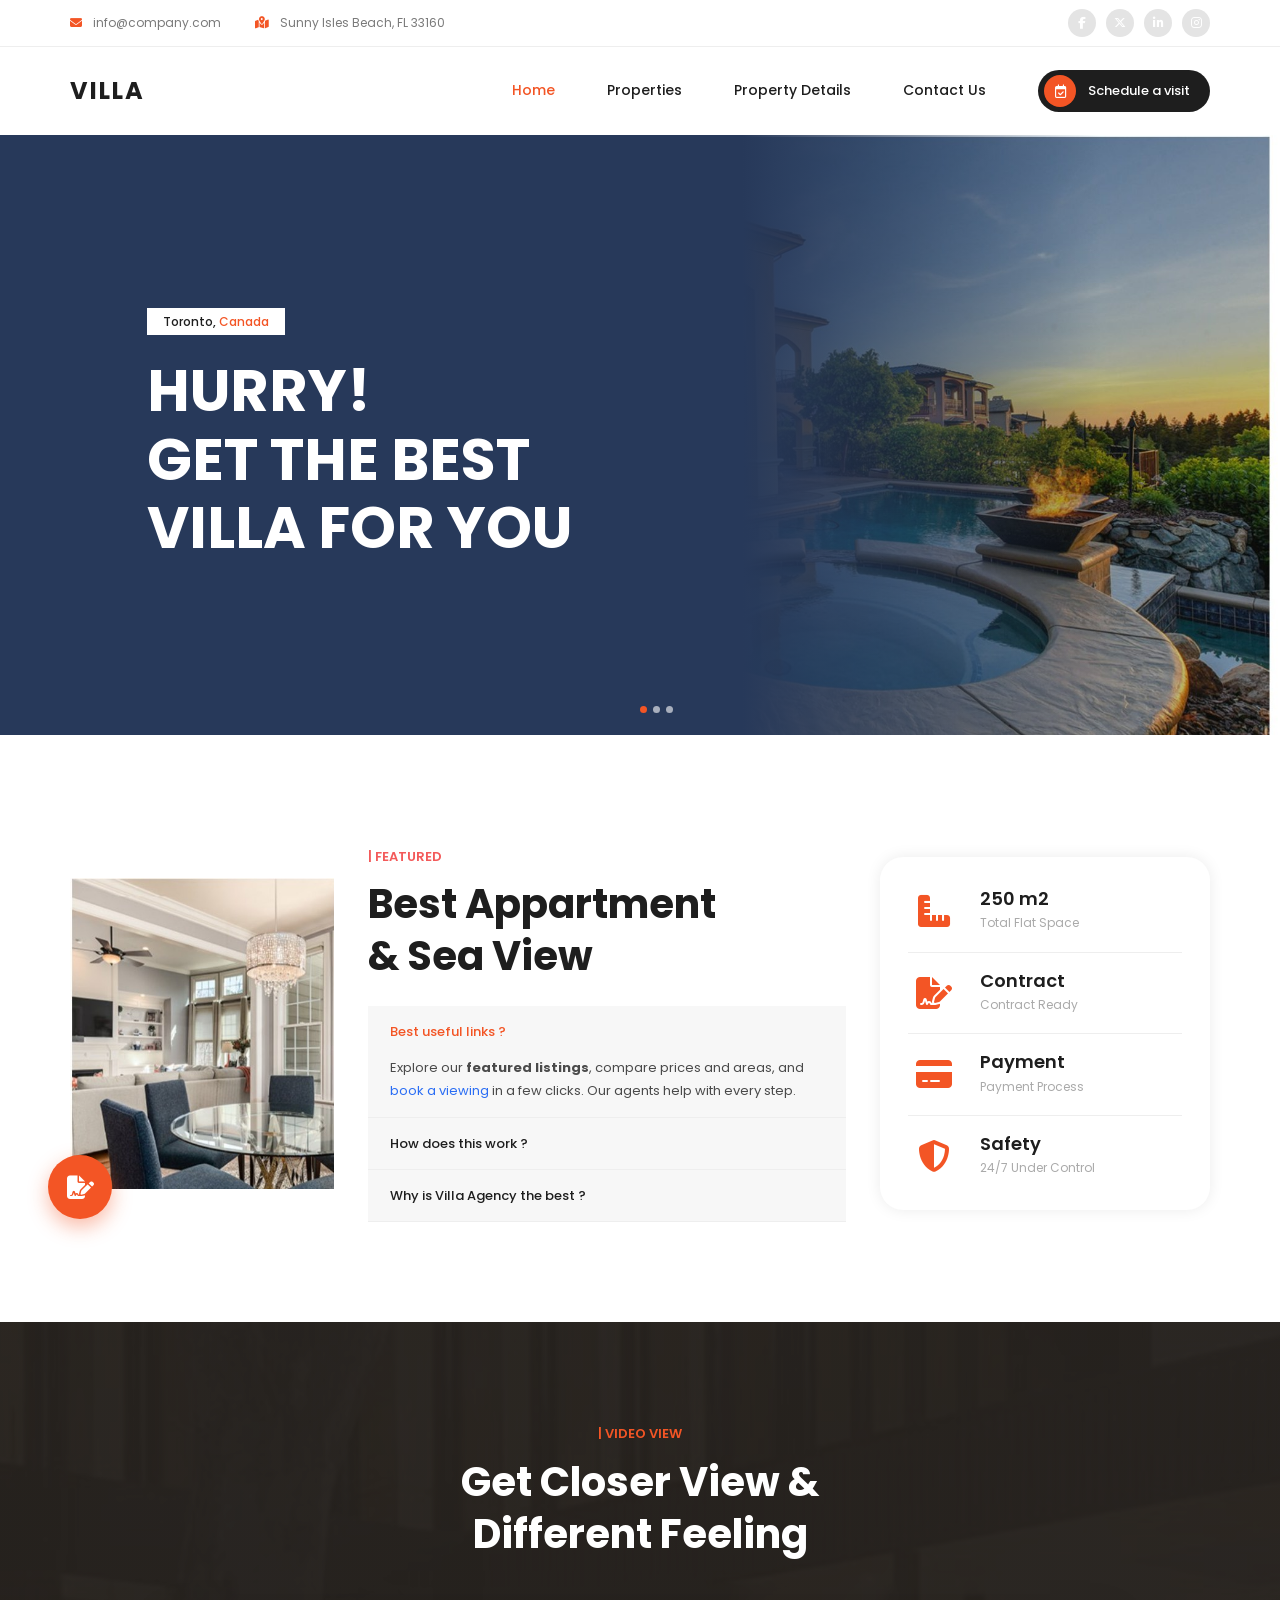
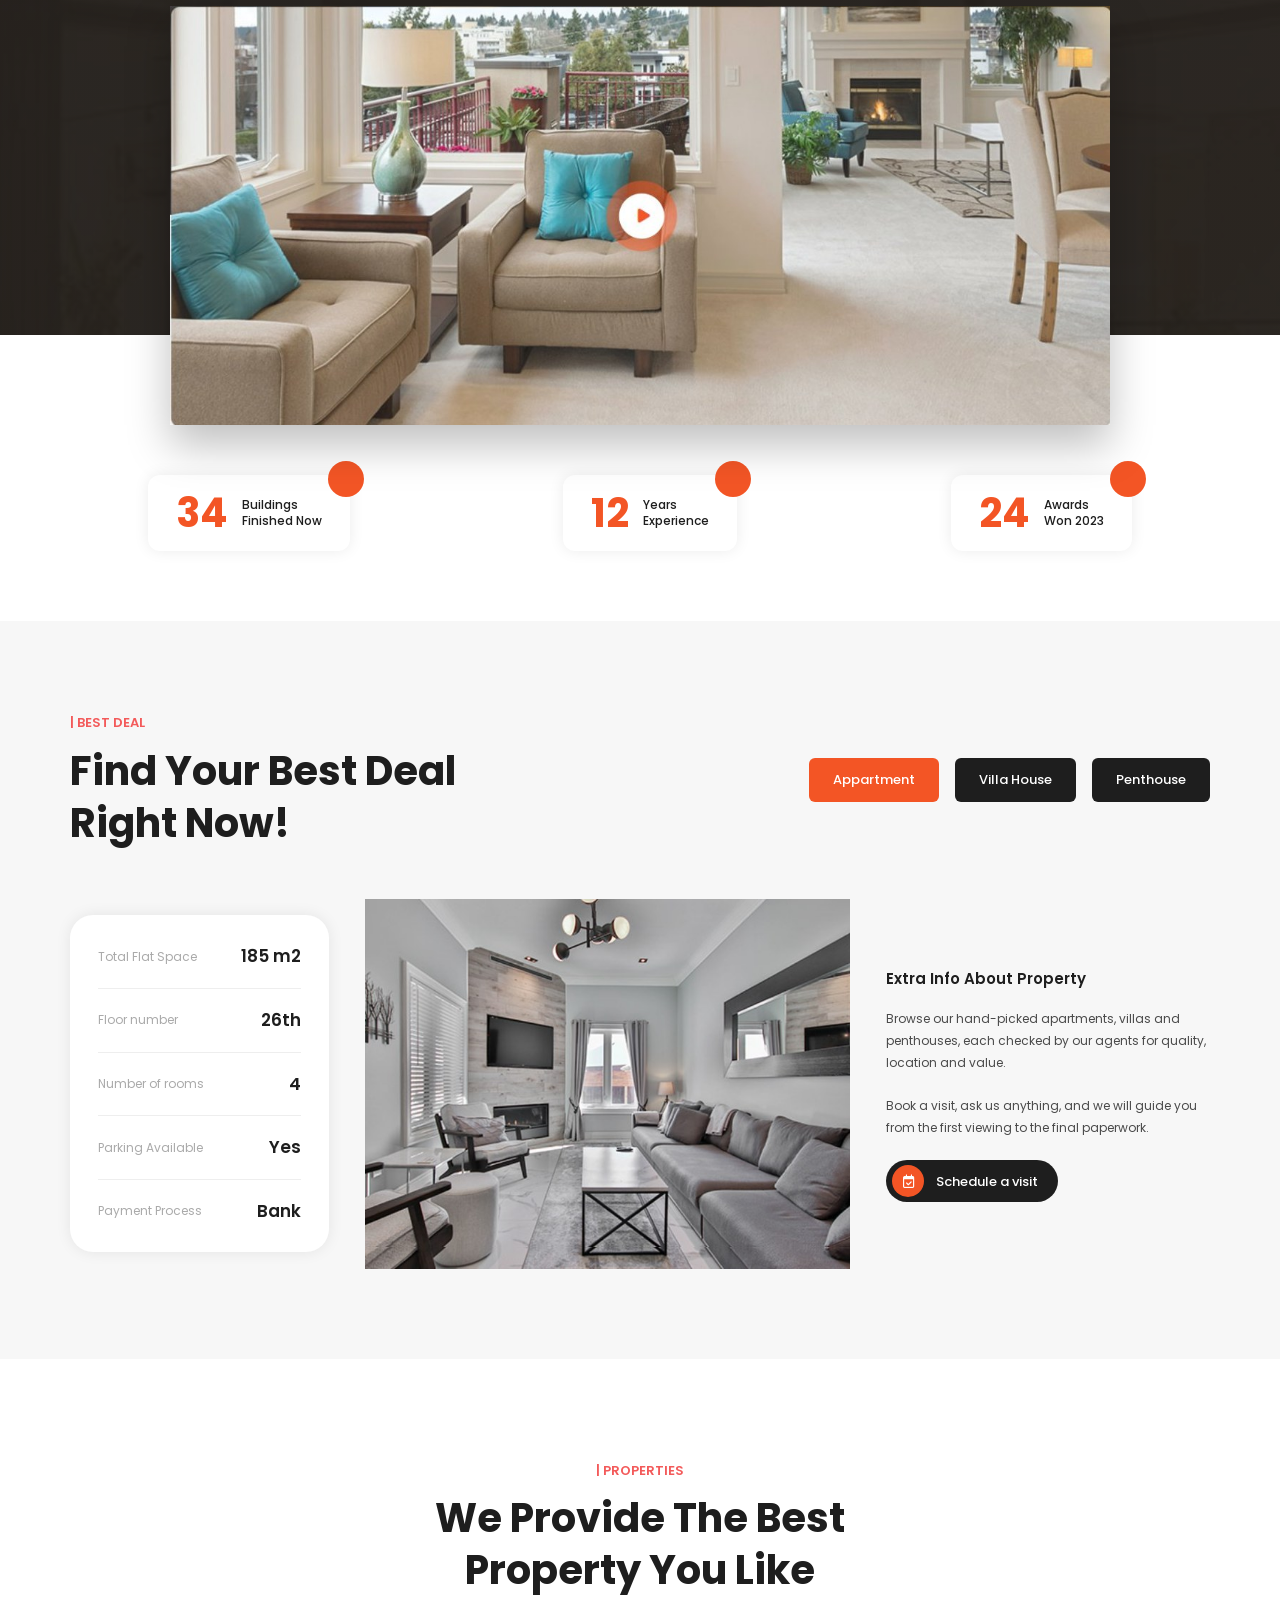
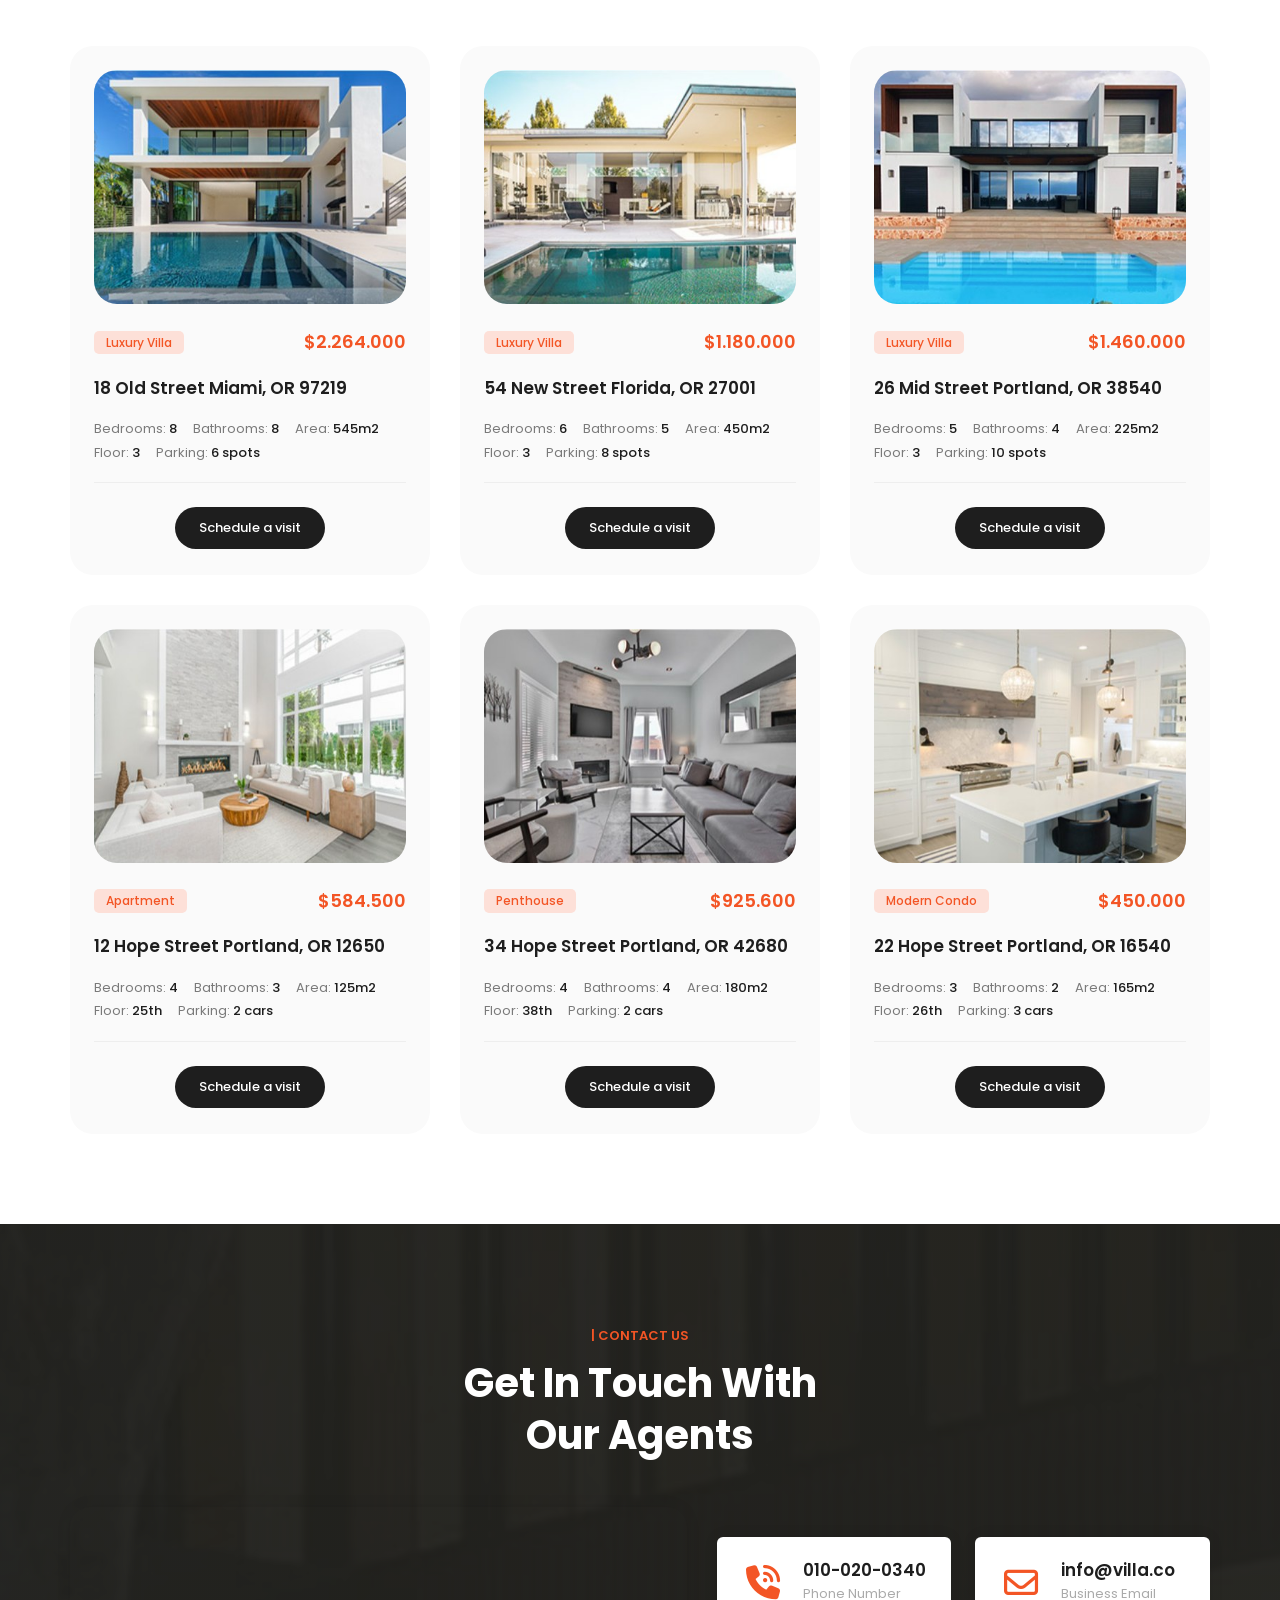
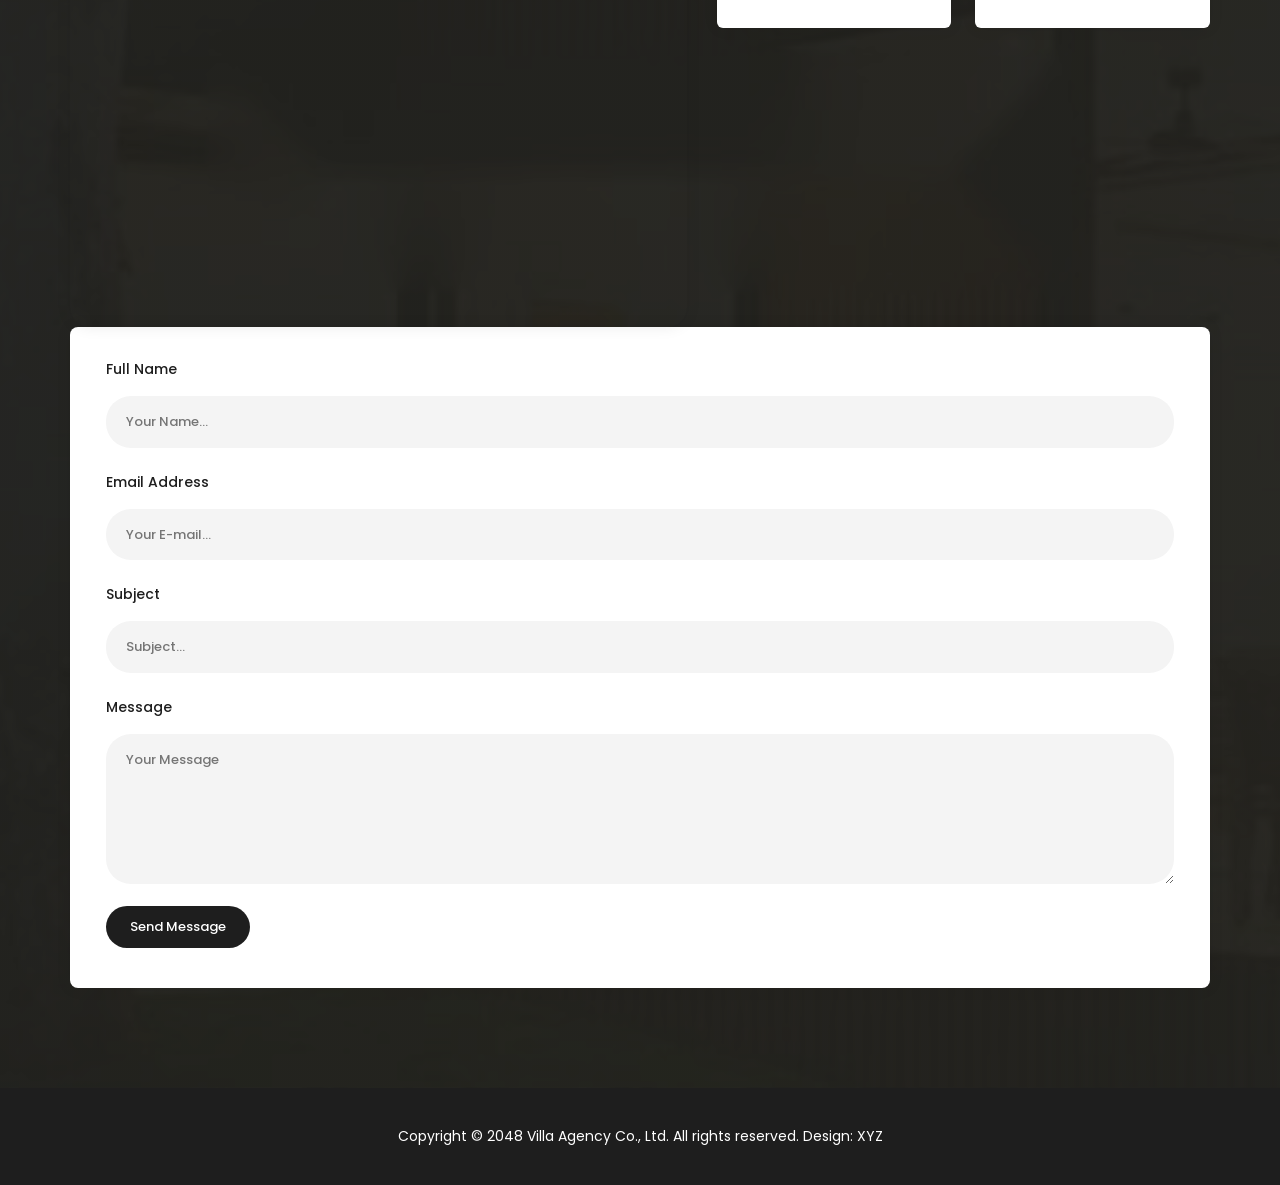
<file: villa-website/index.html>
<!DOCTYPE html>
<html lang="en">

<head>
  <meta charset="UTF-8">
  <meta name="viewport" content="width=device-width, initial-scale=1">
  <title>Villa – Home</title>
  <link rel="preconnect" href="https://fonts.googleapis.com">
  <link href="https://fonts.googleapis.com/css2?family=Poppins:wght@300;400;500;600;700&display=swap" rel="stylesheet">
  <link rel="stylesheet" href="https://cdnjs.cloudflare.com/ajax/libs/font-awesome/6.5.1/css/all.min.css">
  <link rel="stylesheet" href="style.css">
</head>

<body>
  <div class="topbar">
    <div class="container">
      <div class="topinfo"><span><i class="ico fa-solid fa-envelope"></i> info@company.com</span><span><i
            class="ico fa-solid fa-map-location-dot"></i> Sunny Isles Beach, FL 33160</span></div>
      <div class="social"><a href="#" aria-label="Facebook"><i class="fa-brands fa-facebook-f"></i></a><a href="#"
          aria-label="Twitter"><i class="fa-brands fa-x-twitter"></i></a><a href="#" aria-label="LinkedIn"><i
            class="fa-brands fa-linkedin-in"></i></a><a href="#" aria-label="Instagram"><i
            class="fa-brands fa-instagram"></i></a></div>
    </div>
  </div>
  <header class="site-header">
    <div class="container nav">
      <a href="index.html" class="logo">VILLA</a>
      <input type="checkbox" id="menu-toggle"><label for="menu-toggle" class="burger"><i
          class="fa-solid fa-bars"></i></label>
      <ul class="menu">
        <li><a href="index.html" class=active>Home</a></li>
        <li><a href="properties.html">Properties</a></li>
        <li><a href="property-1.html">Property Details</a></li>
        <li><a href="contact.html">Contact Us</a></li>
        <li><a href="contact.html" class="btn btn-dark btn-sm"><span class="dot"><i
                class="fa-regular fa-calendar-check"></i></span>Schedule a visit</a></li>
      </ul>
    </div>
  </header>
  <section class="hero">
    <div class="hero-text container">
      <span class="loc">Toronto, <em>Canada</em></span>
      <h1>Hurry!<br>Get the best<br>villa for you</h1>
    </div>
    <div class="dots"><i class="on"></i><i></i><i></i></div>
  </section>

  <section class="featured container">
    <div class="feat-img"><img src="images/featured.jpg" alt="Interior"><a href="contact.html" class="fab"
        aria-label="Contract"><i class="fa-solid fa-file-signature"></i></a></div>
    <div class="feat-text">
      <div class="section-head left">
        <h6>| Featured</h6>
        <h2>Best Appartment<br>&amp; Sea View</h2>
      </div>
      <div class="accordion">
        <details open>
          <summary>Best useful links ?</summary>
          <p>Explore our <b>featured listings</b>, compare prices and areas, and <a href="properties.html">book a
              viewing</a> in a few clicks. Our agents help with every step.</p>
        </details>
        <details>
          <summary>How does this work ?</summary>
          <p>Browse the listings, choose a property you like and schedule a visit. We arrange the viewing and guide you
            through the paperwork.</p>
        </details>
        <details>
          <summary>Why is Villa Agency the best ?</summary>
          <p>Verified listings, honest pricing and friendly local experts available around the clock.</p>
        </details>
      </div>
    </div>
    <aside class="feat-stats">
      <div class="stat"><i class="fa-solid fa-ruler-combined"></i>
        <div>
          <h5>250 m2</h5><small>Total Flat Space</small>
        </div>
      </div>
      <div class="stat"><i class="fa-solid fa-file-signature"></i>
        <div>
          <h5>Contract</h5><small>Contract Ready</small>
        </div>
      </div>
      <div class="stat"><i class="fa-solid fa-credit-card"></i>
        <div>
          <h5>Payment</h5><small>Payment Process</small>
        </div>
      </div>
      <div class="stat"><i class="fa-solid fa-shield-halved"></i>
        <div>
          <h5>Safety</h5><small>24/7 Under Control</small>
        </div>
      </div>
    </aside>
  </section>

  <section class="video">
    <div class="section-head light">
      <h6>| Video View</h6>
      <h2>Get Closer View &amp;<br>Different Feeling</h2>
    </div>
    <div class="video-box"><a href="#" aria-label="Play video"><img src="images/video.jpg" alt="Property video"></a>
    </div>
    <div class="counters container">
      <div class="counter"><b>34</b><span>Buildings<br>Finished Now</span></div>
      <div class="counter"><b>12</b><span>Years<br>Experience</span></div>
      <div class="counter"><b>24</b><span>Awards<br>Won 2023</span></div>
    </div>
  </section>

  <section class="deal">
    <div class="container">
      <div class="deal-head">
        <div class="section-head left">
          <h6>| Best Deal</h6>
          <h2>Find Your Best Deal<br>Right Now!</h2>
        </div>
        <div class="tabs"><a class="btn btn-accent sq" href="properties.html">Appartment</a><a class="btn btn-dark sq"
            href="properties.html">Villa House</a><a class="btn btn-dark sq" href="properties.html">Penthouse</a></div>
      </div>
      <div class="deal-grid">
        <div class="spec-card">
          <p><span>Total Flat Space</span><b>185 m2</b></p>
          <p><span>Floor number</span><b>26th</b></p>
          <p><span>Number of rooms</span><b>4</b></p>
          <p><span>Parking Available</span><b>Yes</b></p>
          <p><span>Payment Process</span><b>Bank</b></p>
        </div>
        <img class="deal-img" src="images/detail-room.jpg" alt="Interior">
        <div class="deal-text">
          <h4>Extra Info About Property</h4>
          <p>Browse our hand-picked apartments, villas and penthouses, each checked by our agents for quality, location
            and value.</p>
          <p>Book a visit, ask us anything, and we will guide you from the first viewing to the final paperwork.</p>
          <a href="contact.html" class="btn btn-dark btn-sm"><span class="dot"><i
                class="fa-regular fa-calendar-check"></i></span>Schedule a visit</a>
        </div>
      </div>
    </div>
  </section>
  <section class="props container">
    <div class="section-head">
      <h6>| Properties</h6>
      <h2>We Provide The Best<br>Property You Like</h2>
    </div>
    <div class="grid-3">
      <article class="card" data-cat="villa"><a class="card-img" href="property-1.html"><img src="images/p1.jpg"
            alt="18 Old Street Miami, OR 97219"></a>
        <div class="card-top"><span class="tag">Luxury Villa</span><span class="price">$2.264.000</span></div>
        <h4><a href="property-1.html">18 Old Street Miami, OR 97219</a></h4>
        <ul class="specs">
          <li>Bedrooms: <b>8</b></li>
          <li>Bathrooms: <b>8</b></li>
          <li>Area: <b>545m2</b></li>
          <li>Floor: <b>3</b></li>
          <li>Parking: <b>6 spots</b></li>
        </ul>
        <div class="card-foot"><a href="contact.html" class="btn btn-dark">Schedule a visit</a></div>
      </article>
      <article class="card" data-cat="villa"><a class="card-img" href="property-2.html"><img src="images/p2.jpg"
            alt="54 New Street Florida, OR 27001"></a>
        <div class="card-top"><span class="tag">Luxury Villa</span><span class="price">$1.180.000</span></div>
        <h4><a href="property-2.html">54 New Street Florida, OR 27001</a></h4>
        <ul class="specs">
          <li>Bedrooms: <b>6</b></li>
          <li>Bathrooms: <b>5</b></li>
          <li>Area: <b>450m2</b></li>
          <li>Floor: <b>3</b></li>
          <li>Parking: <b>8 spots</b></li>
        </ul>
        <div class="card-foot"><a href="contact.html" class="btn btn-dark">Schedule a visit</a></div>
      </article>
      <article class="card" data-cat="villa"><a class="card-img" href="property-3.html"><img src="images/p3.jpg"
            alt="26 Mid Street Portland, OR 38540"></a>
        <div class="card-top"><span class="tag">Luxury Villa</span><span class="price">$1.460.000</span></div>
        <h4><a href="property-3.html">26 Mid Street Portland, OR 38540</a></h4>
        <ul class="specs">
          <li>Bedrooms: <b>5</b></li>
          <li>Bathrooms: <b>4</b></li>
          <li>Area: <b>225m2</b></li>
          <li>Floor: <b>3</b></li>
          <li>Parking: <b>10 spots</b></li>
        </ul>
        <div class="card-foot"><a href="contact.html" class="btn btn-dark">Schedule a visit</a></div>
      </article>
      <article class="card" data-cat="apartment"><a class="card-img" href="property-4.html"><img src="images/p4.jpg"
            alt="12 Hope Street Portland, OR 12650"></a>
        <div class="card-top"><span class="tag">Apartment</span><span class="price">$584.500</span></div>
        <h4><a href="property-4.html">12 Hope Street Portland, OR 12650</a></h4>
        <ul class="specs">
          <li>Bedrooms: <b>4</b></li>
          <li>Bathrooms: <b>3</b></li>
          <li>Area: <b>125m2</b></li>
          <li>Floor: <b>25th</b></li>
          <li>Parking: <b>2 cars</b></li>
        </ul>
        <div class="card-foot"><a href="contact.html" class="btn btn-dark">Schedule a visit</a></div>
      </article>
      <article class="card" data-cat="penthouse"><a class="card-img" href="property-5.html"><img src="images/p5.jpg"
            alt="34 Hope Street Portland, OR 42680"></a>
        <div class="card-top"><span class="tag">Penthouse</span><span class="price">$925.600</span></div>
        <h4><a href="property-5.html">34 Hope Street Portland, OR 42680</a></h4>
        <ul class="specs">
          <li>Bedrooms: <b>4</b></li>
          <li>Bathrooms: <b>4</b></li>
          <li>Area: <b>180m2</b></li>
          <li>Floor: <b>38th</b></li>
          <li>Parking: <b>2 cars</b></li>
        </ul>
        <div class="card-foot"><a href="contact.html" class="btn btn-dark">Schedule a visit</a></div>
      </article>
      <article class="card" data-cat="apartment"><a class="card-img" href="property-6.html"><img src="images/p6.jpg"
            alt="22 Hope Street Portland, OR 16540"></a>
        <div class="card-top"><span class="tag">Modern Condo</span><span class="price">$450.000</span></div>
        <h4><a href="property-6.html">22 Hope Street Portland, OR 16540</a></h4>
        <ul class="specs">
          <li>Bedrooms: <b>3</b></li>
          <li>Bathrooms: <b>2</b></li>
          <li>Area: <b>165m2</b></li>
          <li>Floor: <b>26th</b></li>
          <li>Parking: <b>3 cars</b></li>
        </ul>
        <div class="card-foot"><a href="contact.html" class="btn btn-dark">Schedule a visit</a></div>
      </article>
    </div>
  </section>
  <section class="contact">
    <div class="container">
      <div class="section-head light">
        <h6>| Contact Us</h6>
        <h2>Get In Touch With<br>Our Agents</h2>
      </div>
      <div class="contact-grid home">
        <div class="map">
  <iframe
    src="https://www.google.com/maps?q=Sunny+Isles+Beach,+FL&output=embed"
    width="100%" height="420" style="border:0;" allowfullscreen=""
    loading="lazy" referrerpolicy="no-referrer-when-downgrade"
    title="Map of Sunny Isles Beach"></iframe>
</div>
          <div class="info-cards row">
            <div class="info"><i class="fa-solid fa-phone-volume"></i>
              <div>
                <h5>010-020-0340</h5><small>Phone Number</small>
              </div>
            </div>
            <div class="info"><i class="fa-regular fa-envelope"></i>
              <div>
                <h5>info@villa.co</h5><small>Business Email</small>
              </div>
            </div>
          </div>
        </div>
        <form class="form" action="#" method="post">
          <label>Full Name<input type="text" placeholder="Your Name..." required></label>
          <label>Email Address<input type="email" placeholder="Your E-mail..." required></label>
          <label>Subject<input type="text" placeholder="Subject..."></label>
          <label>Message<textarea rows="5" placeholder="Your Message"></textarea></label>
          <button class="btn btn-dark" type="submit">Send Message</button>
        </form>
      </div>
    </div>
  </section>
  <footer>
    <div class="container">
      <p>Copyright © 2048 Villa Agency Co., Ltd. All rights reserved. Design: XYZ</p>
    </div>
  </footer>
</body>

</html>
</file>
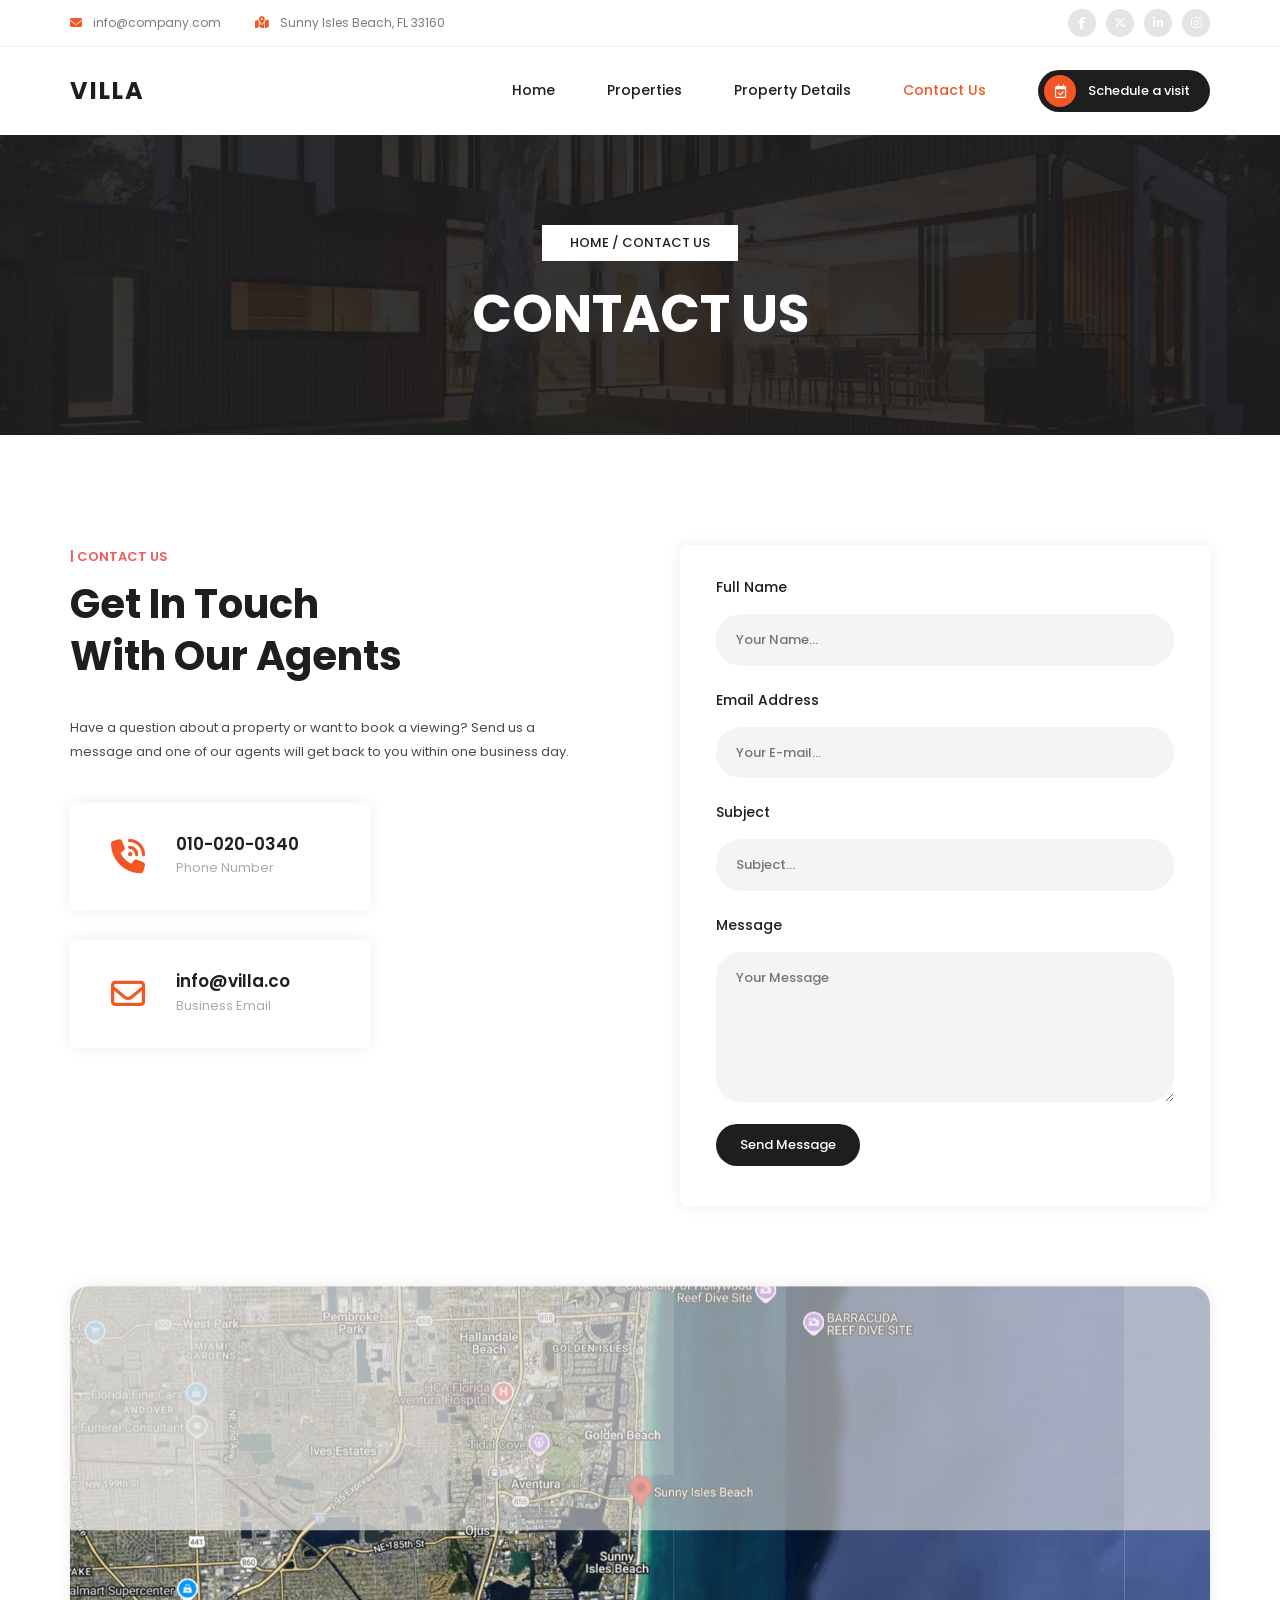
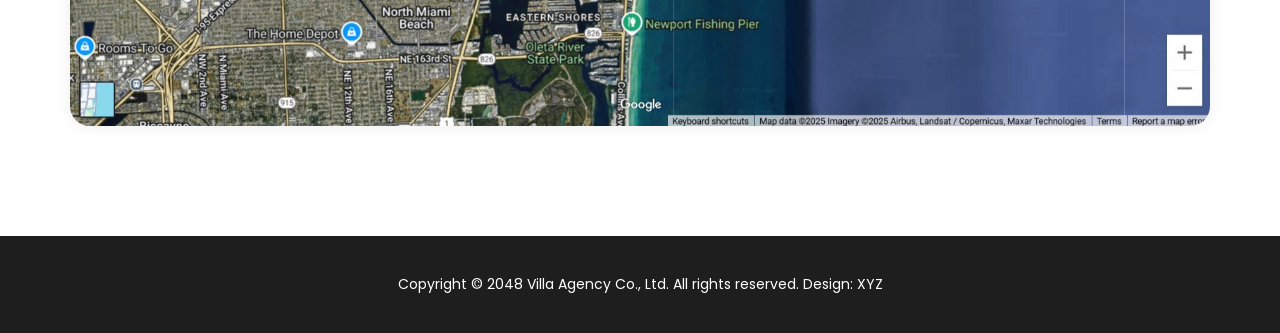
<file: villa-website/contact.html>
<!DOCTYPE html>
<html lang="en">

<head>
  <meta charset="UTF-8">
  <meta name="viewport" content="width=device-width, initial-scale=1">
  <title>Villa – Contact Us</title>
  <link rel="preconnect" href="https://fonts.googleapis.com">
  <link href="https://fonts.googleapis.com/css2?family=Poppins:wght@300;400;500;600;700&display=swap" rel="stylesheet">
  <link rel="stylesheet" href="https://cdnjs.cloudflare.com/ajax/libs/font-awesome/6.5.1/css/all.min.css">
  <link rel="stylesheet" href="style.css">
</head>

<body>
  <div class="topbar">
    <div class="container">
      <div class="topinfo"><span><i class="ico fa-solid fa-envelope"></i> info@company.com</span><span><i
            class="ico fa-solid fa-map-location-dot"></i> Sunny Isles Beach, FL 33160</span></div>
      <div class="social"><a href="#" aria-label="Facebook"><i class="fa-brands fa-facebook-f"></i></a><a href="#"
          aria-label="Twitter"><i class="fa-brands fa-x-twitter"></i></a><a href="#" aria-label="LinkedIn"><i
            class="fa-brands fa-linkedin-in"></i></a><a href="#" aria-label="Instagram"><i
            class="fa-brands fa-instagram"></i></a></div>
    </div>
  </div>
  <header class="site-header">
    <div class="container nav">
      <a href="index.html" class="logo">VILLA</a>
      <input type="checkbox" id="menu-toggle"><label for="menu-toggle" class="burger"><i
          class="fa-solid fa-bars"></i></label>
      <ul class="menu">
        <li><a href="index.html">Home</a></li>
        <li><a href="properties.html">Properties</a></li>
        <li><a href="property-1.html">Property Details</a></li>
        <li><a href="contact.html" class=active>Contact Us</a></li>
        <li><a href="contact.html" class="btn btn-dark btn-sm"><span class="dot"><i
                class="fa-regular fa-calendar-check"></i></span>Schedule a visit</a></li>
      </ul>
    </div>
  </header>
  <section class="banner">
    <div class="banner-inner"><span class="crumb">HOME / CONTACT US</span>
      <h1>Contact Us</h1>
    </div>
  </section>
  <section class="contact-page container">
    <div class="contact-grid">
      <div class="contact-left">
        <div class="section-head left">
          <h6>| Contact Us</h6>
          <h2>Get In Touch<br>With Our Agents</h2>
        </div>
        <p>Have a question about a property or want to book a viewing? Send us a message and one of our agents will get
          back to you within one business day.</p>
        <div class="info-cards">
          <div class="info"><i class="fa-solid fa-phone-volume"></i>
            <div>
              <h5>010-020-0340</h5><small>Phone Number</small>
            </div>
          </div>
          <div class="info"><i class="fa-regular fa-envelope"></i>
            <div>
              <h5>info@villa.co</h5><small>Business Email</small>
            </div>
          </div>
        </div>
      </div>
      <form class="form" action="#" method="post">
        <label>Full Name<input type="text" placeholder="Your Name..." required></label>
        <label>Email Address<input type="email" placeholder="Your E-mail..." required></label>
        <label>Subject<input type="text" placeholder="Subject..."></label>
        <label>Message<textarea rows="5" placeholder="Your Message"></textarea></label>
        <button class="btn btn-dark" type="submit">Send Message</button>
      </form>
    </div>
  </section>
  <section class="container map-wrap">
    <div class="map"><!-- Replace this image with a Google Maps <iframe> embed --><img src="images/map.jpg"
        alt="Map of Sunny Isles Beach"></div>
  </section>
  <footer>
    <div class="container">
      <p>Copyright © 2048 Villa Agency Co., Ltd. All rights reserved. Design: XYZ</p>
    </div>
  </footer>
</body>

</html>
</file>
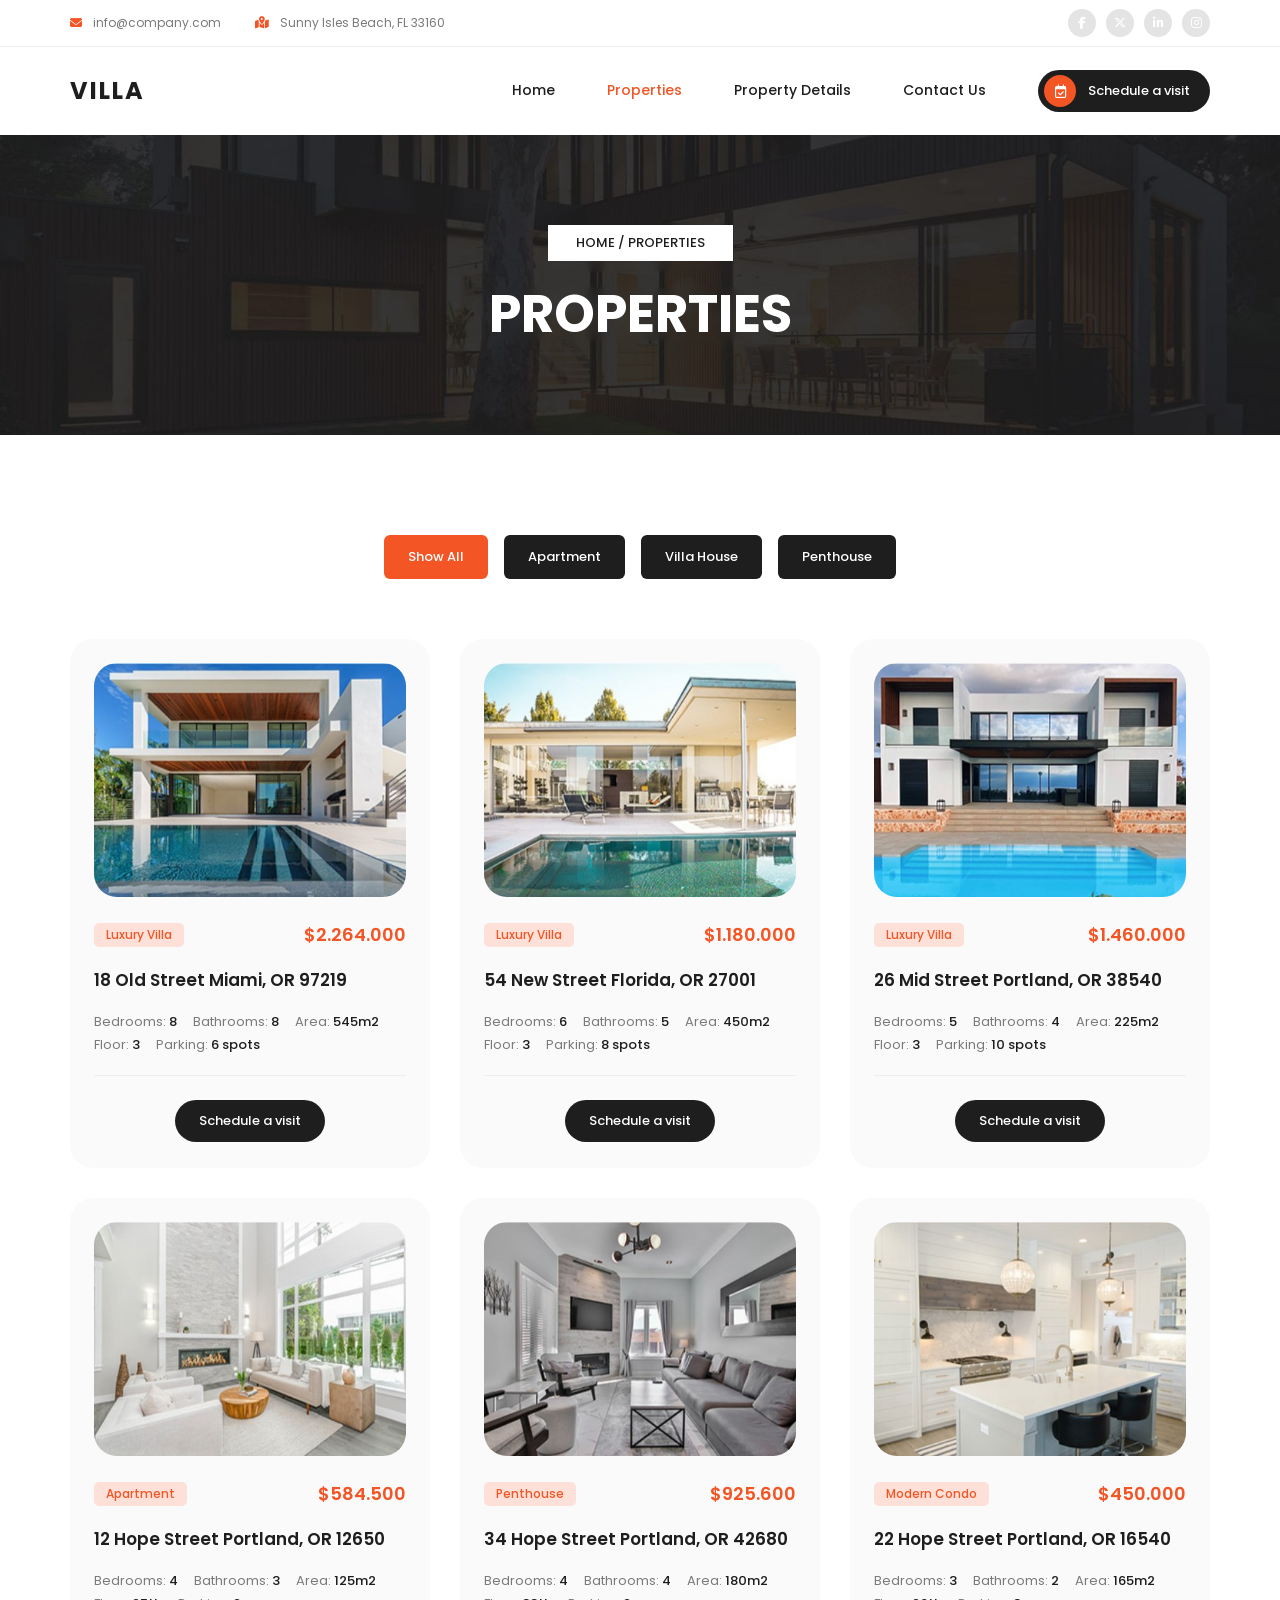
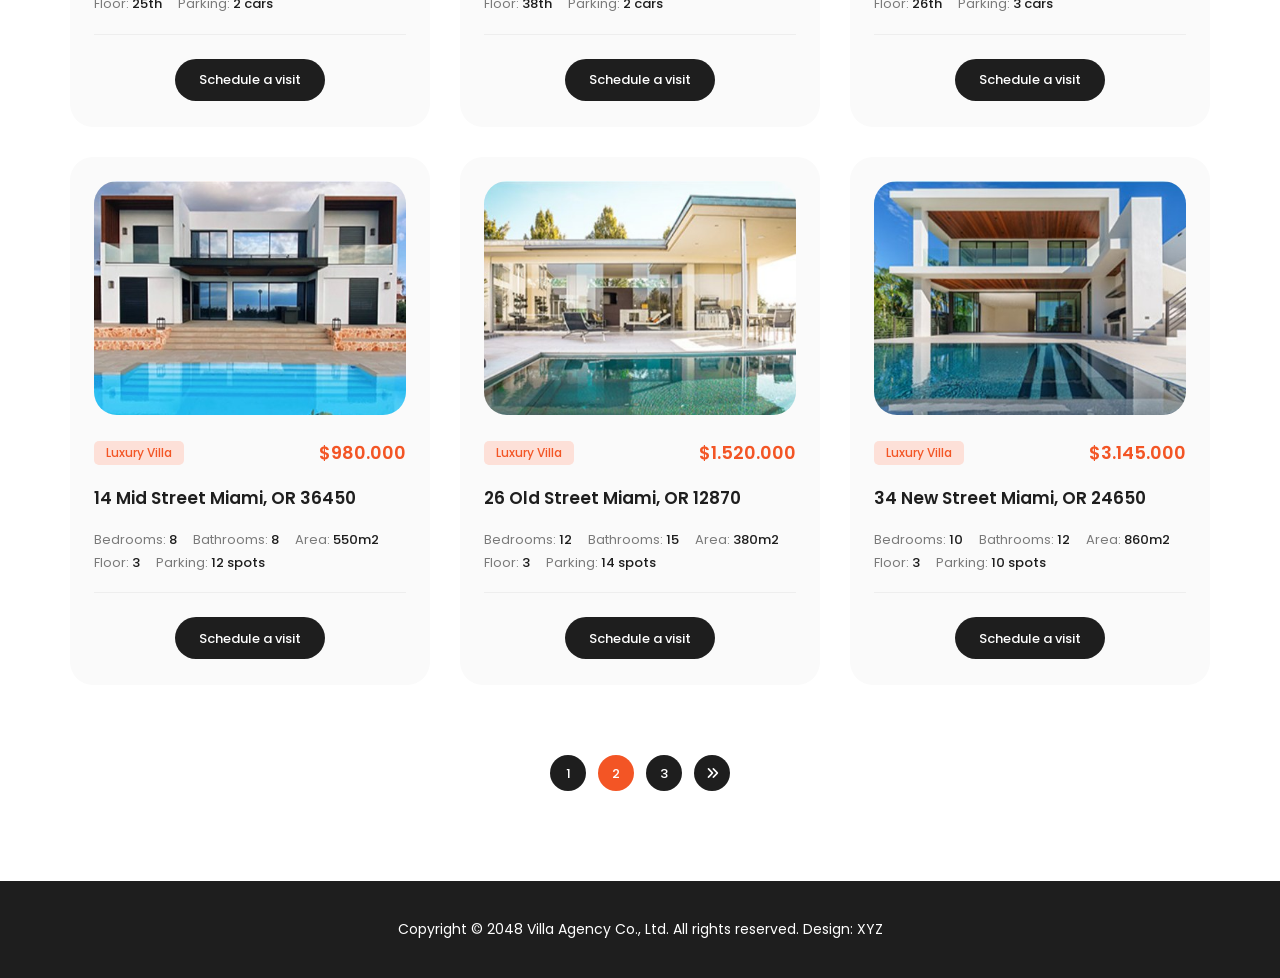
<file: villa-website/properties.html>
<!DOCTYPE html>
<html lang="en">

<head>
  <meta charset="UTF-8">
  <meta name="viewport" content="width=device-width, initial-scale=1">
  <title>Villa – Properties</title>
  <link rel="preconnect" href="https://fonts.googleapis.com">
  <link href="https://fonts.googleapis.com/css2?family=Poppins:wght@300;400;500;600;700&display=swap" rel="stylesheet">
  <link rel="stylesheet" href="https://cdnjs.cloudflare.com/ajax/libs/font-awesome/6.5.1/css/all.min.css">
  <link rel="stylesheet" href="style.css">
</head>

<body>
  <div class="topbar">
    <div class="container">
      <div class="topinfo"><span><i class="ico fa-solid fa-envelope"></i> info@company.com</span><span><i
            class="ico fa-solid fa-map-location-dot"></i> Sunny Isles Beach, FL 33160</span></div>
      <div class="social"><a href="#" aria-label="Facebook"><i class="fa-brands fa-facebook-f"></i></a><a href="#"
          aria-label="Twitter"><i class="fa-brands fa-x-twitter"></i></a><a href="#" aria-label="LinkedIn"><i
            class="fa-brands fa-linkedin-in"></i></a><a href="#" aria-label="Instagram"><i
            class="fa-brands fa-instagram"></i></a></div>
    </div>
  </div>
  <header class="site-header">
    <div class="container nav">
      <a href="index.html" class="logo">VILLA</a>
      <input type="checkbox" id="menu-toggle"><label for="menu-toggle" class="burger"><i
          class="fa-solid fa-bars"></i></label>
      <ul class="menu">
        <li><a href="index.html">Home</a></li>
        <li><a href="properties.html" class=active>Properties</a></li>
        <li><a href="property-1.html">Property Details</a></li>
        <li><a href="contact.html">Contact Us</a></li>
        <li><a href="contact.html" class="btn btn-dark btn-sm"><span class="dot"><i
                class="fa-regular fa-calendar-check"></i></span>Schedule a visit</a></li>
      </ul>
    </div>
  </header>
  <section class="banner">
    <div class="banner-inner"><span class="crumb">HOME / PROPERTIES</span>
      <h1>Properties</h1>
    </div>
  </section>
  <section class="props container filterable">
    <input type="radio" name="f" id="f-all" checked><input type="radio" name="f" id="f-apartment"><input type="radio"
      name="f" id="f-villa"><input type="radio" name="f" id="f-penthouse">
    <div class="filters"><label for="f-all" class="btn btn-dark sq">Show All</label><label for="f-apartment"
        class="btn btn-dark sq">Apartment</label><label for="f-villa" class="btn btn-dark sq">Villa House</label><label
        for="f-penthouse" class="btn btn-dark sq">Penthouse</label></div>
    <div class="grid-3">
      <article class="card" data-cat="villa"><a class="card-img" href="property-1.html"><img src="images/p1.jpg"
            alt="18 Old Street Miami, OR 97219"></a>
        <div class="card-top"><span class="tag">Luxury Villa</span><span class="price">$2.264.000</span></div>
        <h4><a href="property-1.html">18 Old Street Miami, OR 97219</a></h4>
        <ul class="specs">
          <li>Bedrooms: <b>8</b></li>
          <li>Bathrooms: <b>8</b></li>
          <li>Area: <b>545m2</b></li>
          <li>Floor: <b>3</b></li>
          <li>Parking: <b>6 spots</b></li>
        </ul>
        <div class="card-foot"><a href="contact.html" class="btn btn-dark">Schedule a visit</a></div>
      </article>
      <article class="card" data-cat="villa"><a class="card-img" href="property-2.html"><img src="images/p2.jpg"
            alt="54 New Street Florida, OR 27001"></a>
        <div class="card-top"><span class="tag">Luxury Villa</span><span class="price">$1.180.000</span></div>
        <h4><a href="property-2.html">54 New Street Florida, OR 27001</a></h4>
        <ul class="specs">
          <li>Bedrooms: <b>6</b></li>
          <li>Bathrooms: <b>5</b></li>
          <li>Area: <b>450m2</b></li>
          <li>Floor: <b>3</b></li>
          <li>Parking: <b>8 spots</b></li>
        </ul>
        <div class="card-foot"><a href="contact.html" class="btn btn-dark">Schedule a visit</a></div>
      </article>
      <article class="card" data-cat="villa"><a class="card-img" href="property-3.html"><img src="images/p3.jpg"
            alt="26 Mid Street Portland, OR 38540"></a>
        <div class="card-top"><span class="tag">Luxury Villa</span><span class="price">$1.460.000</span></div>
        <h4><a href="property-3.html">26 Mid Street Portland, OR 38540</a></h4>
        <ul class="specs">
          <li>Bedrooms: <b>5</b></li>
          <li>Bathrooms: <b>4</b></li>
          <li>Area: <b>225m2</b></li>
          <li>Floor: <b>3</b></li>
          <li>Parking: <b>10 spots</b></li>
        </ul>
        <div class="card-foot"><a href="contact.html" class="btn btn-dark">Schedule a visit</a></div>
      </article>
      <article class="card" data-cat="apartment"><a class="card-img" href="property-4.html"><img src="images/p4.jpg"
            alt="12 Hope Street Portland, OR 12650"></a>
        <div class="card-top"><span class="tag">Apartment</span><span class="price">$584.500</span></div>
        <h4><a href="property-4.html">12 Hope Street Portland, OR 12650</a></h4>
        <ul class="specs">
          <li>Bedrooms: <b>4</b></li>
          <li>Bathrooms: <b>3</b></li>
          <li>Area: <b>125m2</b></li>
          <li>Floor: <b>25th</b></li>
          <li>Parking: <b>2 cars</b></li>
        </ul>
        <div class="card-foot"><a href="contact.html" class="btn btn-dark">Schedule a visit</a></div>
      </article>
      <article class="card" data-cat="penthouse"><a class="card-img" href="property-5.html"><img src="images/p5.jpg"
            alt="34 Hope Street Portland, OR 42680"></a>
        <div class="card-top"><span class="tag">Penthouse</span><span class="price">$925.600</span></div>
        <h4><a href="property-5.html">34 Hope Street Portland, OR 42680</a></h4>
        <ul class="specs">
          <li>Bedrooms: <b>4</b></li>
          <li>Bathrooms: <b>4</b></li>
          <li>Area: <b>180m2</b></li>
          <li>Floor: <b>38th</b></li>
          <li>Parking: <b>2 cars</b></li>
        </ul>
        <div class="card-foot"><a href="contact.html" class="btn btn-dark">Schedule a visit</a></div>
      </article>
      <article class="card" data-cat="apartment"><a class="card-img" href="property-6.html"><img src="images/p6.jpg"
            alt="22 Hope Street Portland, OR 16540"></a>
        <div class="card-top"><span class="tag">Modern Condo</span><span class="price">$450.000</span></div>
        <h4><a href="property-6.html">22 Hope Street Portland, OR 16540</a></h4>
        <ul class="specs">
          <li>Bedrooms: <b>3</b></li>
          <li>Bathrooms: <b>2</b></li>
          <li>Area: <b>165m2</b></li>
          <li>Floor: <b>26th</b></li>
          <li>Parking: <b>3 cars</b></li>
        </ul>
        <div class="card-foot"><a href="contact.html" class="btn btn-dark">Schedule a visit</a></div>
      </article>
      <article class="card" data-cat="villa"><a class="card-img" href="property-7.html"><img src="images/p3.jpg"
            alt="14 Mid Street Miami, OR 36450"></a>
        <div class="card-top"><span class="tag">Luxury Villa</span><span class="price">$980.000</span></div>
        <h4><a href="property-7.html">14 Mid Street Miami, OR 36450</a></h4>
        <ul class="specs">
          <li>Bedrooms: <b>8</b></li>
          <li>Bathrooms: <b>8</b></li>
          <li>Area: <b>550m2</b></li>
          <li>Floor: <b>3</b></li>
          <li>Parking: <b>12 spots</b></li>
        </ul>
        <div class="card-foot"><a href="contact.html" class="btn btn-dark">Schedule a visit</a></div>
      </article>
      <article class="card" data-cat="villa"><a class="card-img" href="property-8.html"><img src="images/p2.jpg"
            alt="26 Old Street Miami, OR 12870"></a>
        <div class="card-top"><span class="tag">Luxury Villa</span><span class="price">$1.520.000</span></div>
        <h4><a href="property-8.html">26 Old Street Miami, OR 12870</a></h4>
        <ul class="specs">
          <li>Bedrooms: <b>12</b></li>
          <li>Bathrooms: <b>15</b></li>
          <li>Area: <b>380m2</b></li>
          <li>Floor: <b>3</b></li>
          <li>Parking: <b>14 spots</b></li>
        </ul>
        <div class="card-foot"><a href="contact.html" class="btn btn-dark">Schedule a visit</a></div>
      </article>
      <article class="card" data-cat="villa"><a class="card-img" href="property-9.html"><img src="images/p1.jpg"
            alt="34 New Street Miami, OR 24650"></a>
        <div class="card-top"><span class="tag">Luxury Villa</span><span class="price">$3.145.000</span></div>
        <h4><a href="property-9.html">34 New Street Miami, OR 24650</a></h4>
        <ul class="specs">
          <li>Bedrooms: <b>10</b></li>
          <li>Bathrooms: <b>12</b></li>
          <li>Area: <b>860m2</b></li>
          <li>Floor: <b>3</b></li>
          <li>Parking: <b>10 spots</b></li>
        </ul>
        <div class="card-foot"><a href="contact.html" class="btn btn-dark">Schedule a visit</a></div>
      </article>
    </div>
    <ul class="pager">
      <li><a href="#">1</a></li>
      <li><a href="#" class="on">2</a></li>
      <li><a href="#">3</a></li>
      <li><a href="#" aria-label="Next"><i class="fa-solid fa-angles-right"></i></a></li>
    </ul>
  </section>
  <footer>
    <div class="container">
      <p>Copyright © 2048 Villa Agency Co., Ltd. All rights reserved. Design: XYZ</p>
    </div>
  </footer>
</body>

</html>
</file>
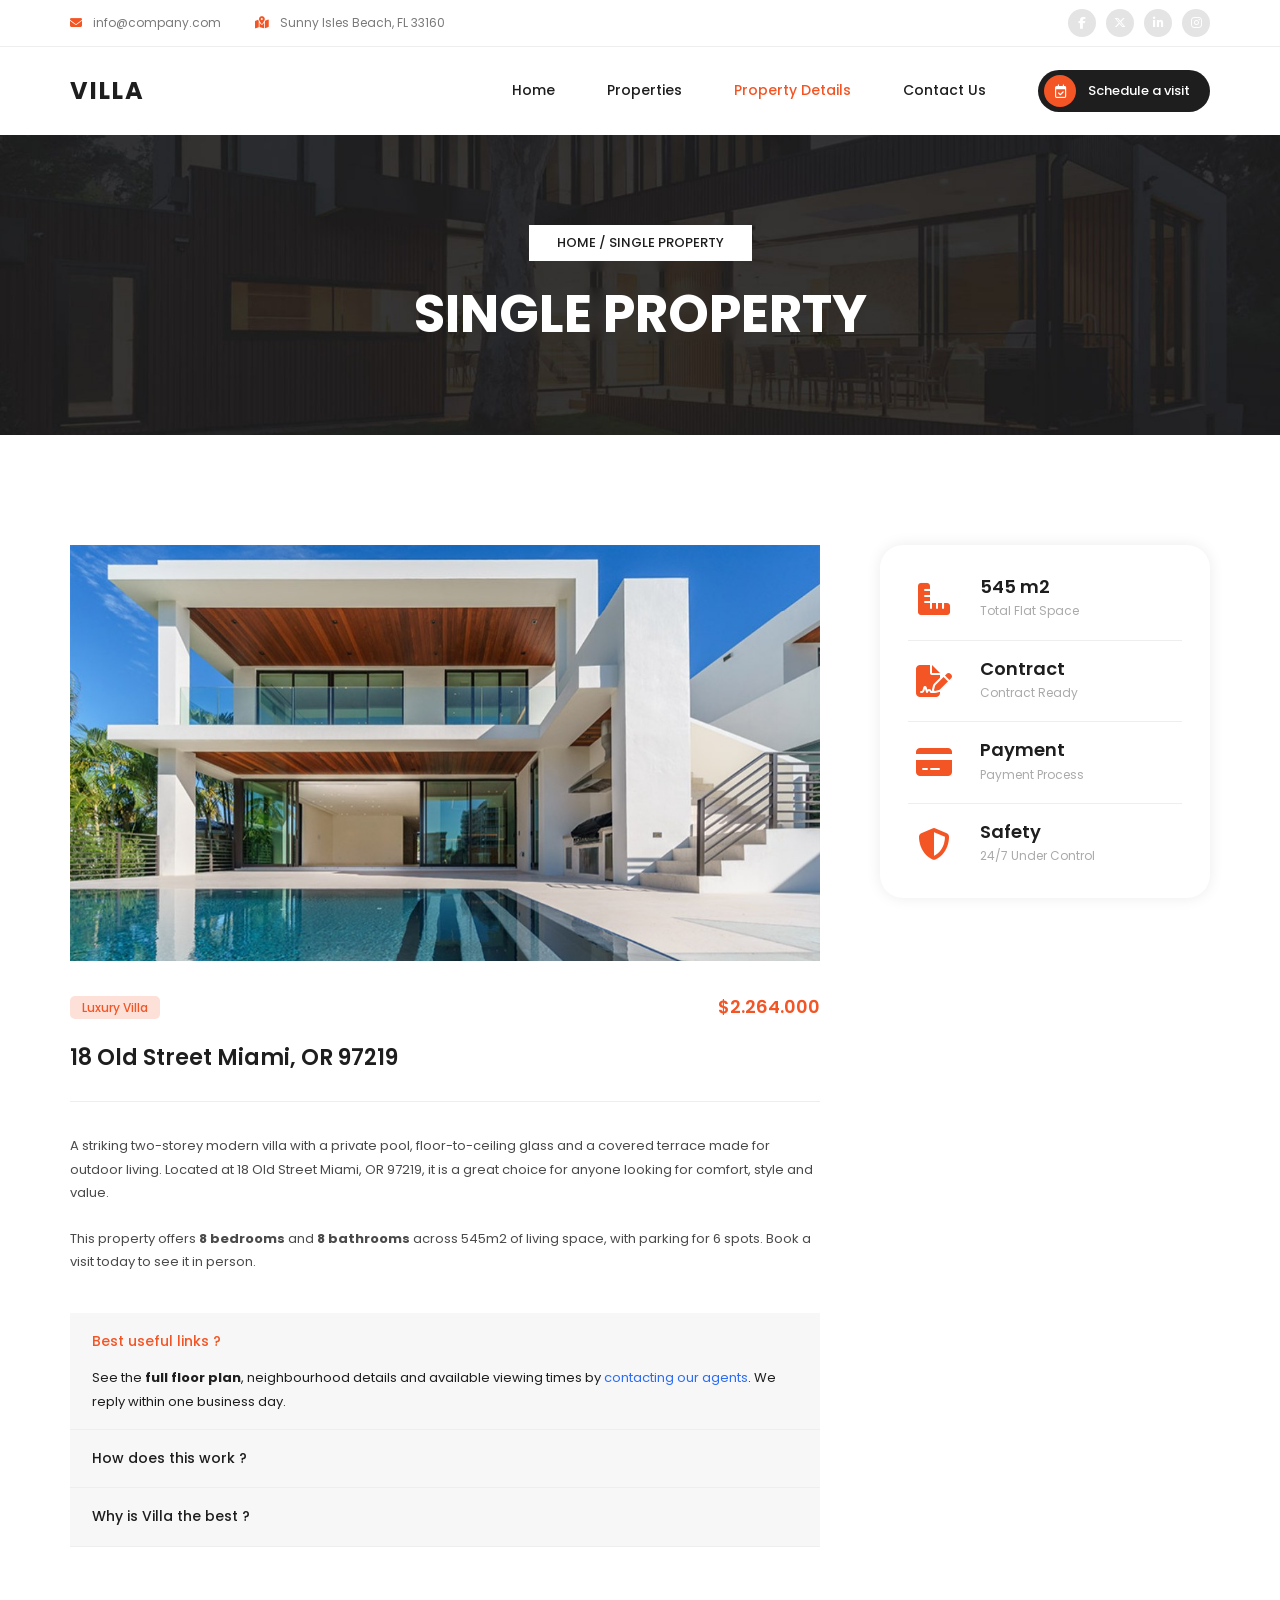
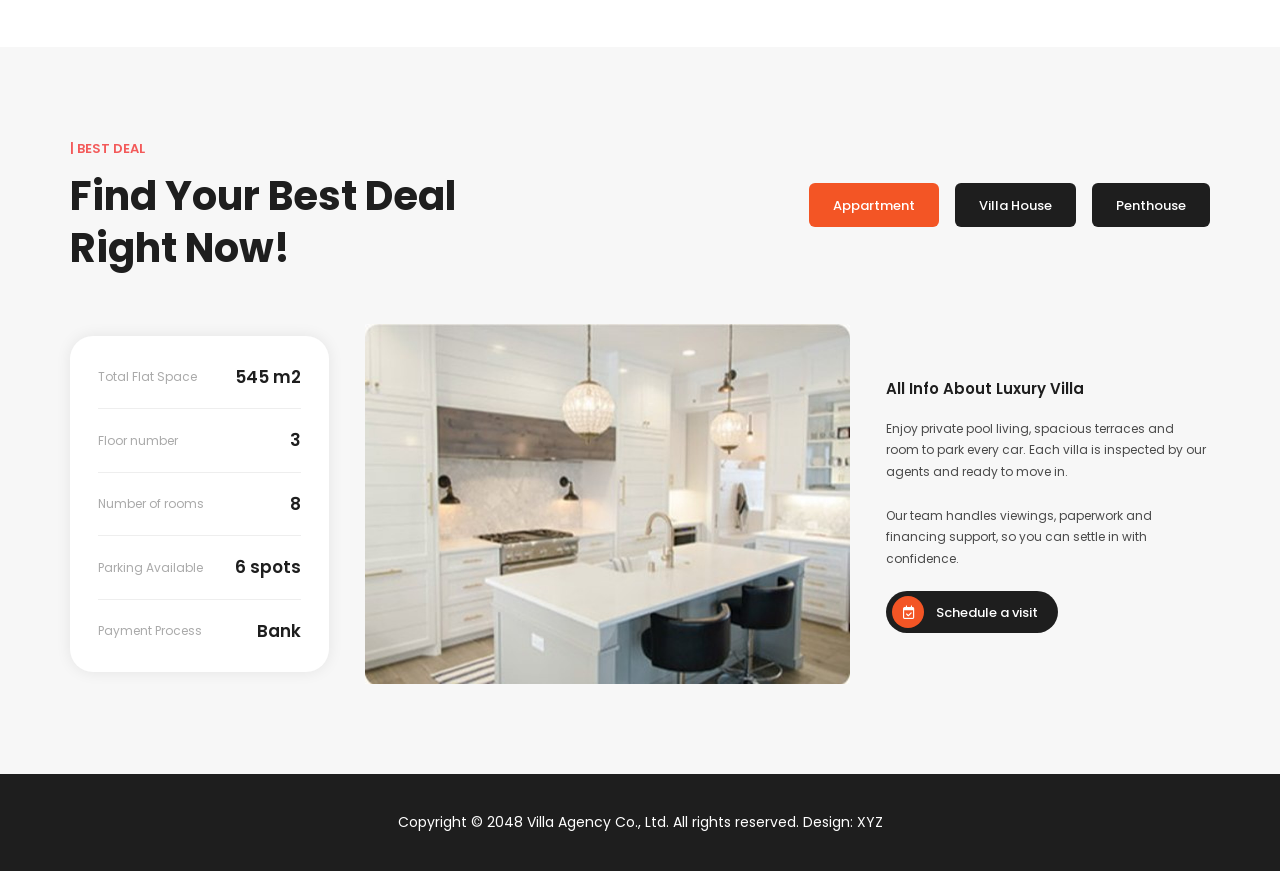
<file: villa-website/property-1.html>
<!DOCTYPE html>
<html lang="en">

<head>
  <meta charset="UTF-8">
  <meta name="viewport" content="width=device-width, initial-scale=1">
  <title>Villa – Property Details</title>
  <link rel="preconnect" href="https://fonts.googleapis.com">
  <link href="https://fonts.googleapis.com/css2?family=Poppins:wght@300;400;500;600;700&display=swap" rel="stylesheet">
  <link rel="stylesheet" href="https://cdnjs.cloudflare.com/ajax/libs/font-awesome/6.5.1/css/all.min.css">
  <link rel="stylesheet" href="style.css">
</head>

<body>
  <div class="topbar">
    <div class="container">
      <div class="topinfo"><span><i class="ico fa-solid fa-envelope"></i> info@company.com</span><span><i
            class="ico fa-solid fa-map-location-dot"></i> Sunny Isles Beach, FL 33160</span></div>
      <div class="social"><a href="#" aria-label="Facebook"><i class="fa-brands fa-facebook-f"></i></a><a href="#"
          aria-label="Twitter"><i class="fa-brands fa-x-twitter"></i></a><a href="#" aria-label="LinkedIn"><i
            class="fa-brands fa-linkedin-in"></i></a><a href="#" aria-label="Instagram"><i
            class="fa-brands fa-instagram"></i></a></div>
    </div>
  </div>
  <header class="site-header">
    <div class="container nav">
      <a href="index.html" class="logo">VILLA</a>
      <input type="checkbox" id="menu-toggle"><label for="menu-toggle" class="burger"><i
          class="fa-solid fa-bars"></i></label>
      <ul class="menu">
        <li><a href="index.html">Home</a></li>
        <li><a href="properties.html">Properties</a></li>
        <li><a href="property-1.html" class=active>Property Details</a></li>
        <li><a href="contact.html">Contact Us</a></li>
        <li><a href="contact.html" class="btn btn-dark btn-sm"><span class="dot"><i
                class="fa-regular fa-calendar-check"></i></span>Schedule a visit</a></li>
      </ul>
    </div>
  </header>
  <section class="banner">
    <div class="banner-inner"><span class="crumb">HOME / SINGLE PROPERTY</span>
      <h1>Single Property</h1>
    </div>
  </section>
  <section class="single container">
    <div class="single-main">
      <img src="images/big-p1.jpg" alt="18 Old Street Miami, OR 97219">
      <div class="card-top"><span class="tag">Luxury Villa</span><span class="price">$2.264.000</span></div>
      <h3>18 Old Street Miami, OR 97219</h3>
      <hr>
      <p>A striking two-storey modern villa with a private pool, floor-to-ceiling glass and a covered terrace made for
        outdoor living. Located at 18 Old Street Miami, OR 97219, it is a great choice for anyone looking for comfort,
        style and value.</p>
      <p>This property offers <b>8 bedrooms</b> and <b>8 bathrooms</b> across 545m2 of living space, with parking for 6
        spots. Book a visit today to see it in person.</p>
      <div class="accordion flat">
        <details open>
          <summary>Best useful links ?</summary>
          <p>See the <b>full floor plan</b>, neighbourhood details and available viewing times by <a
              href="contact.html">contacting our agents</a>. We reply within one business day.</p>
        </details>
        <details>
          <summary>How does this work ?</summary>
          <p>Choose a property, schedule a visit and our agent will show you around, then help with the paperwork.</p>
        </details>
        <details>
          <summary>Why is Villa the best ?</summary>
          <p>Verified listings, honest pricing and friendly local experts available around the clock.</p>
        </details>
      </div>
    </div>
    <aside class="feat-stats">
      <div class="stat"><i class="fa-solid fa-ruler-combined"></i>
        <div>
          <h5>545 m2</h5><small>Total Flat Space</small>
        </div>
      </div>
      <div class="stat"><i class="fa-solid fa-file-signature"></i>
        <div>
          <h5>Contract</h5><small>Contract Ready</small>
        </div>
      </div>
      <div class="stat"><i class="fa-solid fa-credit-card"></i>
        <div>
          <h5>Payment</h5><small>Payment Process</small>
        </div>
      </div>
      <div class="stat"><i class="fa-solid fa-shield-halved"></i>
        <div>
          <h5>Safety</h5><small>24/7 Under Control</small>
        </div>
      </div>
    </aside>
  </section>
  <section class="deal">
    <div class="container">
      <div class="deal-head">
        <div class="section-head left">
          <h6>| Best Deal</h6>
          <h2>Find Your Best Deal<br>Right Now!</h2>
        </div>
        <div class="tabs"><a class="btn btn-accent sq" href="properties.html">Appartment</a><a class="btn btn-dark sq"
            href="properties.html">Villa House</a><a class="btn btn-dark sq" href="properties.html">Penthouse</a></div>
      </div>
      <div class="deal-grid">
        <div class="spec-card">
          <p><span>Total Flat Space</span><b>545 m2</b></p>
          <p><span>Floor number</span><b>3</b></p>
          <p><span>Number of rooms</span><b>8</b></p>
          <p><span>Parking Available</span><b>6 spots</b></p>
          <p><span>Payment Process</span><b>Bank</b></p>
        </div>
        <img class="deal-img" src="images/big-p6.jpg" alt="Interior">
        <div class="deal-text">
          <h4>All Info About Luxury Villa</h4>
          <p>Enjoy private pool living, spacious terraces and room to park every car. Each villa is inspected by our
            agents and ready to move in.</p>
          <p>Our team handles viewings, paperwork and financing support, so you can settle in with confidence.</p>
          <a href="contact.html" class="btn btn-dark btn-sm"><span class="dot"><i
                class="fa-regular fa-calendar-check"></i></span>Schedule a visit</a>
        </div>
      </div>
    </div>
  </section>
  <footer>
    <div class="container">
      <p>Copyright © 2048 Villa Agency Co., Ltd. All rights reserved. Design: XYZ</p>
    </div>
  </footer>
</body>

</html>
</file>
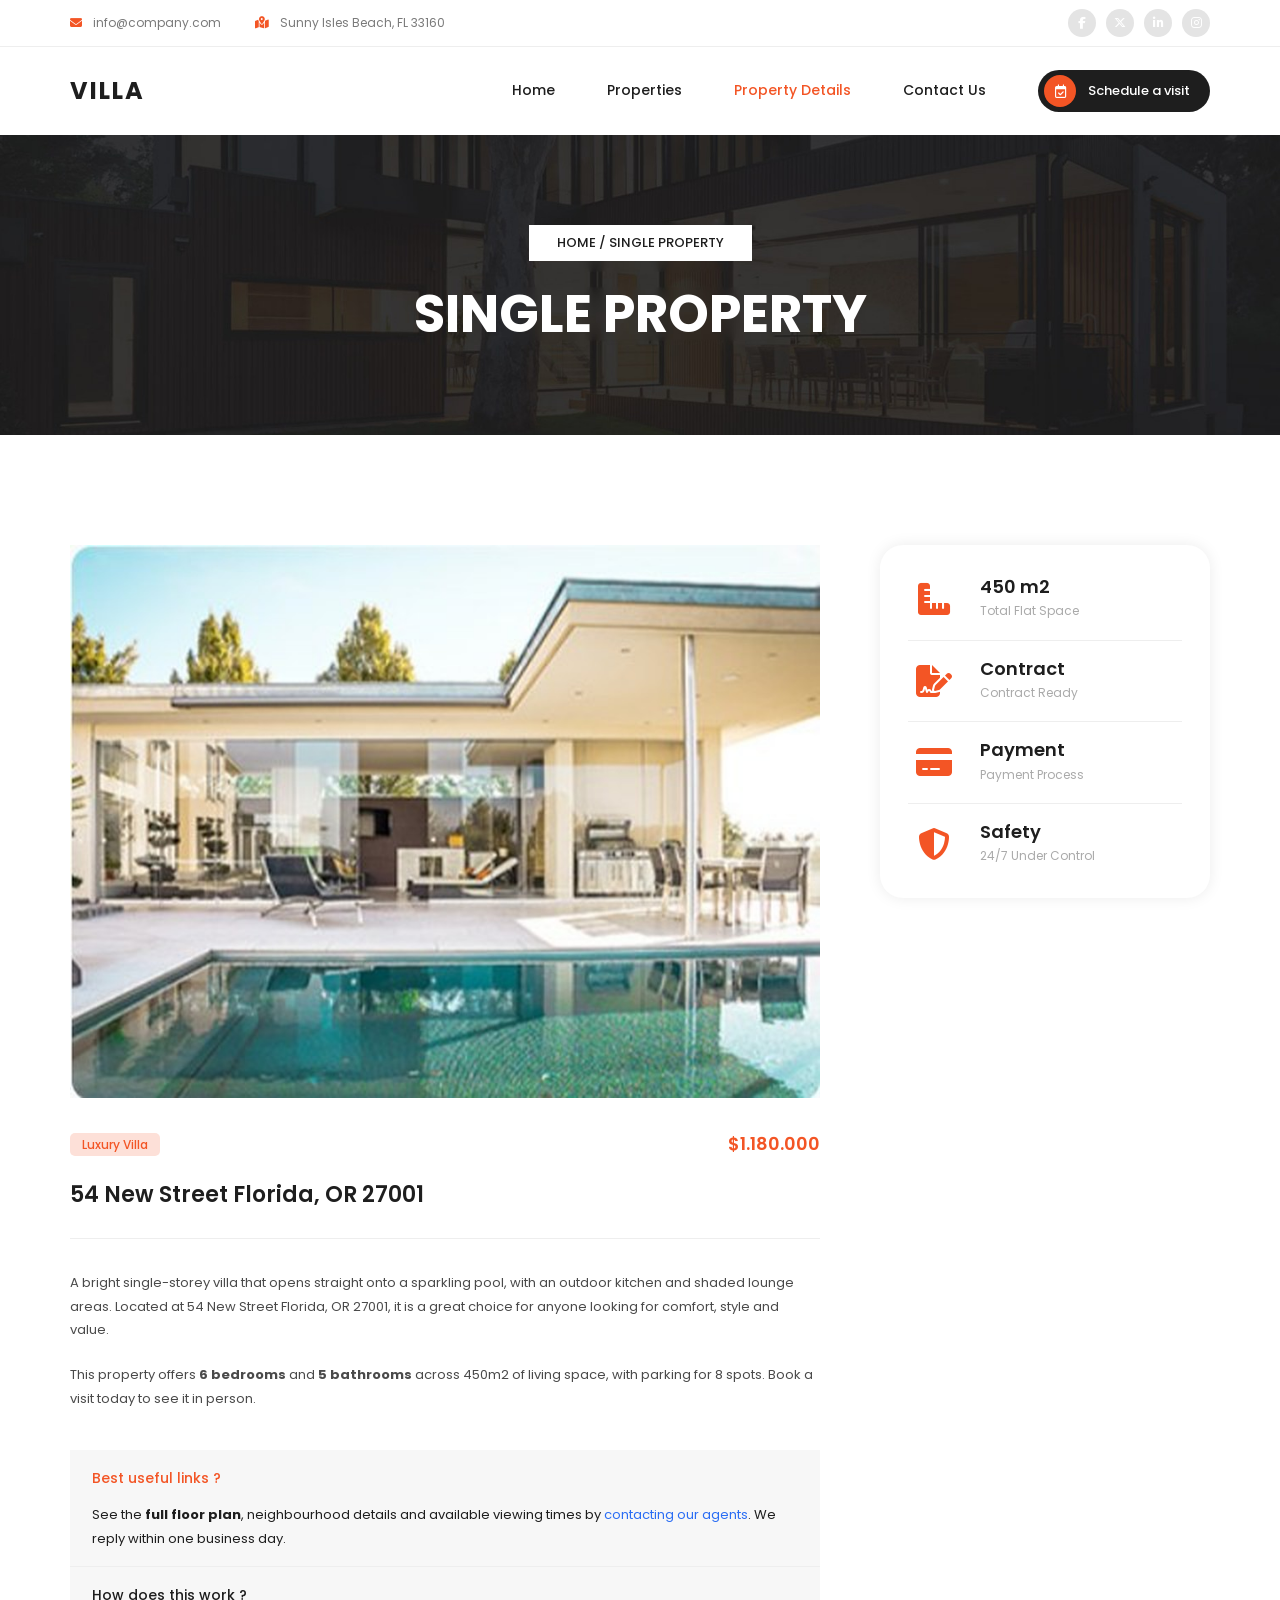
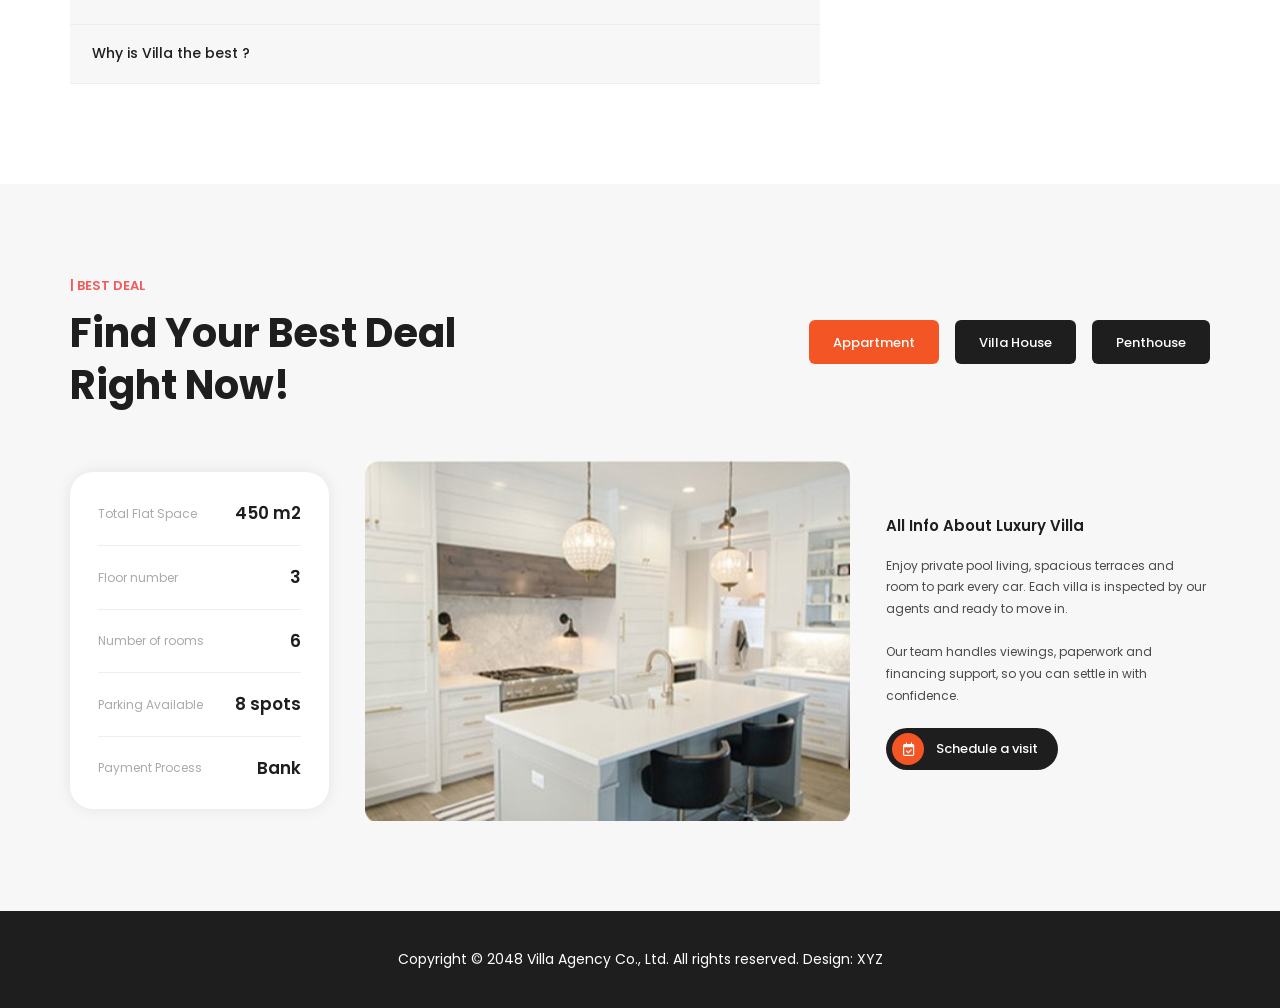
<file: villa-website/property-2.html>
<!DOCTYPE html>
<html lang="en">

<head>
  <meta charset="UTF-8">
  <meta name="viewport" content="width=device-width, initial-scale=1">
  <title>Villa – Property Details</title>
  <link rel="preconnect" href="https://fonts.googleapis.com">
  <link href="https://fonts.googleapis.com/css2?family=Poppins:wght@300;400;500;600;700&display=swap" rel="stylesheet">
  <link rel="stylesheet" href="https://cdnjs.cloudflare.com/ajax/libs/font-awesome/6.5.1/css/all.min.css">
  <link rel="stylesheet" href="style.css">
</head>

<body>
  <div class="topbar">
    <div class="container">
      <div class="topinfo"><span><i class="ico fa-solid fa-envelope"></i> info@company.com</span><span><i
            class="ico fa-solid fa-map-location-dot"></i> Sunny Isles Beach, FL 33160</span></div>
      <div class="social"><a href="#" aria-label="Facebook"><i class="fa-brands fa-facebook-f"></i></a><a href="#"
          aria-label="Twitter"><i class="fa-brands fa-x-twitter"></i></a><a href="#" aria-label="LinkedIn"><i
            class="fa-brands fa-linkedin-in"></i></a><a href="#" aria-label="Instagram"><i
            class="fa-brands fa-instagram"></i></a></div>
    </div>
  </div>
  <header class="site-header">
    <div class="container nav">
      <a href="index.html" class="logo">VILLA</a>
      <input type="checkbox" id="menu-toggle"><label for="menu-toggle" class="burger"><i
          class="fa-solid fa-bars"></i></label>
      <ul class="menu">
        <li><a href="index.html">Home</a></li>
        <li><a href="properties.html">Properties</a></li>
        <li><a href="property-1.html" class=active>Property Details</a></li>
        <li><a href="contact.html">Contact Us</a></li>
        <li><a href="contact.html" class="btn btn-dark btn-sm"><span class="dot"><i
                class="fa-regular fa-calendar-check"></i></span>Schedule a visit</a></li>
      </ul>
    </div>
  </header>
  <section class="banner">
    <div class="banner-inner"><span class="crumb">HOME / SINGLE PROPERTY</span>
      <h1>Single Property</h1>
    </div>
  </section>
  <section class="single container">
    <div class="single-main">
      <img src="images/big-p2.jpg" alt="54 New Street Florida, OR 27001">
      <div class="card-top"><span class="tag">Luxury Villa</span><span class="price">$1.180.000</span></div>
      <h3>54 New Street Florida, OR 27001</h3>
      <hr>
      <p>A bright single-storey villa that opens straight onto a sparkling pool, with an outdoor kitchen and shaded
        lounge areas. Located at 54 New Street Florida, OR 27001, it is a great choice for anyone looking for comfort,
        style and value.</p>
      <p>This property offers <b>6 bedrooms</b> and <b>5 bathrooms</b> across 450m2 of living space, with parking for 8
        spots. Book a visit today to see it in person.</p>
      <div class="accordion flat">
        <details open>
          <summary>Best useful links ?</summary>
          <p>See the <b>full floor plan</b>, neighbourhood details and available viewing times by <a
              href="contact.html">contacting our agents</a>. We reply within one business day.</p>
        </details>
        <details>
          <summary>How does this work ?</summary>
          <p>Choose a property, schedule a visit and our agent will show you around, then help with the paperwork.</p>
        </details>
        <details>
          <summary>Why is Villa the best ?</summary>
          <p>Verified listings, honest pricing and friendly local experts available around the clock.</p>
        </details>
      </div>
    </div>
    <aside class="feat-stats">
      <div class="stat"><i class="fa-solid fa-ruler-combined"></i>
        <div>
          <h5>450 m2</h5><small>Total Flat Space</small>
        </div>
      </div>
      <div class="stat"><i class="fa-solid fa-file-signature"></i>
        <div>
          <h5>Contract</h5><small>Contract Ready</small>
        </div>
      </div>
      <div class="stat"><i class="fa-solid fa-credit-card"></i>
        <div>
          <h5>Payment</h5><small>Payment Process</small>
        </div>
      </div>
      <div class="stat"><i class="fa-solid fa-shield-halved"></i>
        <div>
          <h5>Safety</h5><small>24/7 Under Control</small>
        </div>
      </div>
    </aside>
  </section>
  <section class="deal">
    <div class="container">
      <div class="deal-head">
        <div class="section-head left">
          <h6>| Best Deal</h6>
          <h2>Find Your Best Deal<br>Right Now!</h2>
        </div>
        <div class="tabs"><a class="btn btn-accent sq" href="properties.html">Appartment</a><a class="btn btn-dark sq"
            href="properties.html">Villa House</a><a class="btn btn-dark sq" href="properties.html">Penthouse</a></div>
      </div>
      <div class="deal-grid">
        <div class="spec-card">
          <p><span>Total Flat Space</span><b>450 m2</b></p>
          <p><span>Floor number</span><b>3</b></p>
          <p><span>Number of rooms</span><b>6</b></p>
          <p><span>Parking Available</span><b>8 spots</b></p>
          <p><span>Payment Process</span><b>Bank</b></p>
        </div>
        <img class="deal-img" src="images/big-p6.jpg" alt="Interior">
        <div class="deal-text">
          <h4>All Info About Luxury Villa</h4>
          <p>Enjoy private pool living, spacious terraces and room to park every car. Each villa is inspected by our
            agents and ready to move in.</p>
          <p>Our team handles viewings, paperwork and financing support, so you can settle in with confidence.</p>
          <a href="contact.html" class="btn btn-dark btn-sm"><span class="dot"><i
                class="fa-regular fa-calendar-check"></i></span>Schedule a visit</a>
        </div>
      </div>
    </div>
  </section>
  <footer>
    <div class="container">
      <p>Copyright © 2048 Villa Agency Co., Ltd. All rights reserved. Design: XYZ</p>
    </div>
  </footer>
</body>

</html>
</file>
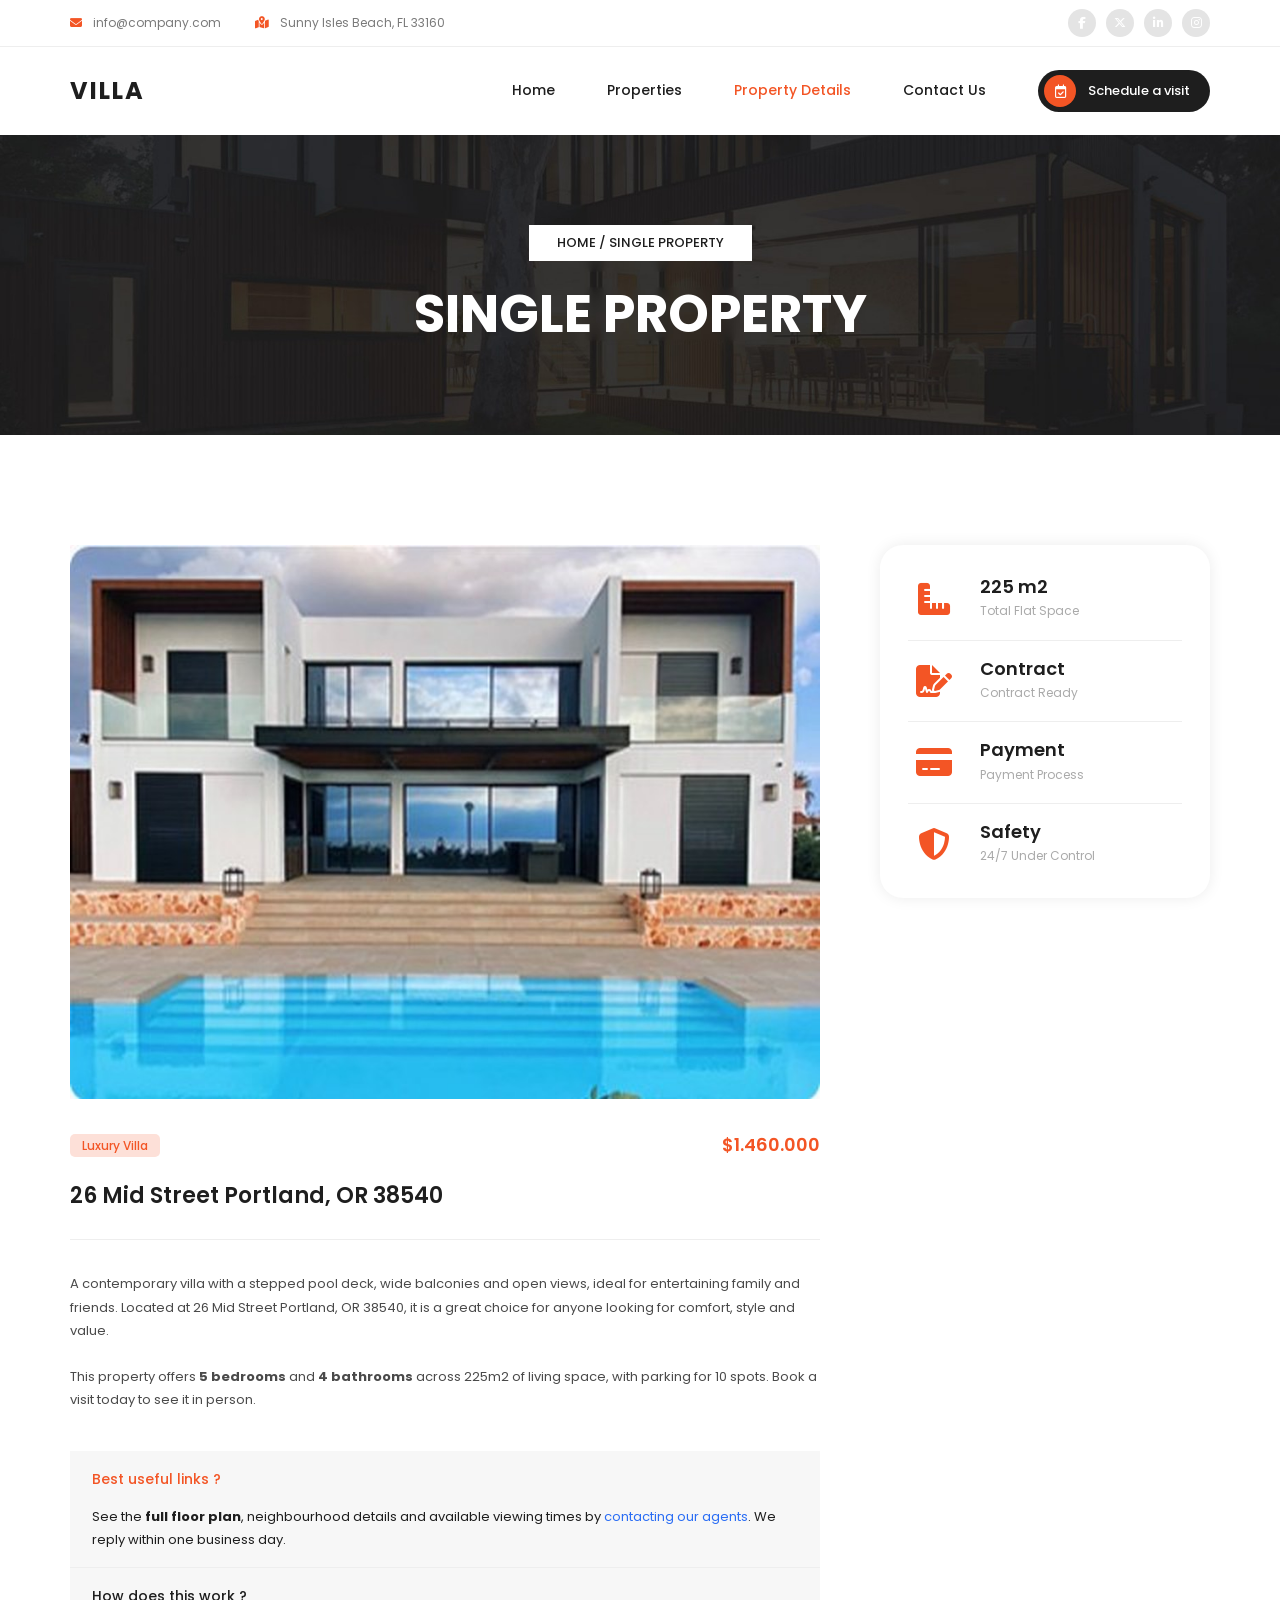
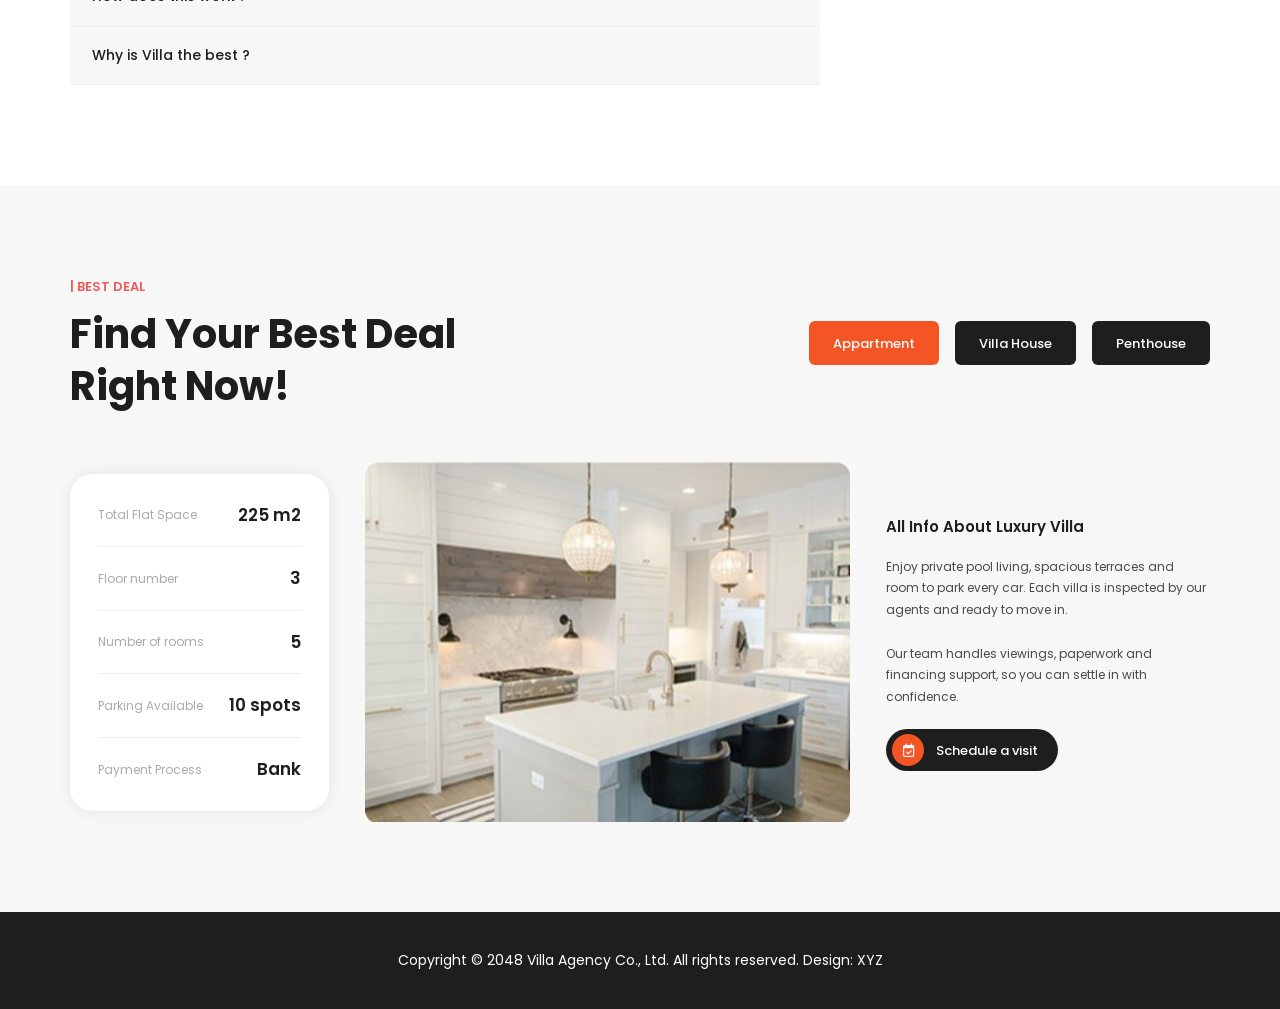
<file: villa-website/property-3.html>
<!DOCTYPE html>
<html lang="en">

<head>
  <meta charset="UTF-8">
  <meta name="viewport" content="width=device-width, initial-scale=1">
  <title>Villa – Property Details</title>
  <link rel="preconnect" href="https://fonts.googleapis.com">
  <link href="https://fonts.googleapis.com/css2?family=Poppins:wght@300;400;500;600;700&display=swap" rel="stylesheet">
  <link rel="stylesheet" href="https://cdnjs.cloudflare.com/ajax/libs/font-awesome/6.5.1/css/all.min.css">
  <link rel="stylesheet" href="style.css">
</head>

<body>
  <div class="topbar">
    <div class="container">
      <div class="topinfo"><span><i class="ico fa-solid fa-envelope"></i> info@company.com</span><span><i
            class="ico fa-solid fa-map-location-dot"></i> Sunny Isles Beach, FL 33160</span></div>
      <div class="social"><a href="#" aria-label="Facebook"><i class="fa-brands fa-facebook-f"></i></a><a href="#"
          aria-label="Twitter"><i class="fa-brands fa-x-twitter"></i></a><a href="#" aria-label="LinkedIn"><i
            class="fa-brands fa-linkedin-in"></i></a><a href="#" aria-label="Instagram"><i
            class="fa-brands fa-instagram"></i></a></div>
    </div>
  </div>
  <header class="site-header">
    <div class="container nav">
      <a href="index.html" class="logo">VILLA</a>
      <input type="checkbox" id="menu-toggle"><label for="menu-toggle" class="burger"><i
          class="fa-solid fa-bars"></i></label>
      <ul class="menu">
        <li><a href="index.html">Home</a></li>
        <li><a href="properties.html">Properties</a></li>
        <li><a href="property-1.html" class=active>Property Details</a></li>
        <li><a href="contact.html">Contact Us</a></li>
        <li><a href="contact.html" class="btn btn-dark btn-sm"><span class="dot"><i
                class="fa-regular fa-calendar-check"></i></span>Schedule a visit</a></li>
      </ul>
    </div>
  </header>
  <section class="banner">
    <div class="banner-inner"><span class="crumb">HOME / SINGLE PROPERTY</span>
      <h1>Single Property</h1>
    </div>
  </section>
  <section class="single container">
    <div class="single-main">
      <img src="images/big-p3.jpg" alt="26 Mid Street Portland, OR 38540">
      <div class="card-top"><span class="tag">Luxury Villa</span><span class="price">$1.460.000</span></div>
      <h3>26 Mid Street Portland, OR 38540</h3>
      <hr>
      <p>A contemporary villa with a stepped pool deck, wide balconies and open views, ideal for entertaining family and
        friends. Located at 26 Mid Street Portland, OR 38540, it is a great choice for anyone looking for comfort, style
        and value.</p>
      <p>This property offers <b>5 bedrooms</b> and <b>4 bathrooms</b> across 225m2 of living space, with parking for 10
        spots. Book a visit today to see it in person.</p>
      <div class="accordion flat">
        <details open>
          <summary>Best useful links ?</summary>
          <p>See the <b>full floor plan</b>, neighbourhood details and available viewing times by <a
              href="contact.html">contacting our agents</a>. We reply within one business day.</p>
        </details>
        <details>
          <summary>How does this work ?</summary>
          <p>Choose a property, schedule a visit and our agent will show you around, then help with the paperwork.</p>
        </details>
        <details>
          <summary>Why is Villa the best ?</summary>
          <p>Verified listings, honest pricing and friendly local experts available around the clock.</p>
        </details>
      </div>
    </div>
    <aside class="feat-stats">
      <div class="stat"><i class="fa-solid fa-ruler-combined"></i>
        <div>
          <h5>225 m2</h5><small>Total Flat Space</small>
        </div>
      </div>
      <div class="stat"><i class="fa-solid fa-file-signature"></i>
        <div>
          <h5>Contract</h5><small>Contract Ready</small>
        </div>
      </div>
      <div class="stat"><i class="fa-solid fa-credit-card"></i>
        <div>
          <h5>Payment</h5><small>Payment Process</small>
        </div>
      </div>
      <div class="stat"><i class="fa-solid fa-shield-halved"></i>
        <div>
          <h5>Safety</h5><small>24/7 Under Control</small>
        </div>
      </div>
    </aside>
  </section>
  <section class="deal">
    <div class="container">
      <div class="deal-head">
        <div class="section-head left">
          <h6>| Best Deal</h6>
          <h2>Find Your Best Deal<br>Right Now!</h2>
        </div>
        <div class="tabs"><a class="btn btn-accent sq" href="properties.html">Appartment</a><a class="btn btn-dark sq"
            href="properties.html">Villa House</a><a class="btn btn-dark sq" href="properties.html">Penthouse</a></div>
      </div>
      <div class="deal-grid">
        <div class="spec-card">
          <p><span>Total Flat Space</span><b>225 m2</b></p>
          <p><span>Floor number</span><b>3</b></p>
          <p><span>Number of rooms</span><b>5</b></p>
          <p><span>Parking Available</span><b>10 spots</b></p>
          <p><span>Payment Process</span><b>Bank</b></p>
        </div>
        <img class="deal-img" src="images/big-p6.jpg" alt="Interior">
        <div class="deal-text">
          <h4>All Info About Luxury Villa</h4>
          <p>Enjoy private pool living, spacious terraces and room to park every car. Each villa is inspected by our
            agents and ready to move in.</p>
          <p>Our team handles viewings, paperwork and financing support, so you can settle in with confidence.</p>
          <a href="contact.html" class="btn btn-dark btn-sm"><span class="dot"><i
                class="fa-regular fa-calendar-check"></i></span>Schedule a visit</a>
        </div>
      </div>
    </div>
  </section>
  <footer>
    <div class="container">
      <p>Copyright © 2048 Villa Agency Co., Ltd. All rights reserved. Design: XYZ</p>
    </div>
  </footer>
</body>

</html>
</file>
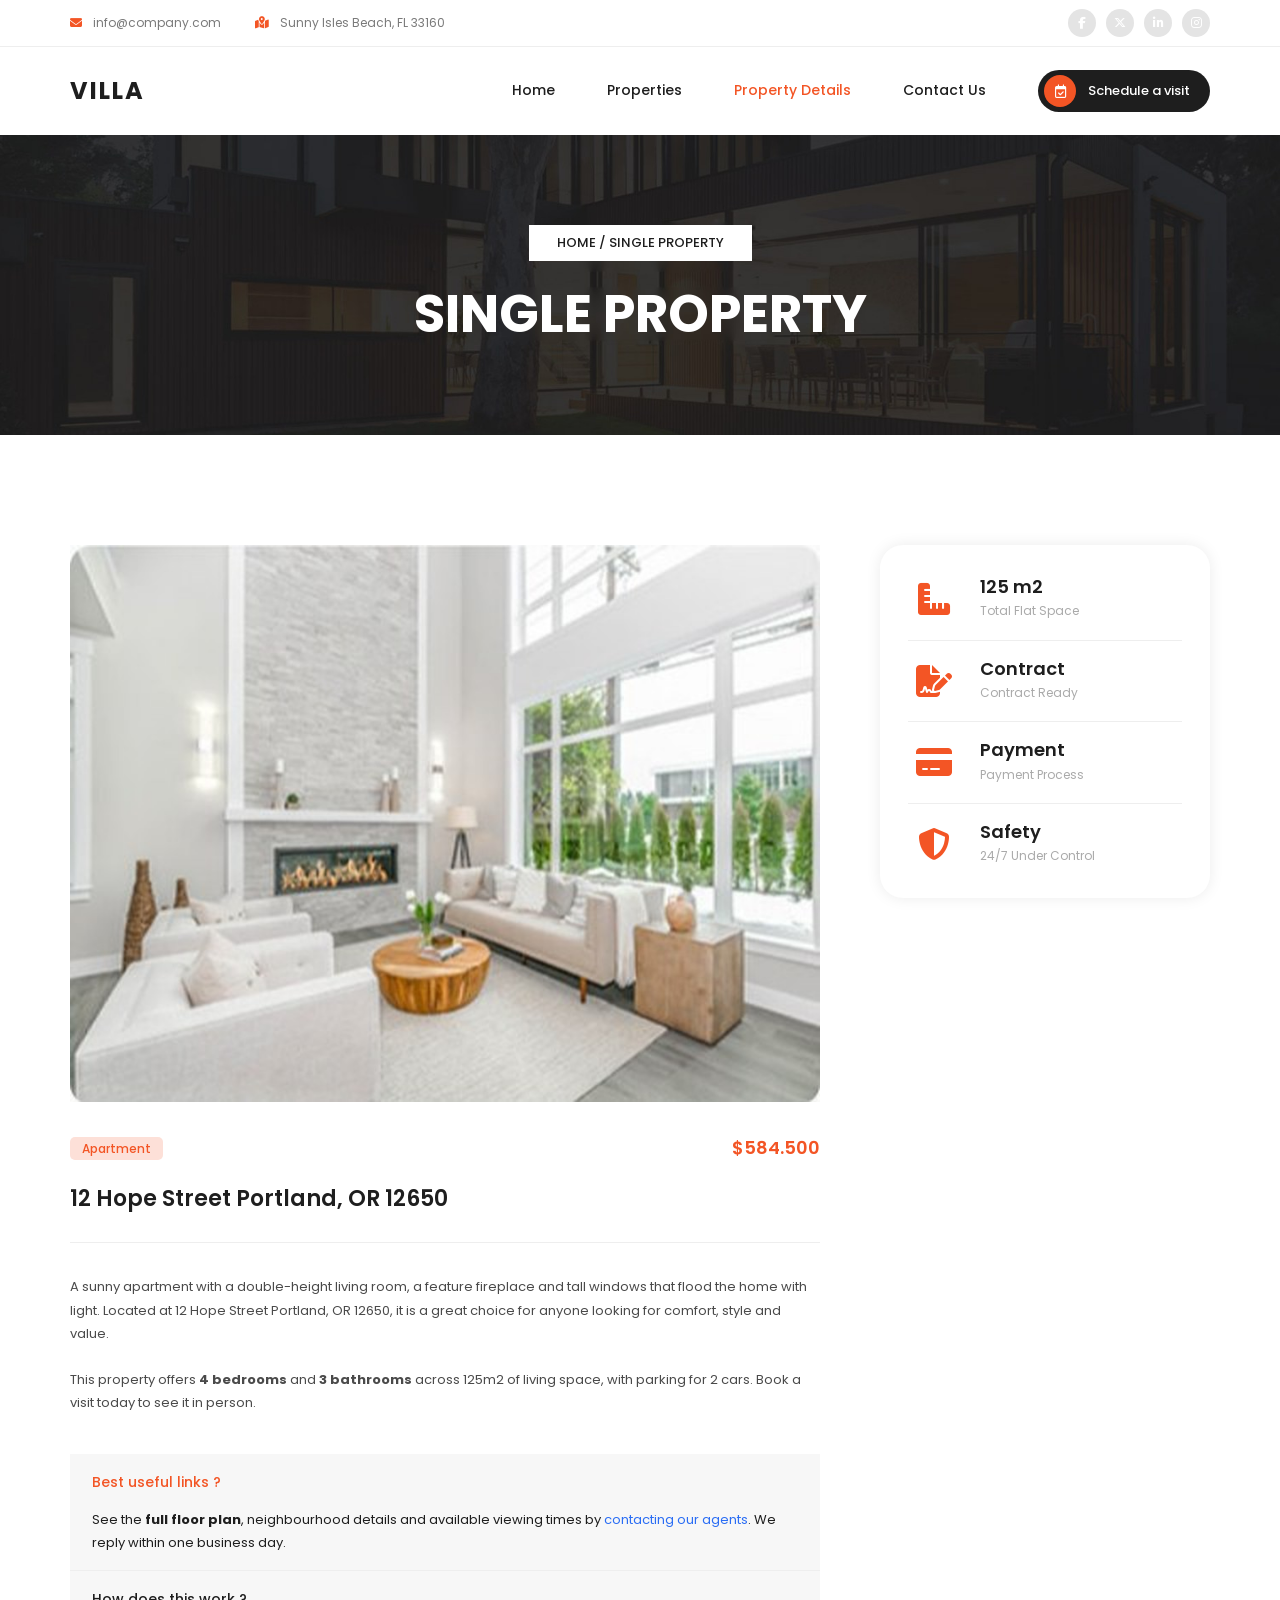
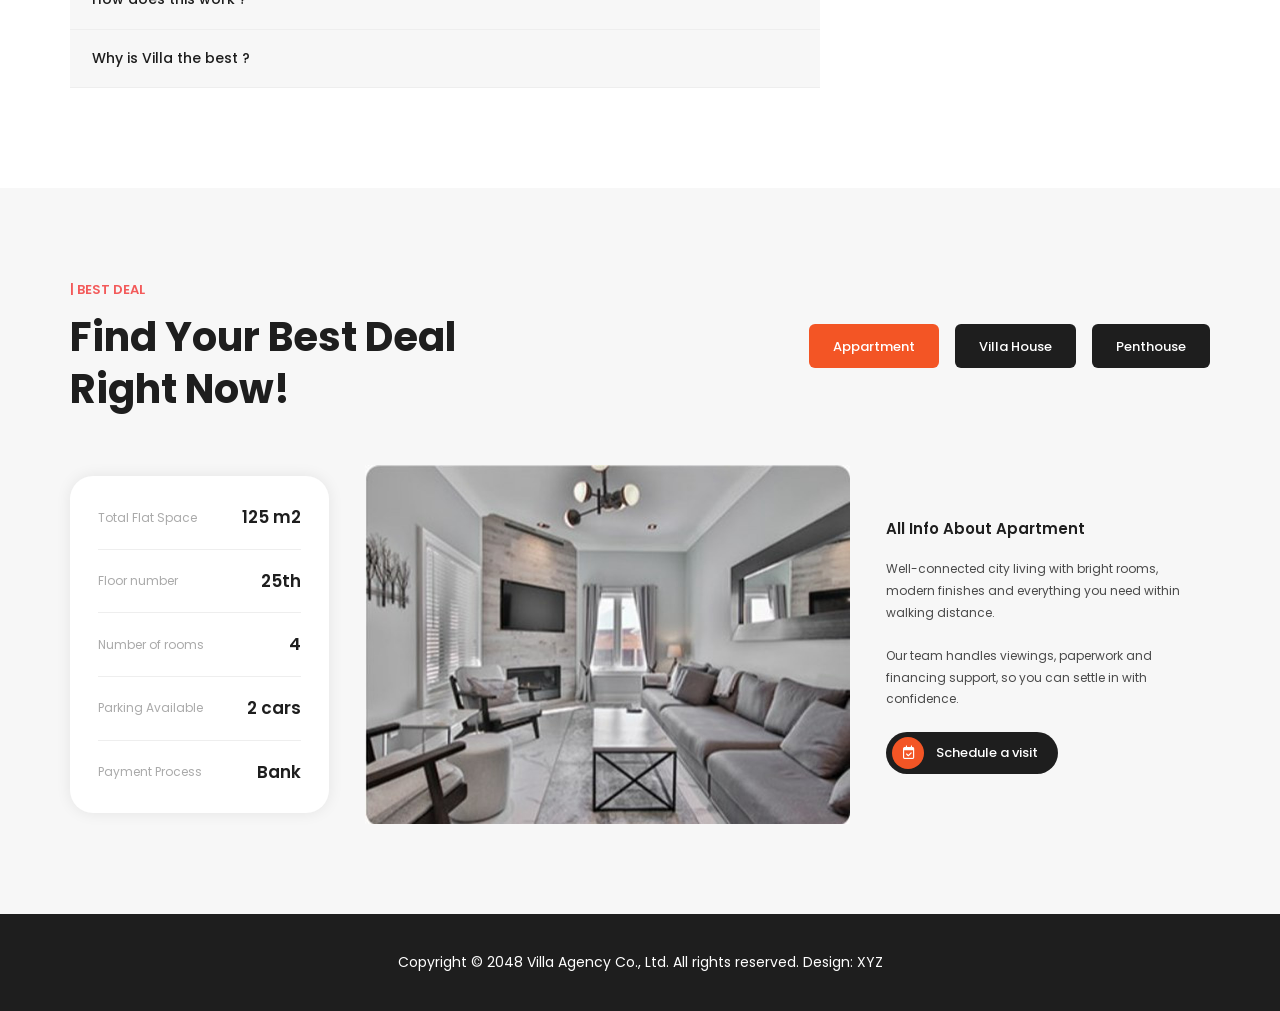
<file: villa-website/property-4.html>
<!DOCTYPE html>
<html lang="en">

<head>
  <meta charset="UTF-8">
  <meta name="viewport" content="width=device-width, initial-scale=1">
  <title>Villa – Property Details</title>
  <link rel="preconnect" href="https://fonts.googleapis.com">
  <link href="https://fonts.googleapis.com/css2?family=Poppins:wght@300;400;500;600;700&display=swap" rel="stylesheet">
  <link rel="stylesheet" href="https://cdnjs.cloudflare.com/ajax/libs/font-awesome/6.5.1/css/all.min.css">
  <link rel="stylesheet" href="style.css">
</head>

<body>
  <div class="topbar">
    <div class="container">
      <div class="topinfo"><span><i class="ico fa-solid fa-envelope"></i> info@company.com</span><span><i
            class="ico fa-solid fa-map-location-dot"></i> Sunny Isles Beach, FL 33160</span></div>
      <div class="social"><a href="#" aria-label="Facebook"><i class="fa-brands fa-facebook-f"></i></a><a href="#"
          aria-label="Twitter"><i class="fa-brands fa-x-twitter"></i></a><a href="#" aria-label="LinkedIn"><i
            class="fa-brands fa-linkedin-in"></i></a><a href="#" aria-label="Instagram"><i
            class="fa-brands fa-instagram"></i></a></div>
    </div>
  </div>
  <header class="site-header">
    <div class="container nav">
      <a href="index.html" class="logo">VILLA</a>
      <input type="checkbox" id="menu-toggle"><label for="menu-toggle" class="burger"><i
          class="fa-solid fa-bars"></i></label>
      <ul class="menu">
        <li><a href="index.html">Home</a></li>
        <li><a href="properties.html">Properties</a></li>
        <li><a href="property-1.html" class=active>Property Details</a></li>
        <li><a href="contact.html">Contact Us</a></li>
        <li><a href="contact.html" class="btn btn-dark btn-sm"><span class="dot"><i
                class="fa-regular fa-calendar-check"></i></span>Schedule a visit</a></li>
      </ul>
    </div>
  </header>
  <section class="banner">
    <div class="banner-inner"><span class="crumb">HOME / SINGLE PROPERTY</span>
      <h1>Single Property</h1>
    </div>
  </section>
  <section class="single container">
    <div class="single-main">
      <img src="images/big-p4.jpg" alt="12 Hope Street Portland, OR 12650">
      <div class="card-top"><span class="tag">Apartment</span><span class="price">$584.500</span></div>
      <h3>12 Hope Street Portland, OR 12650</h3>
      <hr>
      <p>A sunny apartment with a double-height living room, a feature fireplace and tall windows that flood the home
        with light. Located at 12 Hope Street Portland, OR 12650, it is a great choice for anyone looking for comfort,
        style and value.</p>
      <p>This property offers <b>4 bedrooms</b> and <b>3 bathrooms</b> across 125m2 of living space, with parking for 2
        cars. Book a visit today to see it in person.</p>
      <div class="accordion flat">
        <details open>
          <summary>Best useful links ?</summary>
          <p>See the <b>full floor plan</b>, neighbourhood details and available viewing times by <a
              href="contact.html">contacting our agents</a>. We reply within one business day.</p>
        </details>
        <details>
          <summary>How does this work ?</summary>
          <p>Choose a property, schedule a visit and our agent will show you around, then help with the paperwork.</p>
        </details>
        <details>
          <summary>Why is Villa the best ?</summary>
          <p>Verified listings, honest pricing and friendly local experts available around the clock.</p>
        </details>
      </div>
    </div>
    <aside class="feat-stats">
      <div class="stat"><i class="fa-solid fa-ruler-combined"></i>
        <div>
          <h5>125 m2</h5><small>Total Flat Space</small>
        </div>
      </div>
      <div class="stat"><i class="fa-solid fa-file-signature"></i>
        <div>
          <h5>Contract</h5><small>Contract Ready</small>
        </div>
      </div>
      <div class="stat"><i class="fa-solid fa-credit-card"></i>
        <div>
          <h5>Payment</h5><small>Payment Process</small>
        </div>
      </div>
      <div class="stat"><i class="fa-solid fa-shield-halved"></i>
        <div>
          <h5>Safety</h5><small>24/7 Under Control</small>
        </div>
      </div>
    </aside>
  </section>
  <section class="deal">
    <div class="container">
      <div class="deal-head">
        <div class="section-head left">
          <h6>| Best Deal</h6>
          <h2>Find Your Best Deal<br>Right Now!</h2>
        </div>
        <div class="tabs"><a class="btn btn-accent sq" href="properties.html">Appartment</a><a class="btn btn-dark sq"
            href="properties.html">Villa House</a><a class="btn btn-dark sq" href="properties.html">Penthouse</a></div>
      </div>
      <div class="deal-grid">
        <div class="spec-card">
          <p><span>Total Flat Space</span><b>125 m2</b></p>
          <p><span>Floor number</span><b>25th</b></p>
          <p><span>Number of rooms</span><b>4</b></p>
          <p><span>Parking Available</span><b>2 cars</b></p>
          <p><span>Payment Process</span><b>Bank</b></p>
        </div>
        <img class="deal-img" src="images/big-p5.jpg" alt="Interior">
        <div class="deal-text">
          <h4>All Info About Apartment</h4>
          <p>Well-connected city living with bright rooms, modern finishes and everything you need within walking
            distance.</p>
          <p>Our team handles viewings, paperwork and financing support, so you can settle in with confidence.</p>
          <a href="contact.html" class="btn btn-dark btn-sm"><span class="dot"><i
                class="fa-regular fa-calendar-check"></i></span>Schedule a visit</a>
        </div>
      </div>
    </div>
  </section>
  <footer>
    <div class="container">
      <p>Copyright © 2048 Villa Agency Co., Ltd. All rights reserved. Design: XYZ</p>
    </div>
  </footer>
</body>

</html>
</file>
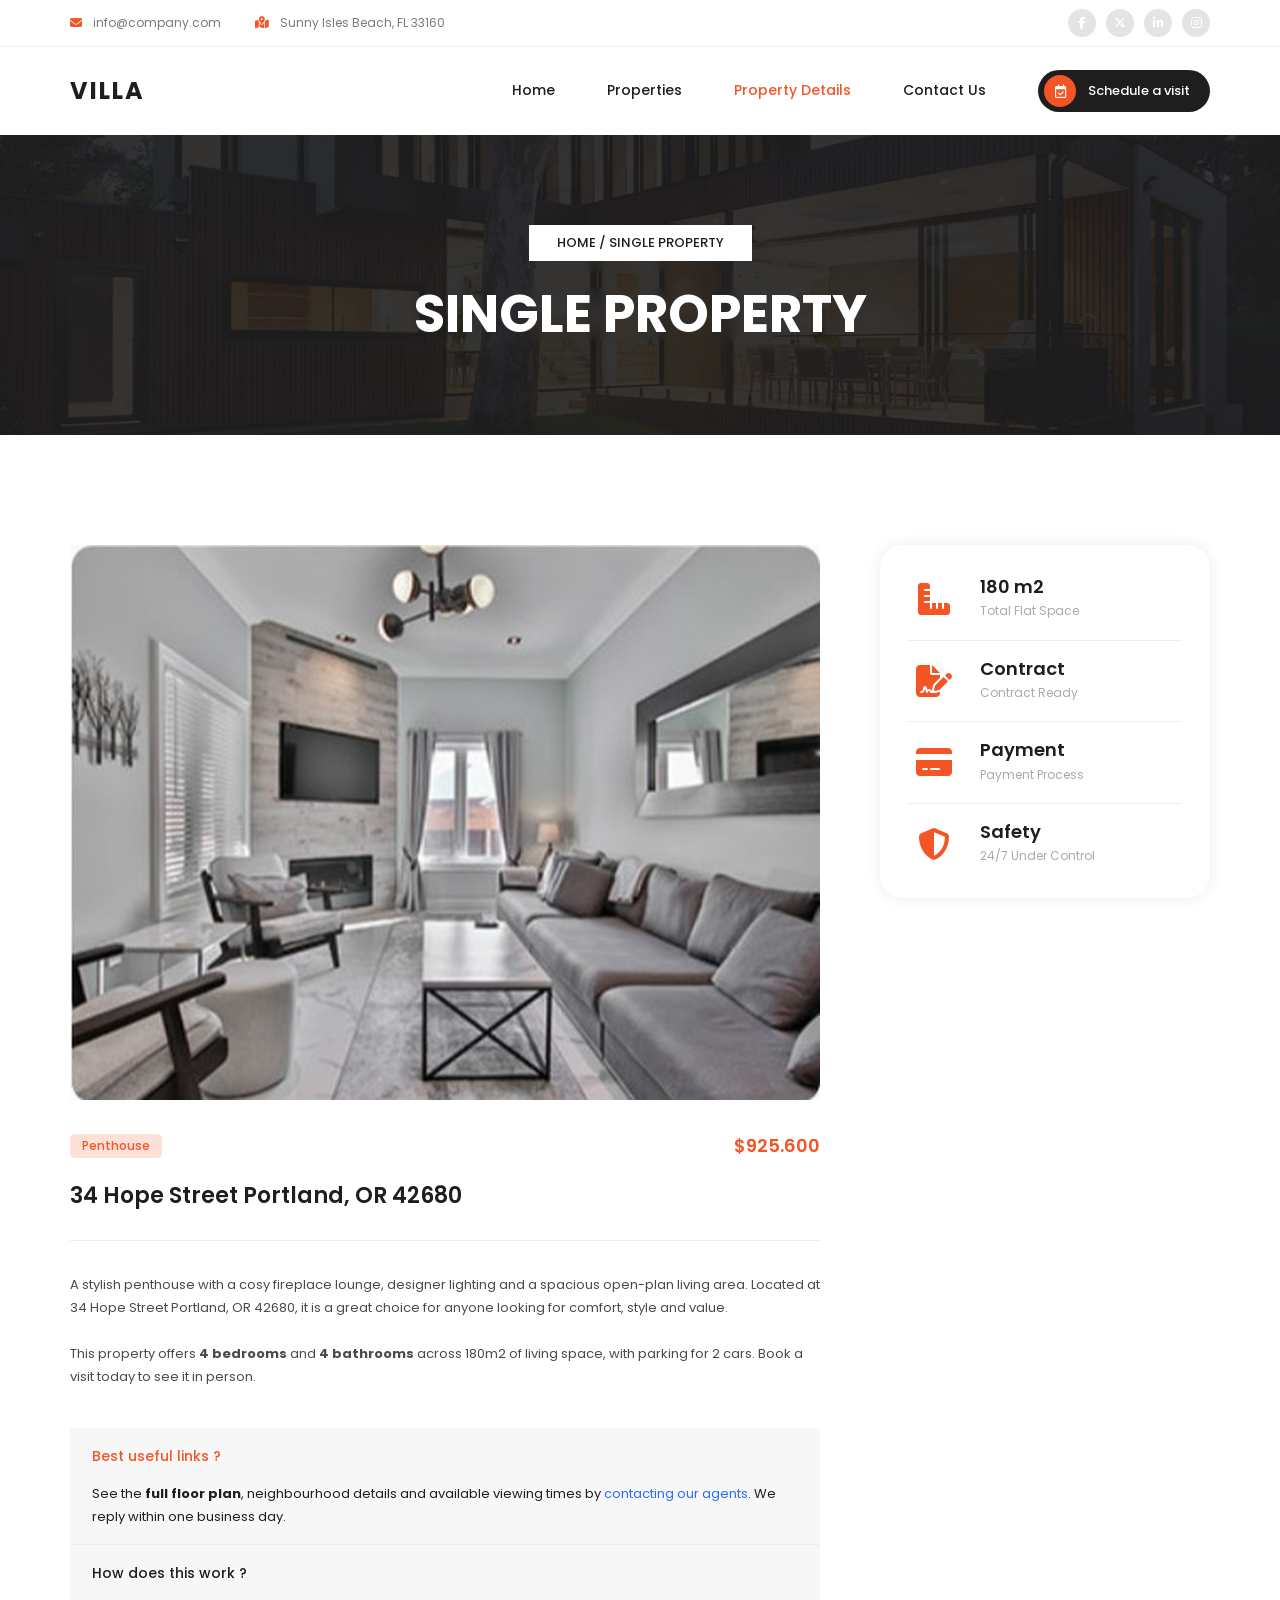
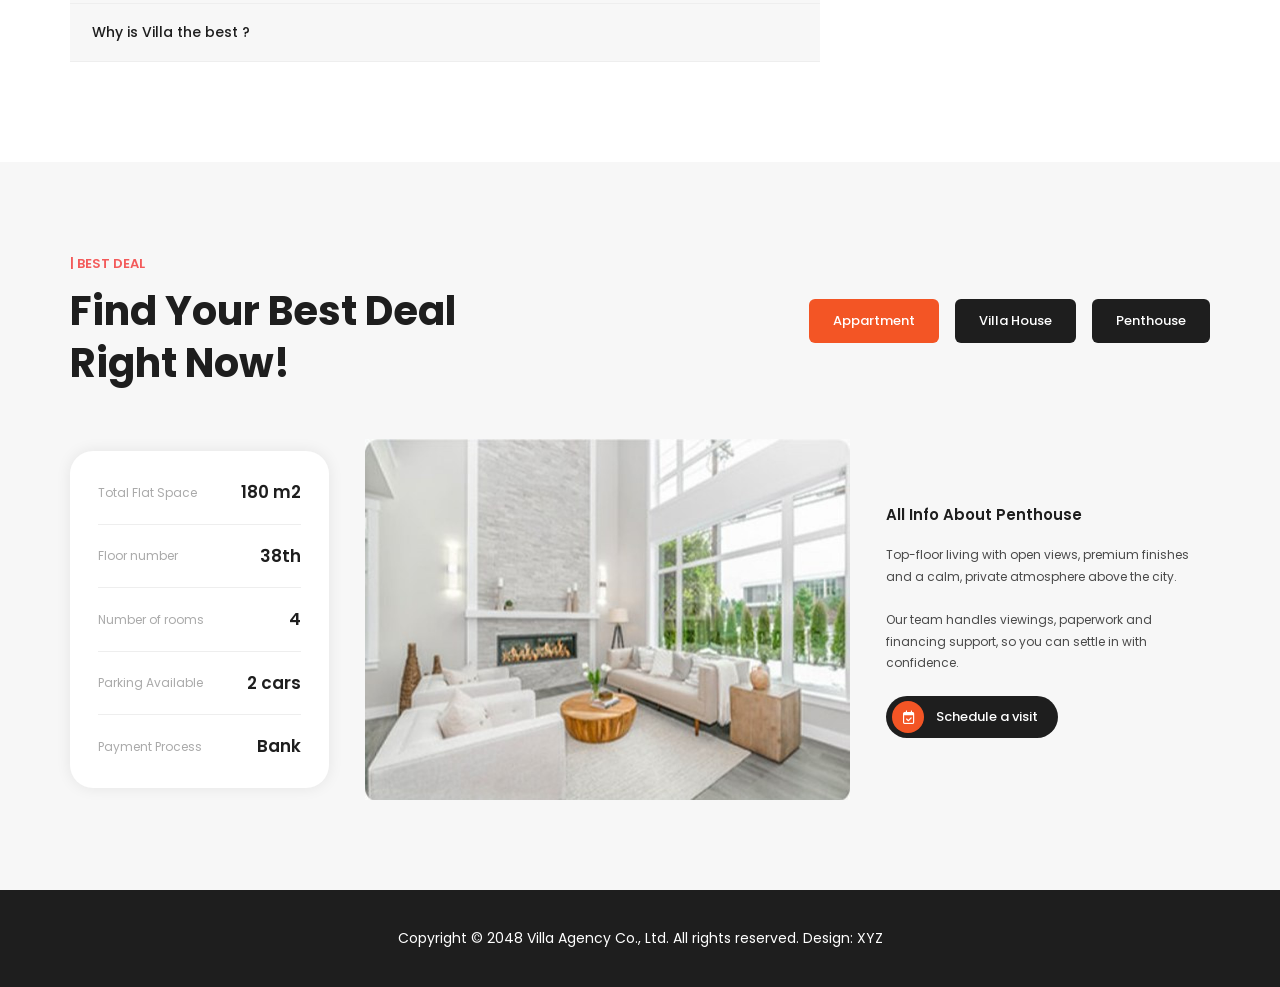
<file: villa-website/property-5.html>
<!DOCTYPE html>
<html lang="en">

<head>
  <meta charset="UTF-8">
  <meta name="viewport" content="width=device-width, initial-scale=1">
  <title>Villa – Property Details</title>
  <link rel="preconnect" href="https://fonts.googleapis.com">
  <link href="https://fonts.googleapis.com/css2?family=Poppins:wght@300;400;500;600;700&display=swap" rel="stylesheet">
  <link rel="stylesheet" href="https://cdnjs.cloudflare.com/ajax/libs/font-awesome/6.5.1/css/all.min.css">
  <link rel="stylesheet" href="style.css">
</head>

<body>
  <div class="topbar">
    <div class="container">
      <div class="topinfo"><span><i class="ico fa-solid fa-envelope"></i> info@company.com</span><span><i
            class="ico fa-solid fa-map-location-dot"></i> Sunny Isles Beach, FL 33160</span></div>
      <div class="social"><a href="#" aria-label="Facebook"><i class="fa-brands fa-facebook-f"></i></a><a href="#"
          aria-label="Twitter"><i class="fa-brands fa-x-twitter"></i></a><a href="#" aria-label="LinkedIn"><i
            class="fa-brands fa-linkedin-in"></i></a><a href="#" aria-label="Instagram"><i
            class="fa-brands fa-instagram"></i></a></div>
    </div>
  </div>
  <header class="site-header">
    <div class="container nav">
      <a href="index.html" class="logo">VILLA</a>
      <input type="checkbox" id="menu-toggle"><label for="menu-toggle" class="burger"><i
          class="fa-solid fa-bars"></i></label>
      <ul class="menu">
        <li><a href="index.html">Home</a></li>
        <li><a href="properties.html">Properties</a></li>
        <li><a href="property-1.html" class=active>Property Details</a></li>
        <li><a href="contact.html">Contact Us</a></li>
        <li><a href="contact.html" class="btn btn-dark btn-sm"><span class="dot"><i
                class="fa-regular fa-calendar-check"></i></span>Schedule a visit</a></li>
      </ul>
    </div>
  </header>
  <section class="banner">
    <div class="banner-inner"><span class="crumb">HOME / SINGLE PROPERTY</span>
      <h1>Single Property</h1>
    </div>
  </section>
  <section class="single container">
    <div class="single-main">
      <img src="images/big-p5.jpg" alt="34 Hope Street Portland, OR 42680">
      <div class="card-top"><span class="tag">Penthouse</span><span class="price">$925.600</span></div>
      <h3>34 Hope Street Portland, OR 42680</h3>
      <hr>
      <p>A stylish penthouse with a cosy fireplace lounge, designer lighting and a spacious open-plan living area.
        Located at 34 Hope Street Portland, OR 42680, it is a great choice for anyone looking for comfort, style and
        value.</p>
      <p>This property offers <b>4 bedrooms</b> and <b>4 bathrooms</b> across 180m2 of living space, with parking for 2
        cars. Book a visit today to see it in person.</p>
      <div class="accordion flat">
        <details open>
          <summary>Best useful links ?</summary>
          <p>See the <b>full floor plan</b>, neighbourhood details and available viewing times by <a
              href="contact.html">contacting our agents</a>. We reply within one business day.</p>
        </details>
        <details>
          <summary>How does this work ?</summary>
          <p>Choose a property, schedule a visit and our agent will show you around, then help with the paperwork.</p>
        </details>
        <details>
          <summary>Why is Villa the best ?</summary>
          <p>Verified listings, honest pricing and friendly local experts available around the clock.</p>
        </details>
      </div>
    </div>
    <aside class="feat-stats">
      <div class="stat"><i class="fa-solid fa-ruler-combined"></i>
        <div>
          <h5>180 m2</h5><small>Total Flat Space</small>
        </div>
      </div>
      <div class="stat"><i class="fa-solid fa-file-signature"></i>
        <div>
          <h5>Contract</h5><small>Contract Ready</small>
        </div>
      </div>
      <div class="stat"><i class="fa-solid fa-credit-card"></i>
        <div>
          <h5>Payment</h5><small>Payment Process</small>
        </div>
      </div>
      <div class="stat"><i class="fa-solid fa-shield-halved"></i>
        <div>
          <h5>Safety</h5><small>24/7 Under Control</small>
        </div>
      </div>
    </aside>
  </section>
  <section class="deal">
    <div class="container">
      <div class="deal-head">
        <div class="section-head left">
          <h6>| Best Deal</h6>
          <h2>Find Your Best Deal<br>Right Now!</h2>
        </div>
        <div class="tabs"><a class="btn btn-accent sq" href="properties.html">Appartment</a><a class="btn btn-dark sq"
            href="properties.html">Villa House</a><a class="btn btn-dark sq" href="properties.html">Penthouse</a></div>
      </div>
      <div class="deal-grid">
        <div class="spec-card">
          <p><span>Total Flat Space</span><b>180 m2</b></p>
          <p><span>Floor number</span><b>38th</b></p>
          <p><span>Number of rooms</span><b>4</b></p>
          <p><span>Parking Available</span><b>2 cars</b></p>
          <p><span>Payment Process</span><b>Bank</b></p>
        </div>
        <img class="deal-img" src="images/big-p4.jpg" alt="Interior">
        <div class="deal-text">
          <h4>All Info About Penthouse</h4>
          <p>Top-floor living with open views, premium finishes and a calm, private atmosphere above the city.</p>
          <p>Our team handles viewings, paperwork and financing support, so you can settle in with confidence.</p>
          <a href="contact.html" class="btn btn-dark btn-sm"><span class="dot"><i
                class="fa-regular fa-calendar-check"></i></span>Schedule a visit</a>
        </div>
      </div>
    </div>
  </section>
  <footer>
    <div class="container">
      <p>Copyright © 2048 Villa Agency Co., Ltd. All rights reserved. Design: XYZ</p>
    </div>
  </footer>
</body>

</html>
</file>
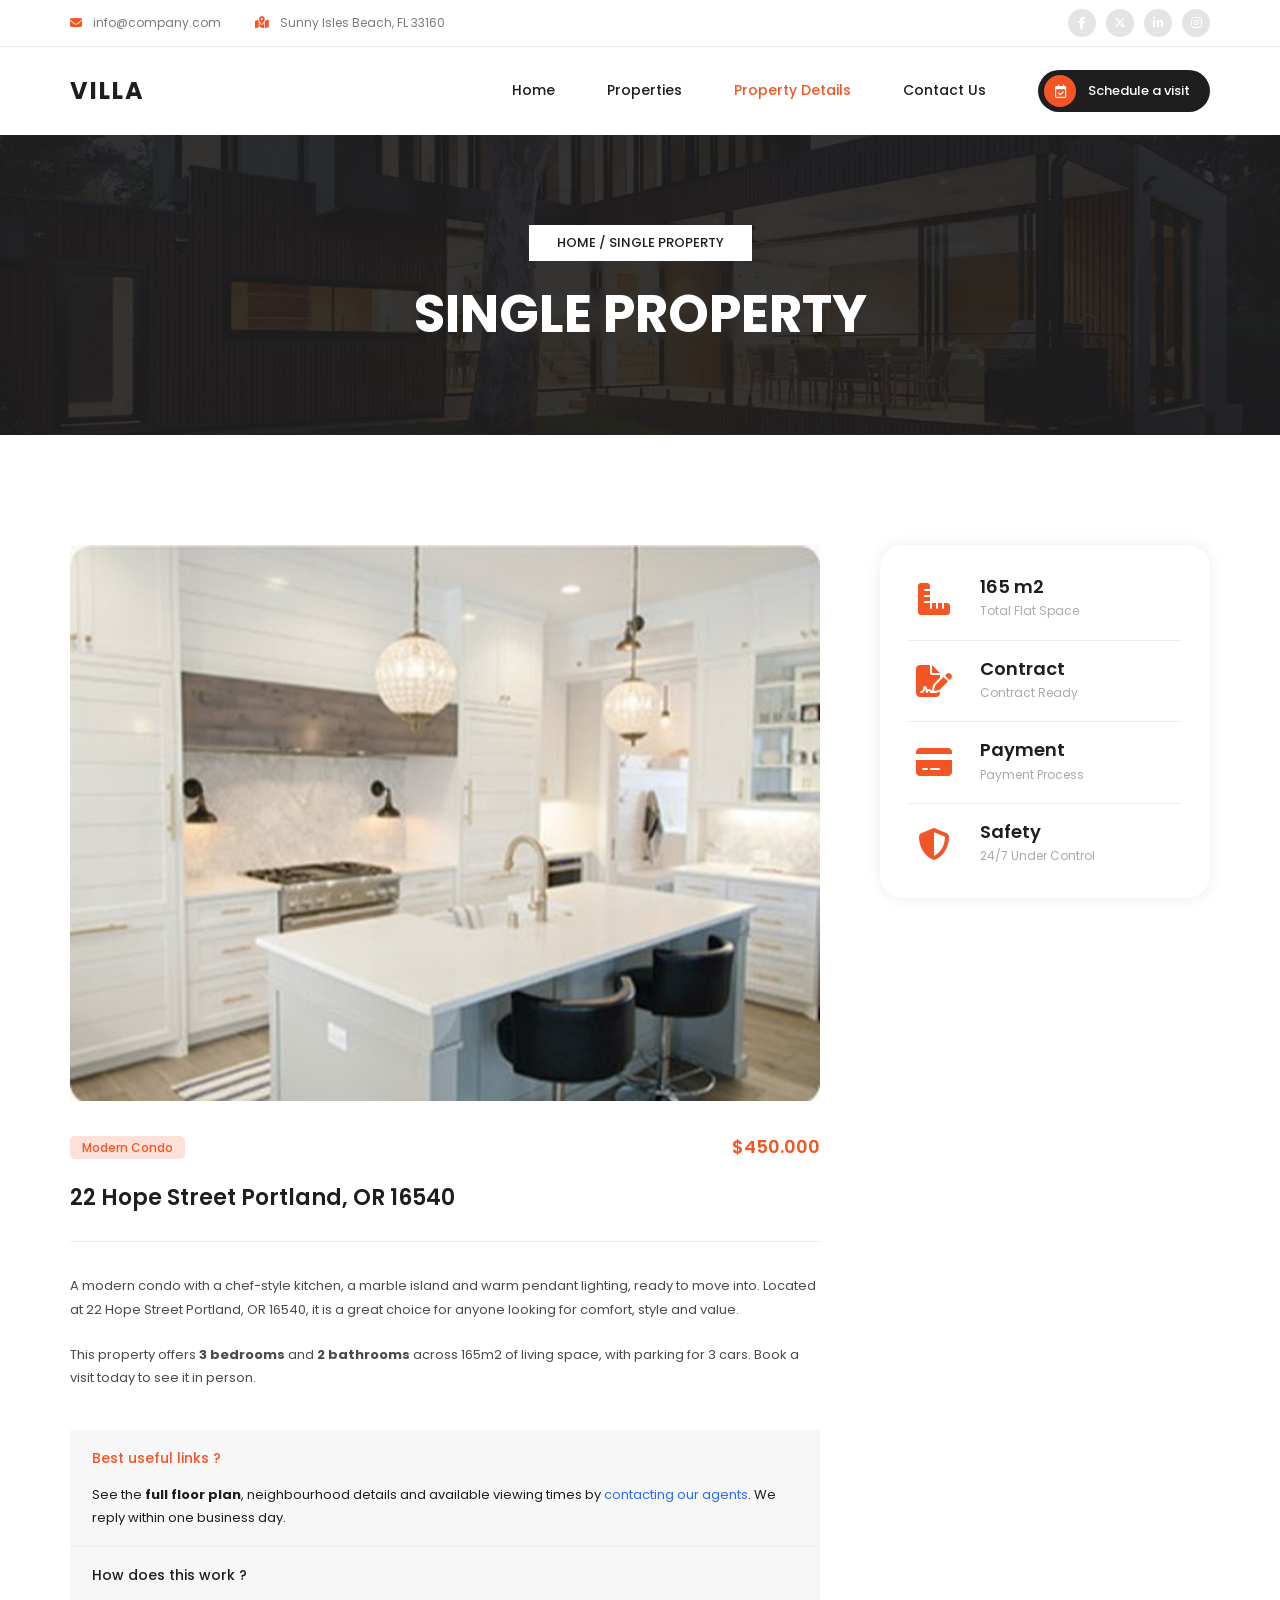
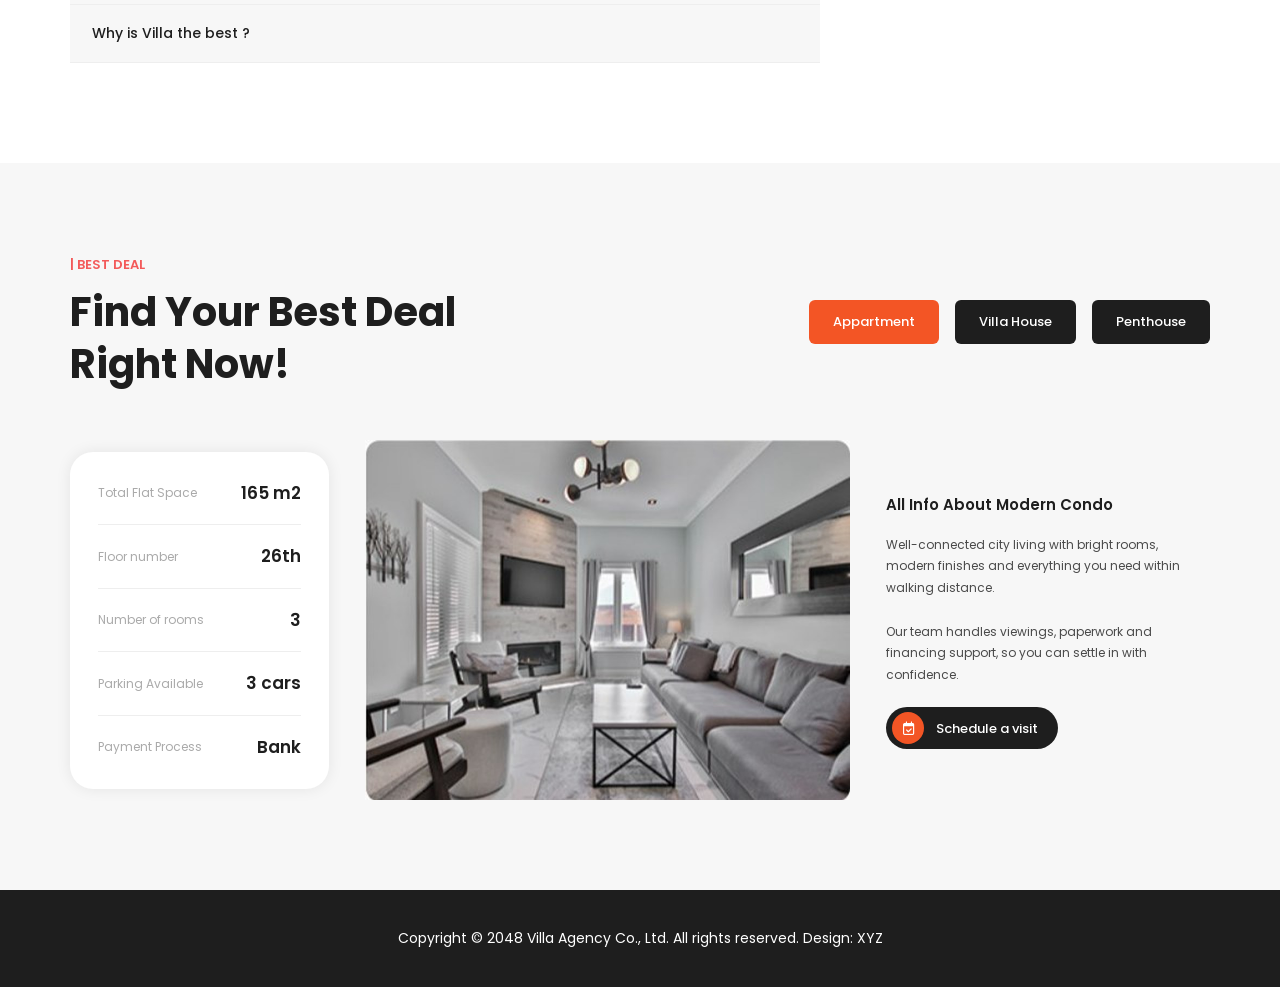
<file: villa-website/property-6.html>
<!DOCTYPE html>
<html lang="en">

<head>
  <meta charset="UTF-8">
  <meta name="viewport" content="width=device-width, initial-scale=1">
  <title>Villa – Property Details</title>
  <link rel="preconnect" href="https://fonts.googleapis.com">
  <link href="https://fonts.googleapis.com/css2?family=Poppins:wght@300;400;500;600;700&display=swap" rel="stylesheet">
  <link rel="stylesheet" href="https://cdnjs.cloudflare.com/ajax/libs/font-awesome/6.5.1/css/all.min.css">
  <link rel="stylesheet" href="style.css">
</head>

<body>
  <div class="topbar">
    <div class="container">
      <div class="topinfo"><span><i class="ico fa-solid fa-envelope"></i> info@company.com</span><span><i
            class="ico fa-solid fa-map-location-dot"></i> Sunny Isles Beach, FL 33160</span></div>
      <div class="social"><a href="#" aria-label="Facebook"><i class="fa-brands fa-facebook-f"></i></a><a href="#"
          aria-label="Twitter"><i class="fa-brands fa-x-twitter"></i></a><a href="#" aria-label="LinkedIn"><i
            class="fa-brands fa-linkedin-in"></i></a><a href="#" aria-label="Instagram"><i
            class="fa-brands fa-instagram"></i></a></div>
    </div>
  </div>
  <header class="site-header">
    <div class="container nav">
      <a href="index.html" class="logo">VILLA</a>
      <input type="checkbox" id="menu-toggle"><label for="menu-toggle" class="burger"><i
          class="fa-solid fa-bars"></i></label>
      <ul class="menu">
        <li><a href="index.html">Home</a></li>
        <li><a href="properties.html">Properties</a></li>
        <li><a href="property-1.html" class=active>Property Details</a></li>
        <li><a href="contact.html">Contact Us</a></li>
        <li><a href="contact.html" class="btn btn-dark btn-sm"><span class="dot"><i
                class="fa-regular fa-calendar-check"></i></span>Schedule a visit</a></li>
      </ul>
    </div>
  </header>
  <section class="banner">
    <div class="banner-inner"><span class="crumb">HOME / SINGLE PROPERTY</span>
      <h1>Single Property</h1>
    </div>
  </section>
  <section class="single container">
    <div class="single-main">
      <img src="images/big-p6.jpg" alt="22 Hope Street Portland, OR 16540">
      <div class="card-top"><span class="tag">Modern Condo</span><span class="price">$450.000</span></div>
      <h3>22 Hope Street Portland, OR 16540</h3>
      <hr>
      <p>A modern condo with a chef-style kitchen, a marble island and warm pendant lighting, ready to move into.
        Located at 22 Hope Street Portland, OR 16540, it is a great choice for anyone looking for comfort, style and
        value.</p>
      <p>This property offers <b>3 bedrooms</b> and <b>2 bathrooms</b> across 165m2 of living space, with parking for 3
        cars. Book a visit today to see it in person.</p>
      <div class="accordion flat">
        <details open>
          <summary>Best useful links ?</summary>
          <p>See the <b>full floor plan</b>, neighbourhood details and available viewing times by <a
              href="contact.html">contacting our agents</a>. We reply within one business day.</p>
        </details>
        <details>
          <summary>How does this work ?</summary>
          <p>Choose a property, schedule a visit and our agent will show you around, then help with the paperwork.</p>
        </details>
        <details>
          <summary>Why is Villa the best ?</summary>
          <p>Verified listings, honest pricing and friendly local experts available around the clock.</p>
        </details>
      </div>
    </div>
    <aside class="feat-stats">
      <div class="stat"><i class="fa-solid fa-ruler-combined"></i>
        <div>
          <h5>165 m2</h5><small>Total Flat Space</small>
        </div>
      </div>
      <div class="stat"><i class="fa-solid fa-file-signature"></i>
        <div>
          <h5>Contract</h5><small>Contract Ready</small>
        </div>
      </div>
      <div class="stat"><i class="fa-solid fa-credit-card"></i>
        <div>
          <h5>Payment</h5><small>Payment Process</small>
        </div>
      </div>
      <div class="stat"><i class="fa-solid fa-shield-halved"></i>
        <div>
          <h5>Safety</h5><small>24/7 Under Control</small>
        </div>
      </div>
    </aside>
  </section>
  <section class="deal">
    <div class="container">
      <div class="deal-head">
        <div class="section-head left">
          <h6>| Best Deal</h6>
          <h2>Find Your Best Deal<br>Right Now!</h2>
        </div>
        <div class="tabs"><a class="btn btn-accent sq" href="properties.html">Appartment</a><a class="btn btn-dark sq"
            href="properties.html">Villa House</a><a class="btn btn-dark sq" href="properties.html">Penthouse</a></div>
      </div>
      <div class="deal-grid">
        <div class="spec-card">
          <p><span>Total Flat Space</span><b>165 m2</b></p>
          <p><span>Floor number</span><b>26th</b></p>
          <p><span>Number of rooms</span><b>3</b></p>
          <p><span>Parking Available</span><b>3 cars</b></p>
          <p><span>Payment Process</span><b>Bank</b></p>
        </div>
        <img class="deal-img" src="images/big-p5.jpg" alt="Interior">
        <div class="deal-text">
          <h4>All Info About Modern Condo</h4>
          <p>Well-connected city living with bright rooms, modern finishes and everything you need within walking
            distance.</p>
          <p>Our team handles viewings, paperwork and financing support, so you can settle in with confidence.</p>
          <a href="contact.html" class="btn btn-dark btn-sm"><span class="dot"><i
                class="fa-regular fa-calendar-check"></i></span>Schedule a visit</a>
        </div>
      </div>
    </div>
  </section>
  <footer>
    <div class="container">
      <p>Copyright © 2048 Villa Agency Co., Ltd. All rights reserved. Design: XYZ</p>
    </div>
  </footer>
</body>

</html>
</file>
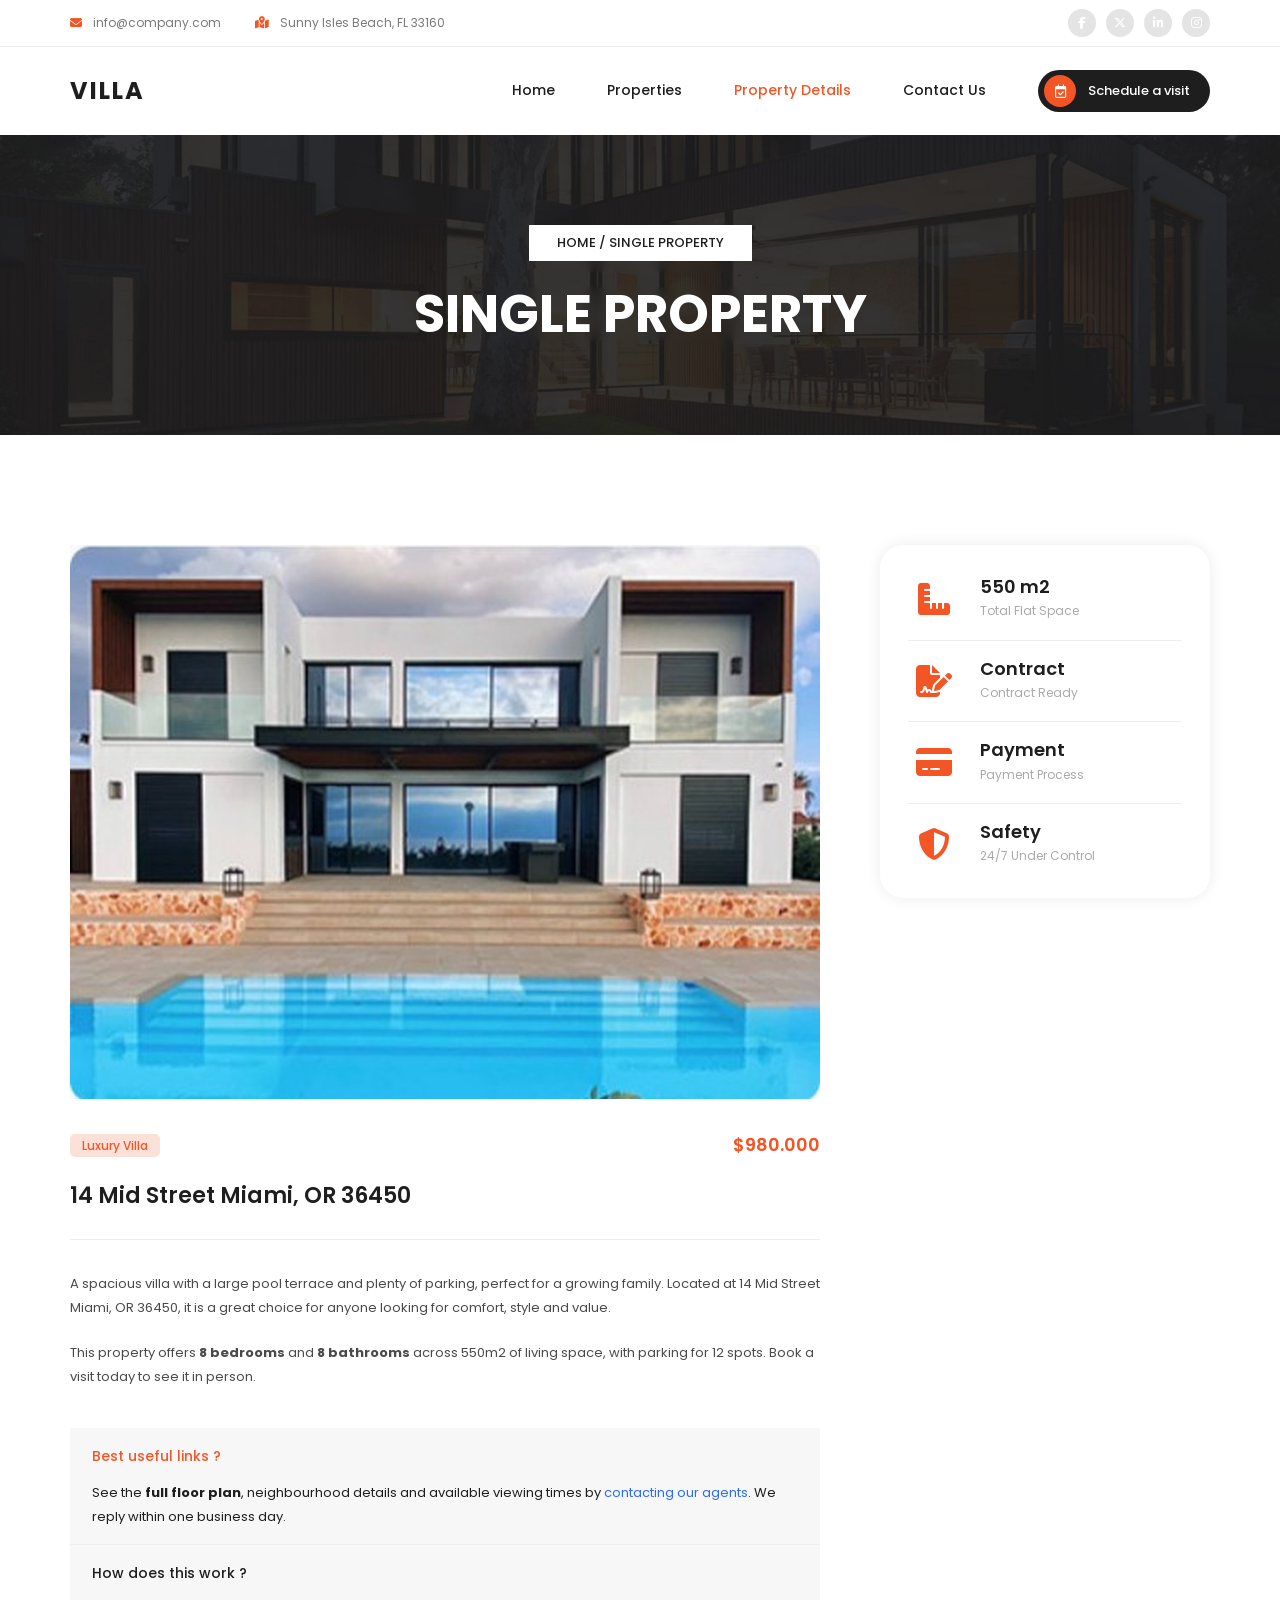
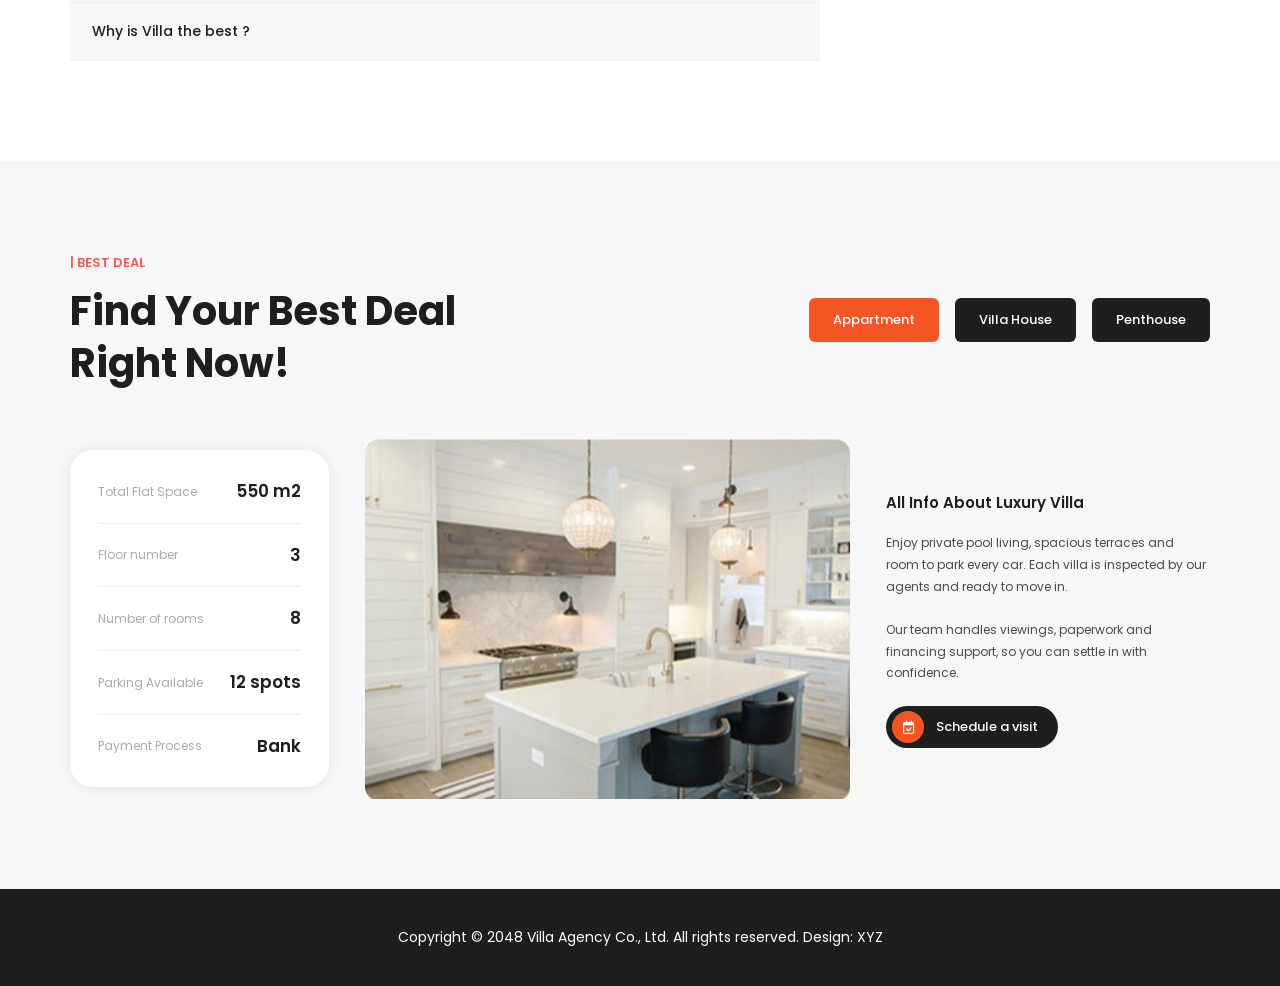
<file: villa-website/property-7.html>
<!DOCTYPE html>
<html lang="en">

<head>
  <meta charset="UTF-8">
  <meta name="viewport" content="width=device-width, initial-scale=1">
  <title>Villa – Property Details</title>
  <link rel="preconnect" href="https://fonts.googleapis.com">
  <link href="https://fonts.googleapis.com/css2?family=Poppins:wght@300;400;500;600;700&display=swap" rel="stylesheet">
  <link rel="stylesheet" href="https://cdnjs.cloudflare.com/ajax/libs/font-awesome/6.5.1/css/all.min.css">
  <link rel="stylesheet" href="style.css">
</head>

<body>
  <div class="topbar">
    <div class="container">
      <div class="topinfo"><span><i class="ico fa-solid fa-envelope"></i> info@company.com</span><span><i
            class="ico fa-solid fa-map-location-dot"></i> Sunny Isles Beach, FL 33160</span></div>
      <div class="social"><a href="#" aria-label="Facebook"><i class="fa-brands fa-facebook-f"></i></a><a href="#"
          aria-label="Twitter"><i class="fa-brands fa-x-twitter"></i></a><a href="#" aria-label="LinkedIn"><i
            class="fa-brands fa-linkedin-in"></i></a><a href="#" aria-label="Instagram"><i
            class="fa-brands fa-instagram"></i></a></div>
    </div>
  </div>
  <header class="site-header">
    <div class="container nav">
      <a href="index.html" class="logo">VILLA</a>
      <input type="checkbox" id="menu-toggle"><label for="menu-toggle" class="burger"><i
          class="fa-solid fa-bars"></i></label>
      <ul class="menu">
        <li><a href="index.html">Home</a></li>
        <li><a href="properties.html">Properties</a></li>
        <li><a href="property-1.html" class=active>Property Details</a></li>
        <li><a href="contact.html">Contact Us</a></li>
        <li><a href="contact.html" class="btn btn-dark btn-sm"><span class="dot"><i
                class="fa-regular fa-calendar-check"></i></span>Schedule a visit</a></li>
      </ul>
    </div>
  </header>
  <section class="banner">
    <div class="banner-inner"><span class="crumb">HOME / SINGLE PROPERTY</span>
      <h1>Single Property</h1>
    </div>
  </section>
  <section class="single container">
    <div class="single-main">
      <img src="images/big-p3.jpg" alt="14 Mid Street Miami, OR 36450">
      <div class="card-top"><span class="tag">Luxury Villa</span><span class="price">$980.000</span></div>
      <h3>14 Mid Street Miami, OR 36450</h3>
      <hr>
      <p>A spacious villa with a large pool terrace and plenty of parking, perfect for a growing family. Located at 14
        Mid Street Miami, OR 36450, it is a great choice for anyone looking for comfort, style and value.</p>
      <p>This property offers <b>8 bedrooms</b> and <b>8 bathrooms</b> across 550m2 of living space, with parking for 12
        spots. Book a visit today to see it in person.</p>
      <div class="accordion flat">
        <details open>
          <summary>Best useful links ?</summary>
          <p>See the <b>full floor plan</b>, neighbourhood details and available viewing times by <a
              href="contact.html">contacting our agents</a>. We reply within one business day.</p>
        </details>
        <details>
          <summary>How does this work ?</summary>
          <p>Choose a property, schedule a visit and our agent will show you around, then help with the paperwork.</p>
        </details>
        <details>
          <summary>Why is Villa the best ?</summary>
          <p>Verified listings, honest pricing and friendly local experts available around the clock.</p>
        </details>
      </div>
    </div>
    <aside class="feat-stats">
      <div class="stat"><i class="fa-solid fa-ruler-combined"></i>
        <div>
          <h5>550 m2</h5><small>Total Flat Space</small>
        </div>
      </div>
      <div class="stat"><i class="fa-solid fa-file-signature"></i>
        <div>
          <h5>Contract</h5><small>Contract Ready</small>
        </div>
      </div>
      <div class="stat"><i class="fa-solid fa-credit-card"></i>
        <div>
          <h5>Payment</h5><small>Payment Process</small>
        </div>
      </div>
      <div class="stat"><i class="fa-solid fa-shield-halved"></i>
        <div>
          <h5>Safety</h5><small>24/7 Under Control</small>
        </div>
      </div>
    </aside>
  </section>
  <section class="deal">
    <div class="container">
      <div class="deal-head">
        <div class="section-head left">
          <h6>| Best Deal</h6>
          <h2>Find Your Best Deal<br>Right Now!</h2>
        </div>
        <div class="tabs"><a class="btn btn-accent sq" href="properties.html">Appartment</a><a class="btn btn-dark sq"
            href="properties.html">Villa House</a><a class="btn btn-dark sq" href="properties.html">Penthouse</a></div>
      </div>
      <div class="deal-grid">
        <div class="spec-card">
          <p><span>Total Flat Space</span><b>550 m2</b></p>
          <p><span>Floor number</span><b>3</b></p>
          <p><span>Number of rooms</span><b>8</b></p>
          <p><span>Parking Available</span><b>12 spots</b></p>
          <p><span>Payment Process</span><b>Bank</b></p>
        </div>
        <img class="deal-img" src="images/big-p6.jpg" alt="Interior">
        <div class="deal-text">
          <h4>All Info About Luxury Villa</h4>
          <p>Enjoy private pool living, spacious terraces and room to park every car. Each villa is inspected by our
            agents and ready to move in.</p>
          <p>Our team handles viewings, paperwork and financing support, so you can settle in with confidence.</p>
          <a href="contact.html" class="btn btn-dark btn-sm"><span class="dot"><i
                class="fa-regular fa-calendar-check"></i></span>Schedule a visit</a>
        </div>
      </div>
    </div>
  </section>
  <footer>
    <div class="container">
      <p>Copyright © 2048 Villa Agency Co., Ltd. All rights reserved. Design: XYZ</p>
    </div>
  </footer>
</body>

</html>
</file>
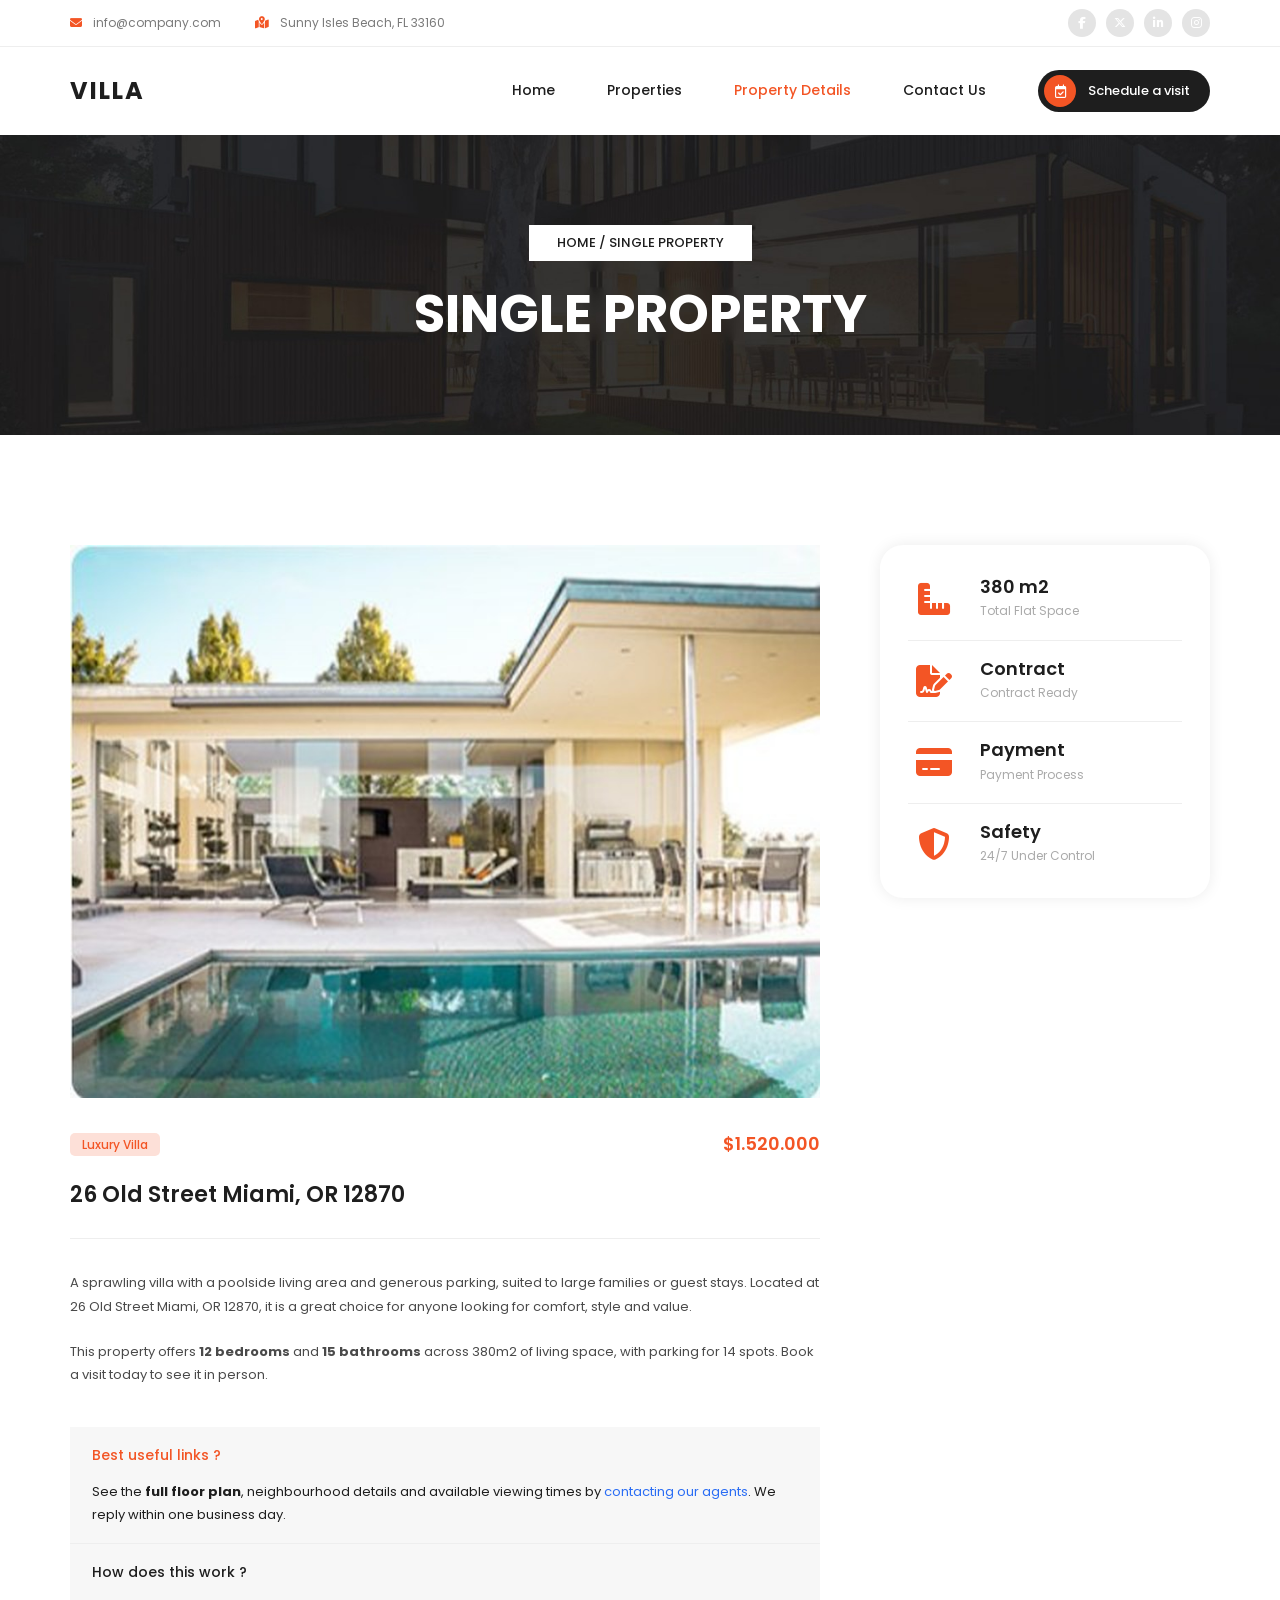
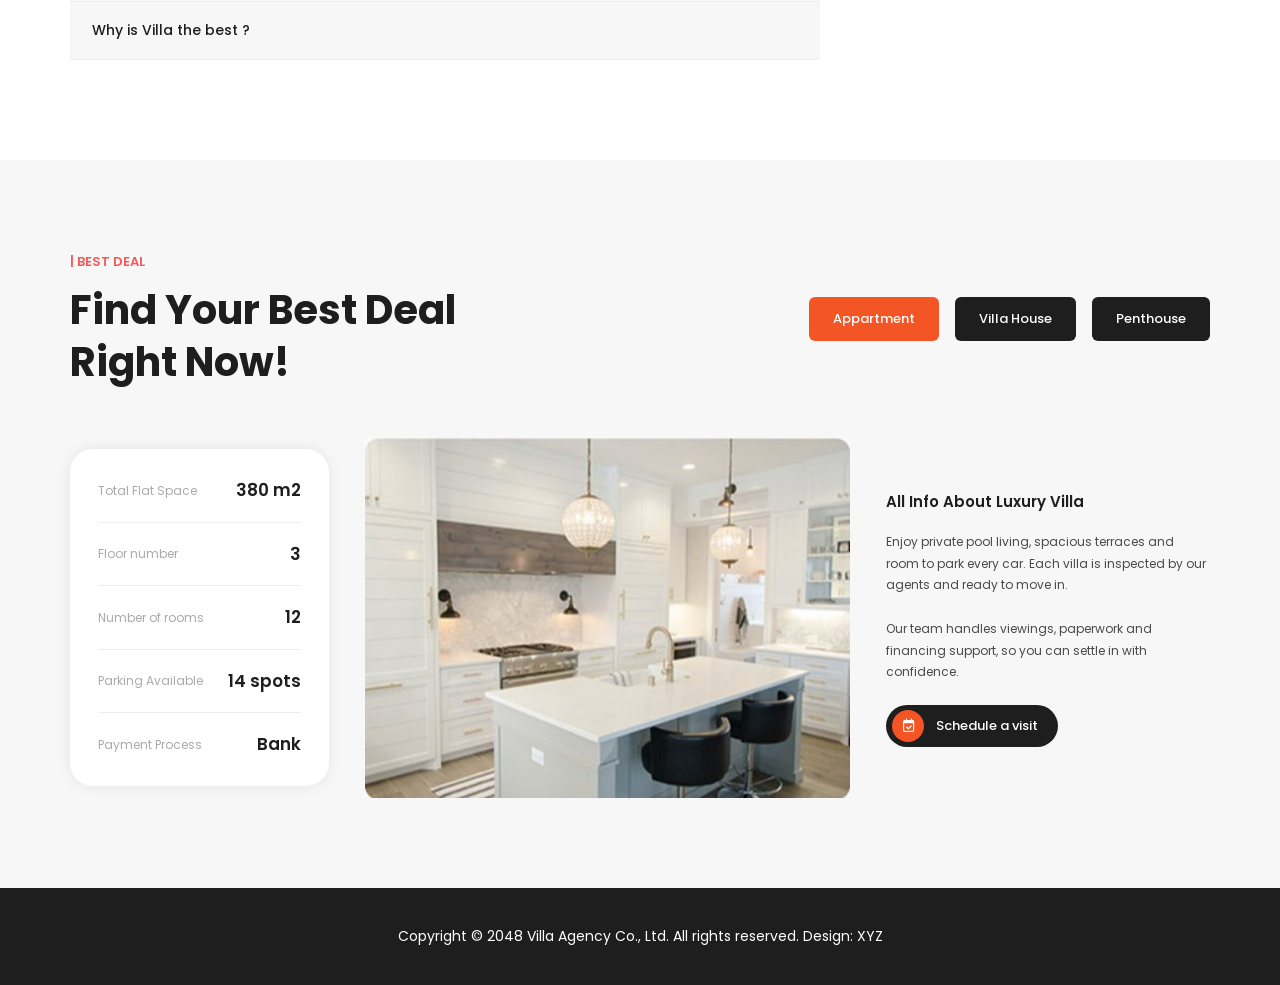
<file: villa-website/property-8.html>
<!DOCTYPE html>
<html lang="en">

<head>
  <meta charset="UTF-8">
  <meta name="viewport" content="width=device-width, initial-scale=1">
  <title>Villa – Property Details</title>
  <link rel="preconnect" href="https://fonts.googleapis.com">
  <link href="https://fonts.googleapis.com/css2?family=Poppins:wght@300;400;500;600;700&display=swap" rel="stylesheet">
  <link rel="stylesheet" href="https://cdnjs.cloudflare.com/ajax/libs/font-awesome/6.5.1/css/all.min.css">
  <link rel="stylesheet" href="style.css">
</head>

<body>
  <div class="topbar">
    <div class="container">
      <div class="topinfo"><span><i class="ico fa-solid fa-envelope"></i> info@company.com</span><span><i
            class="ico fa-solid fa-map-location-dot"></i> Sunny Isles Beach, FL 33160</span></div>
      <div class="social"><a href="#" aria-label="Facebook"><i class="fa-brands fa-facebook-f"></i></a><a href="#"
          aria-label="Twitter"><i class="fa-brands fa-x-twitter"></i></a><a href="#" aria-label="LinkedIn"><i
            class="fa-brands fa-linkedin-in"></i></a><a href="#" aria-label="Instagram"><i
            class="fa-brands fa-instagram"></i></a></div>
    </div>
  </div>
  <header class="site-header">
    <div class="container nav">
      <a href="index.html" class="logo">VILLA</a>
      <input type="checkbox" id="menu-toggle"><label for="menu-toggle" class="burger"><i
          class="fa-solid fa-bars"></i></label>
      <ul class="menu">
        <li><a href="index.html">Home</a></li>
        <li><a href="properties.html">Properties</a></li>
        <li><a href="property-1.html" class=active>Property Details</a></li>
        <li><a href="contact.html">Contact Us</a></li>
        <li><a href="contact.html" class="btn btn-dark btn-sm"><span class="dot"><i
                class="fa-regular fa-calendar-check"></i></span>Schedule a visit</a></li>
      </ul>
    </div>
  </header>
  <section class="banner">
    <div class="banner-inner"><span class="crumb">HOME / SINGLE PROPERTY</span>
      <h1>Single Property</h1>
    </div>
  </section>
  <section class="single container">
    <div class="single-main">
      <img src="images/big-p2.jpg" alt="26 Old Street Miami, OR 12870">
      <div class="card-top"><span class="tag">Luxury Villa</span><span class="price">$1.520.000</span></div>
      <h3>26 Old Street Miami, OR 12870</h3>
      <hr>
      <p>A sprawling villa with a poolside living area and generous parking, suited to large families or guest stays.
        Located at 26 Old Street Miami, OR 12870, it is a great choice for anyone looking for comfort, style and value.
      </p>
      <p>This property offers <b>12 bedrooms</b> and <b>15 bathrooms</b> across 380m2 of living space, with parking for
        14 spots. Book a visit today to see it in person.</p>
      <div class="accordion flat">
        <details open>
          <summary>Best useful links ?</summary>
          <p>See the <b>full floor plan</b>, neighbourhood details and available viewing times by <a
              href="contact.html">contacting our agents</a>. We reply within one business day.</p>
        </details>
        <details>
          <summary>How does this work ?</summary>
          <p>Choose a property, schedule a visit and our agent will show you around, then help with the paperwork.</p>
        </details>
        <details>
          <summary>Why is Villa the best ?</summary>
          <p>Verified listings, honest pricing and friendly local experts available around the clock.</p>
        </details>
      </div>
    </div>
    <aside class="feat-stats">
      <div class="stat"><i class="fa-solid fa-ruler-combined"></i>
        <div>
          <h5>380 m2</h5><small>Total Flat Space</small>
        </div>
      </div>
      <div class="stat"><i class="fa-solid fa-file-signature"></i>
        <div>
          <h5>Contract</h5><small>Contract Ready</small>
        </div>
      </div>
      <div class="stat"><i class="fa-solid fa-credit-card"></i>
        <div>
          <h5>Payment</h5><small>Payment Process</small>
        </div>
      </div>
      <div class="stat"><i class="fa-solid fa-shield-halved"></i>
        <div>
          <h5>Safety</h5><small>24/7 Under Control</small>
        </div>
      </div>
    </aside>
  </section>
  <section class="deal">
    <div class="container">
      <div class="deal-head">
        <div class="section-head left">
          <h6>| Best Deal</h6>
          <h2>Find Your Best Deal<br>Right Now!</h2>
        </div>
        <div class="tabs"><a class="btn btn-accent sq" href="properties.html">Appartment</a><a class="btn btn-dark sq"
            href="properties.html">Villa House</a><a class="btn btn-dark sq" href="properties.html">Penthouse</a></div>
      </div>
      <div class="deal-grid">
        <div class="spec-card">
          <p><span>Total Flat Space</span><b>380 m2</b></p>
          <p><span>Floor number</span><b>3</b></p>
          <p><span>Number of rooms</span><b>12</b></p>
          <p><span>Parking Available</span><b>14 spots</b></p>
          <p><span>Payment Process</span><b>Bank</b></p>
        </div>
        <img class="deal-img" src="images/big-p6.jpg" alt="Interior">
        <div class="deal-text">
          <h4>All Info About Luxury Villa</h4>
          <p>Enjoy private pool living, spacious terraces and room to park every car. Each villa is inspected by our
            agents and ready to move in.</p>
          <p>Our team handles viewings, paperwork and financing support, so you can settle in with confidence.</p>
          <a href="contact.html" class="btn btn-dark btn-sm"><span class="dot"><i
                class="fa-regular fa-calendar-check"></i></span>Schedule a visit</a>
        </div>
      </div>
    </div>
  </section>
  <footer>
    <div class="container">
      <p>Copyright © 2048 Villa Agency Co., Ltd. All rights reserved. Design: XYZ</p>
    </div>
  </footer>
</body>

</html>
</file>
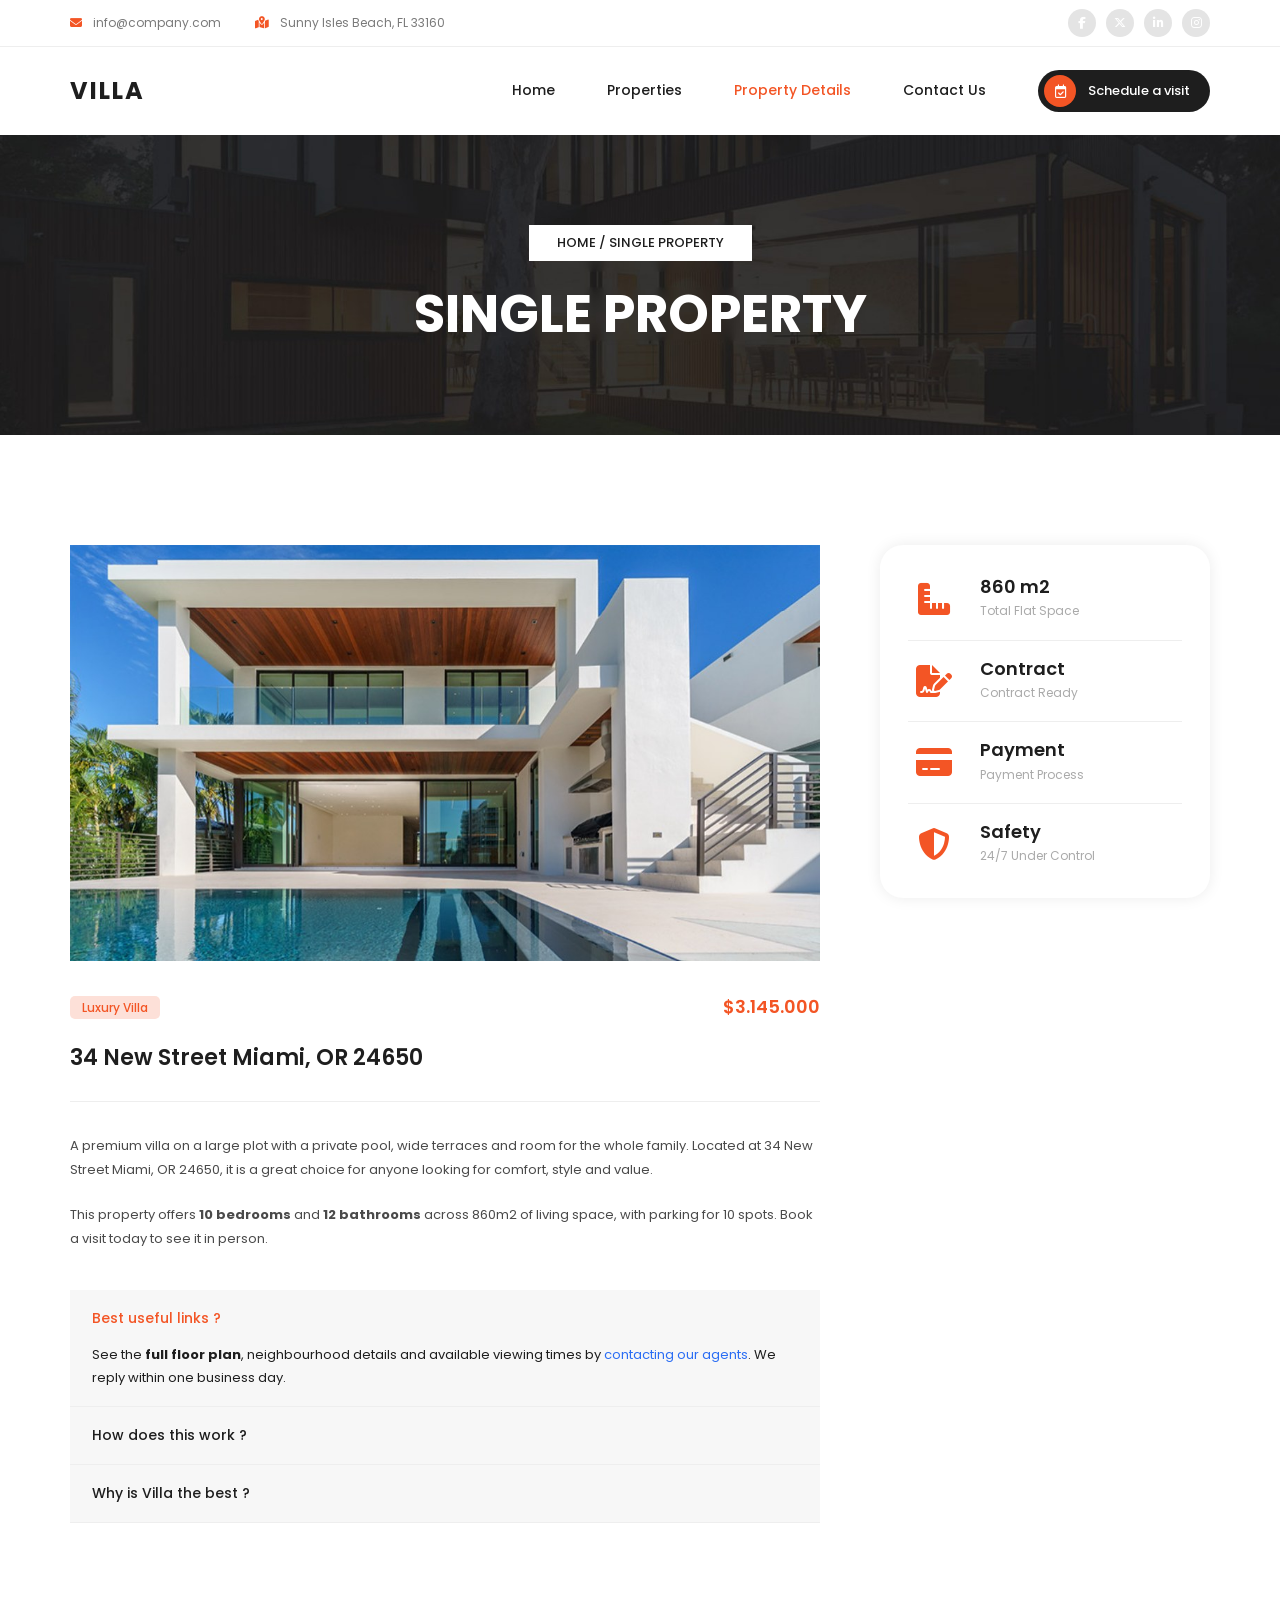
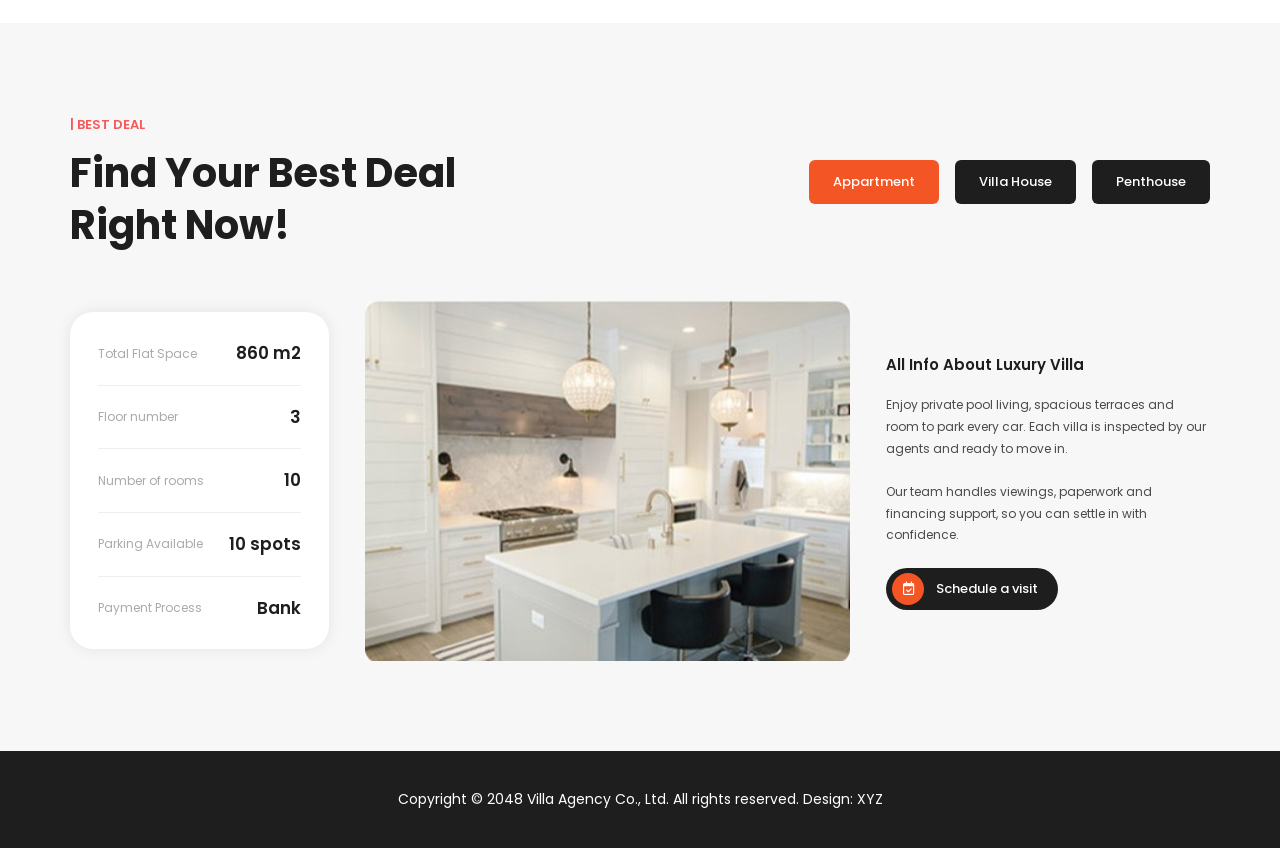
<file: villa-website/property-9.html>
<!DOCTYPE html>
<html lang="en">

<head>
  <meta charset="UTF-8">
  <meta name="viewport" content="width=device-width, initial-scale=1">
  <title>Villa – Property Details</title>
  <link rel="preconnect" href="https://fonts.googleapis.com">
  <link href="https://fonts.googleapis.com/css2?family=Poppins:wght@300;400;500;600;700&display=swap" rel="stylesheet">
  <link rel="stylesheet" href="https://cdnjs.cloudflare.com/ajax/libs/font-awesome/6.5.1/css/all.min.css">
  <link rel="stylesheet" href="style.css">
</head>

<body>
  <div class="topbar">
    <div class="container">
      <div class="topinfo"><span><i class="ico fa-solid fa-envelope"></i> info@company.com</span><span><i
            class="ico fa-solid fa-map-location-dot"></i> Sunny Isles Beach, FL 33160</span></div>
      <div class="social"><a href="#" aria-label="Facebook"><i class="fa-brands fa-facebook-f"></i></a><a href="#"
          aria-label="Twitter"><i class="fa-brands fa-x-twitter"></i></a><a href="#" aria-label="LinkedIn"><i
            class="fa-brands fa-linkedin-in"></i></a><a href="#" aria-label="Instagram"><i
            class="fa-brands fa-instagram"></i></a></div>
    </div>
  </div>
  <header class="site-header">
    <div class="container nav">
      <a href="index.html" class="logo">VILLA</a>
      <input type="checkbox" id="menu-toggle"><label for="menu-toggle" class="burger"><i
          class="fa-solid fa-bars"></i></label>
      <ul class="menu">
        <li><a href="index.html">Home</a></li>
        <li><a href="properties.html">Properties</a></li>
        <li><a href="property-1.html" class=active>Property Details</a></li>
        <li><a href="contact.html">Contact Us</a></li>
        <li><a href="contact.html" class="btn btn-dark btn-sm"><span class="dot"><i
                class="fa-regular fa-calendar-check"></i></span>Schedule a visit</a></li>
      </ul>
    </div>
  </header>
  <section class="banner">
    <div class="banner-inner"><span class="crumb">HOME / SINGLE PROPERTY</span>
      <h1>Single Property</h1>
    </div>
  </section>
  <section class="single container">
    <div class="single-main">
      <img src="images/big-p1.jpg" alt="34 New Street Miami, OR 24650">
      <div class="card-top"><span class="tag">Luxury Villa</span><span class="price">$3.145.000</span></div>
      <h3>34 New Street Miami, OR 24650</h3>
      <hr>
      <p>A premium villa on a large plot with a private pool, wide terraces and room for the whole family. Located at 34
        New Street Miami, OR 24650, it is a great choice for anyone looking for comfort, style and value.</p>
      <p>This property offers <b>10 bedrooms</b> and <b>12 bathrooms</b> across 860m2 of living space, with parking for
        10 spots. Book a visit today to see it in person.</p>
      <div class="accordion flat">
        <details open>
          <summary>Best useful links ?</summary>
          <p>See the <b>full floor plan</b>, neighbourhood details and available viewing times by <a
              href="contact.html">contacting our agents</a>. We reply within one business day.</p>
        </details>
        <details>
          <summary>How does this work ?</summary>
          <p>Choose a property, schedule a visit and our agent will show you around, then help with the paperwork.</p>
        </details>
        <details>
          <summary>Why is Villa the best ?</summary>
          <p>Verified listings, honest pricing and friendly local experts available around the clock.</p>
        </details>
      </div>
    </div>
    <aside class="feat-stats">
      <div class="stat"><i class="fa-solid fa-ruler-combined"></i>
        <div>
          <h5>860 m2</h5><small>Total Flat Space</small>
        </div>
      </div>
      <div class="stat"><i class="fa-solid fa-file-signature"></i>
        <div>
          <h5>Contract</h5><small>Contract Ready</small>
        </div>
      </div>
      <div class="stat"><i class="fa-solid fa-credit-card"></i>
        <div>
          <h5>Payment</h5><small>Payment Process</small>
        </div>
      </div>
      <div class="stat"><i class="fa-solid fa-shield-halved"></i>
        <div>
          <h5>Safety</h5><small>24/7 Under Control</small>
        </div>
      </div>
    </aside>
  </section>
  <section class="deal">
    <div class="container">
      <div class="deal-head">
        <div class="section-head left">
          <h6>| Best Deal</h6>
          <h2>Find Your Best Deal<br>Right Now!</h2>
        </div>
        <div class="tabs"><a class="btn btn-accent sq" href="properties.html">Appartment</a><a class="btn btn-dark sq"
            href="properties.html">Villa House</a><a class="btn btn-dark sq" href="properties.html">Penthouse</a></div>
      </div>
      <div class="deal-grid">
        <div class="spec-card">
          <p><span>Total Flat Space</span><b>860 m2</b></p>
          <p><span>Floor number</span><b>3</b></p>
          <p><span>Number of rooms</span><b>10</b></p>
          <p><span>Parking Available</span><b>10 spots</b></p>
          <p><span>Payment Process</span><b>Bank</b></p>
        </div>
        <img class="deal-img" src="images/big-p6.jpg" alt="Interior">
        <div class="deal-text">
          <h4>All Info About Luxury Villa</h4>
          <p>Enjoy private pool living, spacious terraces and room to park every car. Each villa is inspected by our
            agents and ready to move in.</p>
          <p>Our team handles viewings, paperwork and financing support, so you can settle in with confidence.</p>
          <a href="contact.html" class="btn btn-dark btn-sm"><span class="dot"><i
                class="fa-regular fa-calendar-check"></i></span>Schedule a visit</a>
        </div>
      </div>
    </div>
  </section>
  <footer>
    <div class="container">
      <p>Copyright © 2048 Villa Agency Co., Ltd. All rights reserved. Design: XYZ</p>
    </div>
  </footer>
</body>

</html>
</file>
<file: villa-website/style.css>
/* ===== Villa Real Estate – style.css ===== */
:root {
    --accent: #f35525;
    --dark: #1e1e1e;
    --text: #4a4a4a;
    --muted: #7a7a7a;
    --bg: #f7f7f7;
    --radius: 23px;
    --shadow: 0 0 15px rgba(0, 0, 0, .08)
}

* {
    box-sizing: border-box;
    margin: 0;
    padding: 0
}

html {
    scroll-behavior: smooth
}

body {
    font-family: 'Poppins', sans-serif;
    font-size: 14px;
    line-height: 1.8;
    color: var(--text);
    background: #fff
}

a {
    color: inherit;
    text-decoration: none
}

ul {
    list-style: none
}

img {
    display: block;
    max-width: 100%
}

.container {
    width: min(1140px, 92%);
    margin-inline: auto
}

/* top bar */
.topbar {
    font-size: 12px;
    color: var(--muted);
    padding: 9px 0;
    border-bottom: 1px solid #eee
}

.topbar .container {
    display: flex;
    justify-content: space-between;
    align-items: center
}

.topinfo {
    display: flex;
    gap: 34px
}

.ico {
    color: var(--accent);
    font-style: normal;
    margin-right: 8px
}

.social {
    display: flex;
    gap: 10px
}

.social a {
    width: 28px;
    height: 28px;
    border-radius: 50%;
    background: #e4e4e4;
    color: #fff;
    font-size: 12px;
    display: grid;
    place-items: center
}

.social a:hover {
    background: var(--accent)
}

/* header */
.site-header {
    background: #fff;
    position: sticky;
    top: 0;
    z-index: 50
}

.nav {
    display: flex;
    justify-content: space-between;
    align-items: center;
    height: 88px
}

.logo {
    font-weight: 700;
    font-size: 24px;
    letter-spacing: 2px;
    color: var(--dark)
}

.menu {
    display: flex;
    align-items: center;
    gap: 52px;
    font-size: 14px;
    font-weight: 500;
    color: var(--dark)
}

.menu a:not(.btn):hover,
.menu a.active {
    color: var(--accent)
}

#menu-toggle,
.burger {
    display: none
}

/* buttons */
.btn {
    display: inline-flex;
    align-items: center;
    gap: 12px;
    border-radius: 25px;
    font-weight: 500;
    font-size: 13px;
    padding: 0 24px;
    height: 42px;
    border: 0;
    cursor: pointer;
    transition: .3s;
    font-family: inherit
}

.btn-sm {
    height: 42px;
    padding: 0 20px 0 6px
}

.btn-dark {
    background: var(--dark);
    color: #fff
}

.btn-dark:hover {
    background: var(--accent)
}

.btn-accent {
    background: var(--accent);
    color: #fff
}

.btn-accent:hover {
    background: var(--dark)
}

.btn.sq {
    border-radius: 6px;
    height: 44px;
    padding: 0 24px
}

.dot {
    width: 32px;
    height: 32px;
    border-radius: 50%;
    background: var(--accent);
    display: grid;
    place-items: center;
    font-size: 13px;
    color: #fff
}

/* hero */
.hero {
    position: relative;
    min-height: 600px;
    display: flex;
    align-items: center;
    color: #fff;
    background: linear-gradient(90deg, #27395a 0%, #27395a 58%, rgba(39, 57, 90, 0) 86%), url("images/hero.jpg") right center/auto 100% no-repeat, #27395a
}

.hero-text {
    padding-left: 6%
}

.loc {
    display: inline-block;
    background: #fff;
    color: var(--dark);
    font-size: 12px;
    font-weight: 500;
    padding: 3px 16px;
    margin-bottom: 22px
}

.loc em {
    color: var(--accent);
    font-style: normal
}

.hero h1 {
    font-size: clamp(36px, 5vw, 58px);
    line-height: 1.18;
    font-weight: 700;
    text-transform: uppercase
}

.dots {
    position: absolute;
    left: 50%;
    bottom: 22px;
    display: flex;
    gap: 6px
}

.dots i {
    width: 7px;
    height: 7px;
    border-radius: 50%;
    background: #fff;
    opacity: .6
}

.dots i.on {
    background: var(--accent);
    opacity: 1
}

/* section heads */
.section-head {
    text-align: center;
    margin-bottom: 50px
}

.section-head h6 {
    color: #f35a5a;
    font-size: 13px;
    font-weight: 600;
    text-transform: uppercase;
    margin-bottom: 10px
}

.section-head h2 {
    font-size: clamp(26px, 3.4vw, 40px);
    font-weight: 700;
    color: var(--dark);
    line-height: 1.3
}

.section-head.left {
    text-align: left;
    margin-bottom: 24px
}

.section-head.light h2,
.section-head.light h6 {
    color: #fff
}

.section-head.light h6 {
    color: var(--accent)
}

/* featured */
.featured {
    display: grid;
    grid-template-columns: .8fr 1.45fr 1fr;
    gap: 34px;
    align-items: center;
    padding: 110px 0 100px
}

.feat-img {
    position: relative
}

.feat-img img {
    width: 100%;
    border-radius: 0
}

.fab {
    position: absolute;
    left: -22px;
    bottom: -30px;
    width: 64px;
    height: 64px;
    border-radius: 50%;
    background: var(--accent);
    color: #fff;
    display: grid;
    place-items: center;
    font-size: 24px;
    box-shadow: 0 8px 20px rgba(243, 85, 37, .4)
}

.accordion {
    background: var(--bg)
}

.accordion details {
    padding: 14px 22px;
    font-size: 13px;
    border-bottom: 1px solid #eee
}

.accordion summary {
    cursor: pointer;
    font-weight: 500;
    color: var(--dark);
    list-style: none
}

.accordion summary::-webkit-details-marker {
    display: none
}

.accordion details[open] summary {
    color: var(--accent)
}

.accordion p {
    margin-top: 12px;
    color: var(--text);
    font-size: 13px
}

.accordion p a,
.single-main p a {
    color: #2a6df4
}

.feat-stats {
    background: #fff;
    border-radius: var(--radius);
    box-shadow: var(--shadow);
    padding: 14px 28px
}

.stat {
    display: flex;
    gap: 20px;
    align-items: center;
    padding: 16px 0;
    border-bottom: 1px solid #eee
}

.stat:last-child {
    border: 0
}

.stat i {
    font-size: 32px;
    color: var(--accent);
    width: 52px;
    text-align: center
}

.stat h5 {
    font-size: 18px;
    color: var(--dark);
    font-weight: 600;
    line-height: 1.3
}

.stat small {
    font-size: 12px;
    color: #aaa
}

/* video */
.video {
    background: linear-gradient(rgba(40, 35, 30, .78), rgba(40, 35, 30, .78)), url("images/banner.jpg") center/cover;
    padding: 100px 0 0;
    position: relative
}

.video .section-head {
    margin-bottom: 46px
}

.video-box {
    width: min(940px, 92%);
    margin: 0 auto;
    border-radius: 0;
    overflow: hidden;
    box-shadow: 0 20px 40px rgba(0, 0, 0, .25);
    position: relative;
    z-index: 2
}

.video-box img {
    width: 100%
}

.counters {
    display: flex;
    justify-content: space-between;
    gap: 20px;
    margin-top: -20px;
    padding: 130px 4% 70px;
    background: #fff;
    width: 100%;
    max-width: none;
    position: relative
}

.video {
    padding-bottom: 0
}

.video .counters {
    background: #fff;
    margin-top: -90px;
    padding-top: 140px;
    width: 100%;
    justify-content: space-around
}

.counter {
    position: relative;
    display: flex;
    align-items: center;
    gap: 14px;
    background: #fff;
    border-radius: 12px;
    box-shadow: var(--shadow);
    padding: 18px 28px;
    font-size: 12px;
    line-height: 1.4;
    color: var(--dark);
    font-weight: 500
}

.counter::after {
    content: "";
    position: absolute;
    right: -14px;
    top: -14px;
    width: 36px;
    height: 36px;
    border-radius: 50%;
    background: var(--accent)
}

.counter b {
    font-size: 40px;
    color: var(--accent);
    font-weight: 700;
    line-height: 1
}

/* deal */
.deal {
    background: var(--bg);
    padding: 90px 0
}

.deal-head {
    display: flex;
    justify-content: space-between;
    align-items: center;
    margin-bottom: 50px;
    gap: 20px;
    flex-wrap: wrap
}

.deal-head .section-head {
    margin: 0
}

.tabs {
    display: flex;
    gap: 16px
}

.deal-grid {
    display: grid;
    grid-template-columns: .8fr 1.5fr 1fr;
    gap: 36px;
    align-items: center
}

.spec-card {
    background: #fff;
    border-radius: var(--radius);
    box-shadow: var(--shadow);
    padding: 10px 28px
}

.spec-card p {
    display: flex;
    justify-content: space-between;
    align-items: center;
    padding: 16px 0;
    font-size: 12px;
    border-bottom: 1px solid #eee
}

.spec-card p:last-child {
    border: 0
}

.spec-card span {
    color: #aaa
}

.spec-card b {
    color: var(--dark);
    font-size: 17px;
    font-weight: 600
}

.deal-img {
    width: 100%;
    border-radius: 0
}

.deal-text h4 {
    font-size: 15px;
    color: var(--dark);
    font-weight: 600;
    margin-bottom: 16px
}

.deal-text p {
    font-size: 12px;
    color: var(--text);
    margin-bottom: 22px
}

/* cards */
.props {
    padding: 100px 0 90px
}

.card {
    background: #fafafa;
    border-radius: var(--radius);
    padding: 24px 24px 26px;
    transition: .3s
}

.card:hover {
    transform: translateY(-6px);
    box-shadow: var(--shadow)
}

.card-img {
    display: block;
    overflow: hidden;
    border-radius: var(--radius)
}

.card-img img {
    width: 100%;
    aspect-ratio: 4/3;
    object-fit: cover;
    transition: .4s
}

.card:hover .card-img img {
    transform: scale(1.05)
}

.grid-3 {
    display: grid;
    grid-template-columns: repeat(3, 1fr);
    gap: 30px
}

.card-top {
    display: flex;
    justify-content: space-between;
    align-items: center;
    margin-top: 22px
}

.tag {
    display: inline-block;
    background: #fde0d8;
    color: var(--accent);
    font-size: 12px;
    font-weight: 500;
    padding: 1px 12px;
    border-radius: 5px
}

.price {
    color: var(--accent);
    font-weight: 600;
    font-size: 18px
}

.card h4 {
    margin: 14px 0 14px;
    font-size: 17px;
    font-weight: 600;
    color: var(--dark)
}

.card h4 a:hover {
    color: var(--accent)
}

.specs {
    display: flex;
    flex-wrap: wrap;
    gap: 0 16px;
    font-size: 13px;
    color: var(--muted);
    padding-bottom: 18px;
    border-bottom: 1px solid #eee
}

.specs b {
    color: var(--dark);
    font-weight: 500
}

.card-foot {
    text-align: center;
    margin-top: 24px
}

/* filter (CSS only) */
.filterable input {
    position: absolute;
    opacity: 0;
    pointer-events: none
}

.filters {
    display: flex;
    justify-content: center;
    gap: 16px;
    flex-wrap: wrap;
    margin-bottom: 60px
}

.filters label {
    cursor: pointer
}

#f-all:checked~.filters [for=f-all],
#f-apartment:checked~.filters [for=f-apartment],
#f-villa:checked~.filters [for=f-villa],
#f-penthouse:checked~.filters [for=f-penthouse] {
    background: var(--accent)
}

#f-apartment:checked~.grid-3 .card:not([data-cat=apartment]),
#f-villa:checked~.grid-3 .card:not([data-cat=villa]),
#f-penthouse:checked~.grid-3 .card:not([data-cat=penthouse]) {
    display: none
}

.pager {
    display: flex;
    justify-content: center;
    gap: 12px;
    margin-top: 70px
}

.pager a {
    width: 36px;
    height: 36px;
    border-radius: 50%;
    background: var(--dark);
    color: #fff;
    display: grid;
    place-items: center;
    font-size: 13px;
    font-weight: 500
}

.pager a.on,
.pager a:hover {
    background: var(--accent)
}

/* page banner */
.banner {
    background: url("images/banner.jpg") center/cover;
    height: 300px;
    display: grid;
    place-items: center;
    text-align: center;
    color: #fff
}

.crumb {
    display: inline-block;
    background: #fff;
    color: var(--dark);
    font-size: 13px;
    font-weight: 500;
    padding: 6px 28px;
    text-transform: uppercase;
    margin-bottom: 22px
}

.banner h1 {
    font-size: clamp(34px, 4.4vw, 52px);
    font-weight: 700;
    text-transform: uppercase;
    line-height: 1.2
}

/* single property */
.single {
    display: grid;
    grid-template-columns: 1fr 330px;
    gap: 60px;
    align-items: start;
    padding: 110px 0 100px
}

.single-main img {
    width: 100%;
    margin-bottom: 30px
}

.single-main h3 {
    font-size: 22px;
    color: var(--dark);
    font-weight: 600;
    margin: 14px 0 24px
}

.single-main hr {
    border: 0;
    border-top: 1px solid #eee;
    margin-bottom: 32px
}

.single-main p {
    font-size: 13px;
    margin-bottom: 22px
}

.accordion.flat {
    margin-top: 40px
}

.accordion.flat details {
    padding: 16px 22px;
    font-size: 14px
}

.accordion.flat p {
    color: var(--dark);
    margin-bottom: 0
}

/* contact */
.contact-page {
    padding: 110px 0 80px
}

.contact-grid {
    display: grid;
    grid-template-columns: 1fr 1fr;
    gap: 80px;
    align-items: start
}

.contact-left p {
    font-size: 13px;
    margin: 34px 0 40px;
    max-width: 520px
}

.info-cards {
    display: grid;
    gap: 30px;
    max-width: 300px
}

.info {
    display: flex;
    align-items: center;
    gap: 26px;
    background: #fff;
    border-radius: 6px;
    box-shadow: var(--shadow);
    padding: 30px 36px
}

.info i {
    font-size: 34px;
    color: var(--accent);
    width: 44px;
    text-align: center
}

.info h5 {
    font-size: 17px;
    color: var(--dark);
    font-weight: 600;
    line-height: 1.3
}

.info small {
    color: #aaa;
    font-size: 13px
}

.form {
    background: #fff;
    border-radius: 8px;
    padding: 30px 36px 40px;
    box-shadow: var(--shadow)
}

.form label {
    display: block;
    font-size: 14px;
    font-weight: 500;
    color: var(--dark);
    margin-bottom: 22px
}

.form input,
.form textarea {
    display: block;
    width: 100%;
    margin-top: 14px;
    border: 0;
    background: #f4f4f4;
    border-radius: 25px;
    padding: 14px 20px;
    font: inherit;
    font-size: 13px;
    outline: 2px solid transparent;
    transition: .2s
}

.form textarea {
    border-radius: 25px;
    resize: vertical;
    min-height: 150px
}

.form input:focus,
.form textarea:focus {
    outline-color: var(--accent)
}

.map-wrap {
    padding-bottom: 110px
}

.map img {
    width: 100%;
    border-radius: 20px;
    box-shadow: var(--shadow)
}

.map iframe {
  display: block;
  width: 100%;
  height: 420px;
  border: 0;
  border-radius: 20px;
  box-shadow: var(--shadow);
}

.contact {
    background: linear-gradient(rgba(35, 35, 30, .72), rgba(35, 35, 30, .72)), url("images/banner.jpg") center/cover;
    padding: 100px 0
}

.contact .section-head {
    margin-bottom: 46px
}

.contact-grid.home {
    gap: 30px;
    grid-template-columns: 1.25fr 1fr
}

.contact-grid.home .info-cards.row {
    grid-template-columns: 1fr 1fr;
    max-width: none;
    margin-top: 30px;
    gap: 24px
}

.contact-grid.home .info {
    padding: 22px 24px;
    gap: 18px
}

.contact-grid.home .map img {
    border-radius: 6px
}

/* footer */
footer {
    background: var(--dark);
    color: #fff;
    text-align: center;
    padding: 36px 0;
    font-size: 14px
}

/* responsive */
@media(max-width:992px) {

    .featured,
    .single,
    .deal-grid {
        grid-template-columns: 1fr
    }

    .grid-3 {
        grid-template-columns: repeat(2, 1fr)
    }

    .contact-grid,
    .contact-grid.home {
        grid-template-columns: 1fr;
        gap: 40px
    }

    .menu {
        gap: 26px
    }

    .counters {
        flex-direction: column;
        align-items: center
    }
}

@media(max-width:768px) {
    .topinfo {
        flex-direction: column;
        gap: 0;
        font-size: 11px
    }

    .social {
        display: none
    }

    .burger {
        display: block;
        font-size: 26px;
        cursor: pointer;
        color: var(--dark)
    }

    .nav {
        height: 70px
    }

    .menu {
        position: absolute;
        top: 70px;
        left: 0;
        right: 0;
        background: #fff;
        flex-direction: column;
        align-items: flex-start;
        gap: 16px;
        padding: 20px 4%;
        display: none;
        box-shadow: 0 10px 20px rgba(0, 0, 0, .08)
    }

    #menu-toggle:checked~.menu {
        display: flex
    }

    .grid-3 {
        grid-template-columns: 1fr
    }

    .hero {
        min-height: 460px;
        background-size: cover
    }

    .hero-text {
        padding-left: 4%
    }

    .deal-head {
        flex-direction: column;
        align-items: flex-start
    }

    .tabs {
        flex-wrap: wrap
    }
}
</file>
